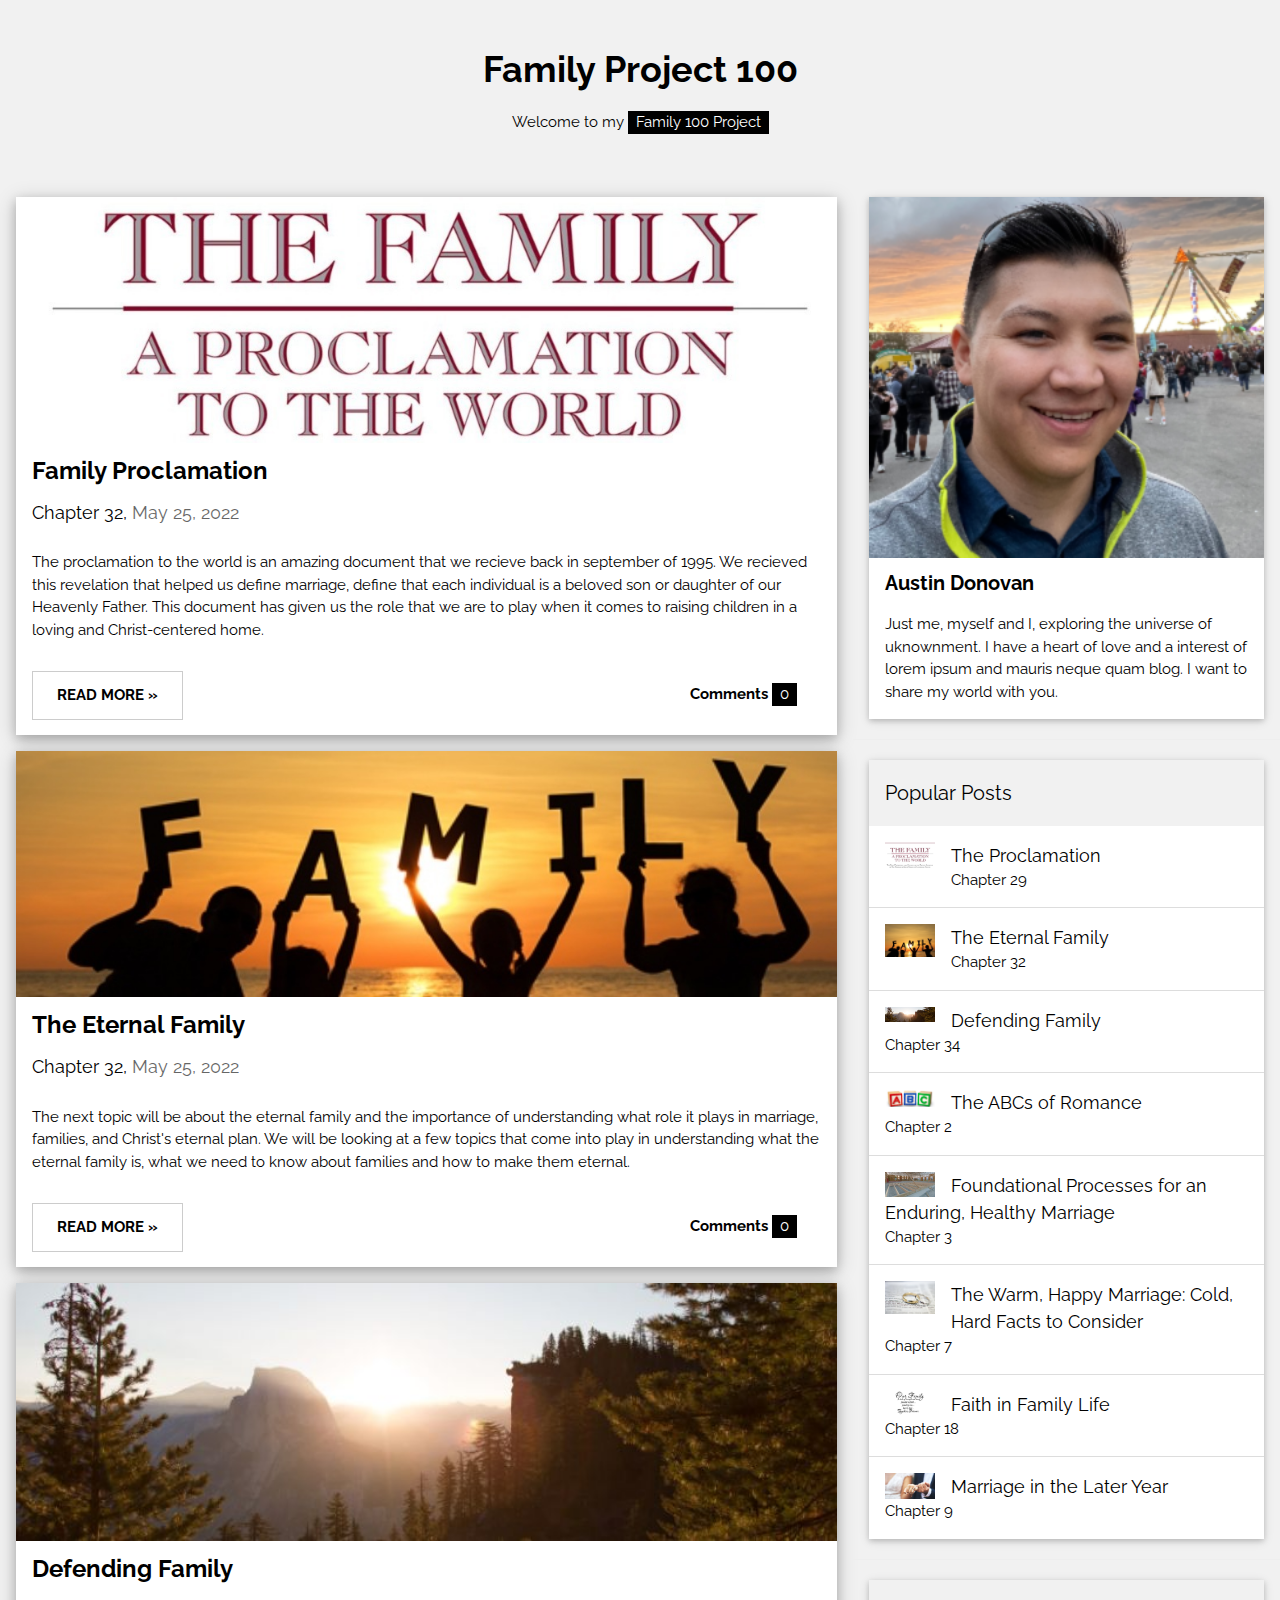
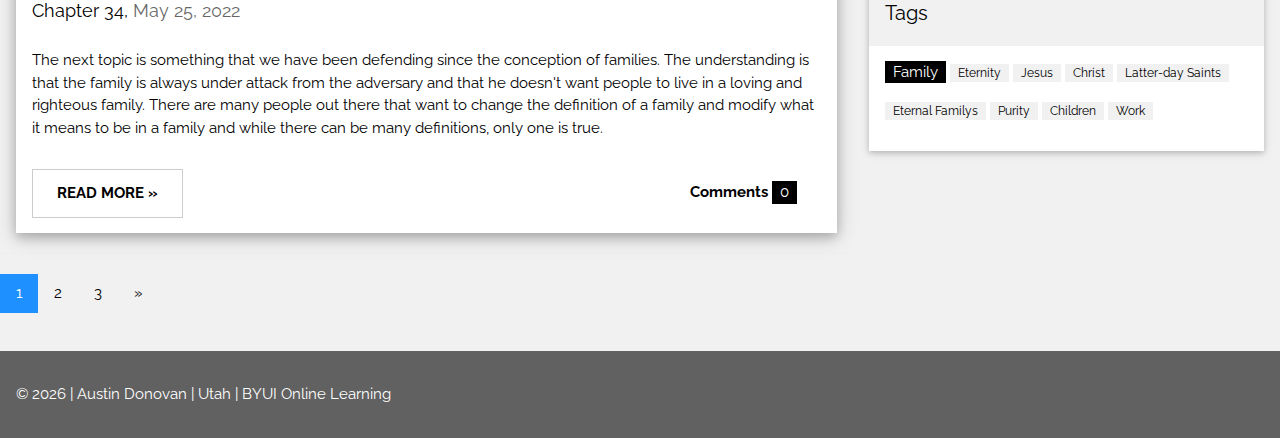
<file: index.html>
<!DOCTYPE html>
<html>
  <head>
    <title>Family 100 Project</title>
    <meta charset="UTF-8" />
    <meta name="viewport" content="width=device-width, initial-scale=1" />
    <!-- <link rel="stylesheet" href="https://www.w3schools.com/w3css/4/w3.css" /> -->
    <link rel="stylesheet" href="./style.css" />
    <link
      rel="stylesheet"
      href="https://fonts.googleapis.com/css?family=Raleway"
    />
    <style>
      body,
      h1,
      h2,
      h3,
      h4,
      h5 {
        font-family: "Raleway", sans-serif;
      }
    </style>
  </head>

  <body class="w3-light-grey">
    <!-- w3-content defines a container for fixed size centered content, 
and is wrapped around the whole page content, except for the footer in this example -->
    <div class="w3-content" style="max-width: 1400px">
      <!-- Header -->
      <header class="w3-container w3-center w3-padding-32">
        <h1>
          <b><a class="title" href="./index.html">Family Project 100</a></b>
        </h1>
        <p>Welcome to my <span class="w3-tag">Family 100 Project</span></p>
      </header>

      <!-- Grid -->
      <div class="w3-row">
        <!-- Blog entries -->
        <div class="w3-col l8 s12">
          <!-- Proclamation blog post -->
          <div class="w3-card-4 w3-margin w3-white">
            <img
              src="./images/family-proc2.jpg"
              alt="Nature"
              style="width: 100%; height: 50%"
            />
            <div class="w3-container">
              <h3><b>Family Proclamation</b></h3>
              <h5>
                Chapter 32,
                <span class="w3-opacity">May 25, 2022</span>
              </h5>
            </div>

            <div class="w3-container">
              <p>
                The proclamation to the world is an amazing document that we
                recieve back in september of 1995. We recieved this revelation
                that helped us define marriage, define that each individual is a
                beloved son or daughter of our Heavenly Father. This document
                has given us the role that we are to play when it comes to
                raising children in a loving and Christ-centered home.
              </p>
              <div class="w3-row">
                <div class="w3-col m8 s12">
                  <p>
                    <button
                      class="w3-button w3-padding-large w3-white w3-border"
                      onclick="location.href='./pages/family_proc.html'"
                    >
                      <b>READ MORE »</b>
                    </button>
                  </p>
                </div>
                <div class="w3-col m4 w3-hide-small">
                  <p>
                    <span class="w3-padding-large w3-right"
                      ><b>Comments </b> <span class="w3-tag">0</span></span
                    >
                  </p>
                </div>
              </div>
            </div>
          </div>
          <!-- Eternal family blog post -->
          <div class="w3-card-4 w3-margin w3-white">
            <img
              src="./images/cropped-family.jpeg"
              alt="Nature"
              style="width: 100%"
            />
            <div class="w3-container">
              <h3><b>The Eternal Family</b></h3>
              <h5>
                Chapter 32,
                <span class="w3-opacity">May 25, 2022</span>
              </h5>
            </div>

            <div class="w3-container">
              <p>
                The next topic will be about the eternal family and the
                importance of understanding what role it plays in marriage,
                families, and Christ's eternal plan. We will be looking at a few
                topics that come into play in understanding what the eternal
                family is, what we need to know about families and how to make
                them eternal.
              </p>
              <div class="w3-row">
                <div class="w3-col m8 s12">
                  <p>
                    <button
                      class="w3-button w3-padding-large w3-white w3-border"
                      onclick="location.href='./pages/eternal_family.html'"
                    >
                      <b>READ MORE »</b>
                    </button>
                  </p>
                </div>
                <div class="w3-col m4 w3-hide-small">
                  <p>
                    <span class="w3-padding-large w3-right"
                      ><b>Comments </b> <span class="w3-tag">0</span></span
                    >
                  </p>
                </div>
              </div>
            </div>
          </div>
          <!-- Efending the Family -->
          <div class="w3-card-4 w3-margin w3-white">
            <img src="./images/nature.jpeg" alt="Nature" style="width: 100%" />
            <div class="w3-container">
              <h3><b>Defending Family</b></h3>
              <h5>
                Chapter 34,
                <span class="w3-opacity">May 25, 2022</span>
              </h5>
            </div>

            <div class="w3-container">
              <p>
                The next topic is something that we have been defending since
                the conception of families. The understanding is that the family
                is always under attack from the adversary and that he doesn't
                want people to live in a loving and righteous family. There are
                many people out there that want to change the definition of a
                family and modify what it means to be in a family and while
                there can be many definitions, only one is true.
              </p>
              <div class="w3-row">
                <div class="w3-col m8 s12">
                  <p>
                    <button
                      class="w3-button w3-padding-large w3-white w3-border"
                      onclick="location.href='./pages/defending_family.html'"
                    >
                      <b>READ MORE »</b>
                    </button>
                  </p>
                </div>
                <div class="w3-col m4 w3-hide-small">
                  <p>
                    <span class="w3-padding-large w3-right"
                      ><b>Comments </b> <span class="w3-tag">0</span></span
                    >
                  </p>
                </div>
              </div>
            </div>
          </div>

          <hr />

          <!-- END BLOG ENTRIES -->
          <div class="pagination">
            <a class="active" href="./index.html">1</a>
            <a href="./index_page2.html">2</a>
            <a href="./index_page3.html">3</a>
            <a href="./index.html">&raquo;</a>
          </div>
        </div>

        <!-- Introduction menu -->
        <div class="w3-col l4">
          <!-- About Card -->
          <div class="w3-card w3-margin w3-margin-top">
            <img src="./images/profile resize.png" style="width: 100%" />
            <div class="w3-container w3-white">
              <h4><b>Austin Donovan</b></h4>
              <p>
                Just me, myself and I, exploring the universe of uknownment. I
                have a heart of love and a interest of lorem ipsum and mauris
                neque quam blog. I want to share my world with you.
              </p>
            </div>
          </div>
          <hr />

          <!-- Posts -->
          <div class="w3-card w3-margin">
            <div class="w3-container w3-padding">
              <h4>Popular Posts</h4>
            </div>
            <ul class="w3-ul w3-hoverable w3-white">
              <li class="w3-padding-16">
                <img
                  src="./images/family-proclamation.jpeg"
                  alt="Image"
                  class="w3-left w3-margin-right"
                  style="width: 50px"
                />
                <span class="w3-large">The Proclamation</span><br />
                <span>Chapter 29</span>
              </li>
              <li class="w3-padding-16">
                <img
                  src="./images/family-image.jpeg"
                  alt="Image"
                  class="w3-left w3-margin-right"
                  style="width: 50px"
                />
                <span class="w3-large">The Eternal Family</span><br />
                <span>Chapter 32</span>
              </li>
              <li class="w3-padding-16">
                <img
                  src="./images/nature.jpeg"
                  alt="Image"
                  class="w3-left w3-margin-right"
                  style="width: 50px"
                />
                <span class="w3-large">Defending Family </span><br />
                <span>Chapter 34</span>
              </li>
              <li class="w3-padding-16">
                <img
                  src="./images/abc.jpeg"
                  alt="Image"
                  class="w3-left w3-margin-right"
                  style="width: 50px"
                />
                <span class="w3-large">The ABCs of Romance</span><br />
                <span>Chapter 2</span>
              </li>
              <li class="w3-padding-16">
                <img
                  src="./images/foundation.jpeg"
                  alt="Image"
                  class="w3-left w3-margin-right"
                  style="width: 50px"
                />
                <span class="w3-large"
                  >Foundational Processes for an Enduring, Healthy Marriage </span
                ><br />
                <span>Chapter 3</span>
              </li>
              <li class="w3-padding-16">
                <img
                  src="./images/marriage_rings.png"
                  alt="Image"
                  class="w3-left w3-margin-right"
                  style="width: 50px"
                />
                <span class="w3-large"
                  >The Warm, Happy Marriage: Cold, Hard Facts to Consider </span
                ><br />
                <span>Chapter 7</span>
              </li>
              <li class="w3-padding-16">
                <img
                  src="./images/faith_in_family.png"
                  alt="Image"
                  class="w3-left w3-margin-right"
                  style="width: 50px"
                />
                <span class="w3-large">Faith in Family Life</span><br />
                <span>Chapter 18</span>
              </li>
              <li class="w3-padding-16 w3-hide-medium w3-hide-small">
                <img
                  src="./images/marriage_image.jpeg"
                  alt="Image"
                  class="w3-left w3-margin-right"
                  style="width: 50px"
                />
                <span class="w3-large">Marriage in the Later Year </span><br />
                <span>Chapter 9</span>
              </li>
            </ul>
          </div>
          <hr />

          <!-- Labels / tags -->
          <div class="w3-card w3-margin">
            <div class="w3-container w3-padding">
              <h4>Tags</h4>
            </div>
            <div class="w3-container w3-white">
              <p>
                <span class="w3-tag w3-black w3-margin-bottom">Family</span>
                <span class="w3-tag w3-light-grey w3-small w3-margin-bottom"
                  >Eternity</span
                >
                <span class="w3-tag w3-light-grey w3-small w3-margin-bottom"
                  >Jesus</span
                >
                <span class="w3-tag w3-light-grey w3-small w3-margin-bottom"
                  >Christ</span
                >
                <span class="w3-tag w3-light-grey w3-small w3-margin-bottom"
                  >Latter-day Saints</span
                >
                <span class="w3-tag w3-light-grey w3-small w3-margin-bottom"
                  >Eternal Familys</span
                >
                <span class="w3-tag w3-light-grey w3-small w3-margin-bottom"
                  >Purity</span
                >
                <span class="w3-tag w3-light-grey w3-small w3-margin-bottom"
                  >Children</span
                >
                <span class="w3-tag w3-light-grey w3-small w3-margin-bottom"
                  >Work</span
                >
              </p>
            </div>
          </div>
          <!-- END Introduction Menu -->
        </div>
        <!-- END GRID -->
      </div>
      <br />
      <!-- END w3-content -->
    </div>

    <!-- Footer -->
    <footer class="w3-container w3-dark-grey w3-padding-32 w3-margin-top">
      © <span id="year"></span> | Austin Donovan | Utah |
      <a
        id="byuLink"
        target="_blank"
        rel="noopener noreferrer"
        href="https://byui.edu"
        >BYUI Online Learning</a
      >
    </footer>
    <script src="./script.js"></script>
  </body>
</html>
</file>
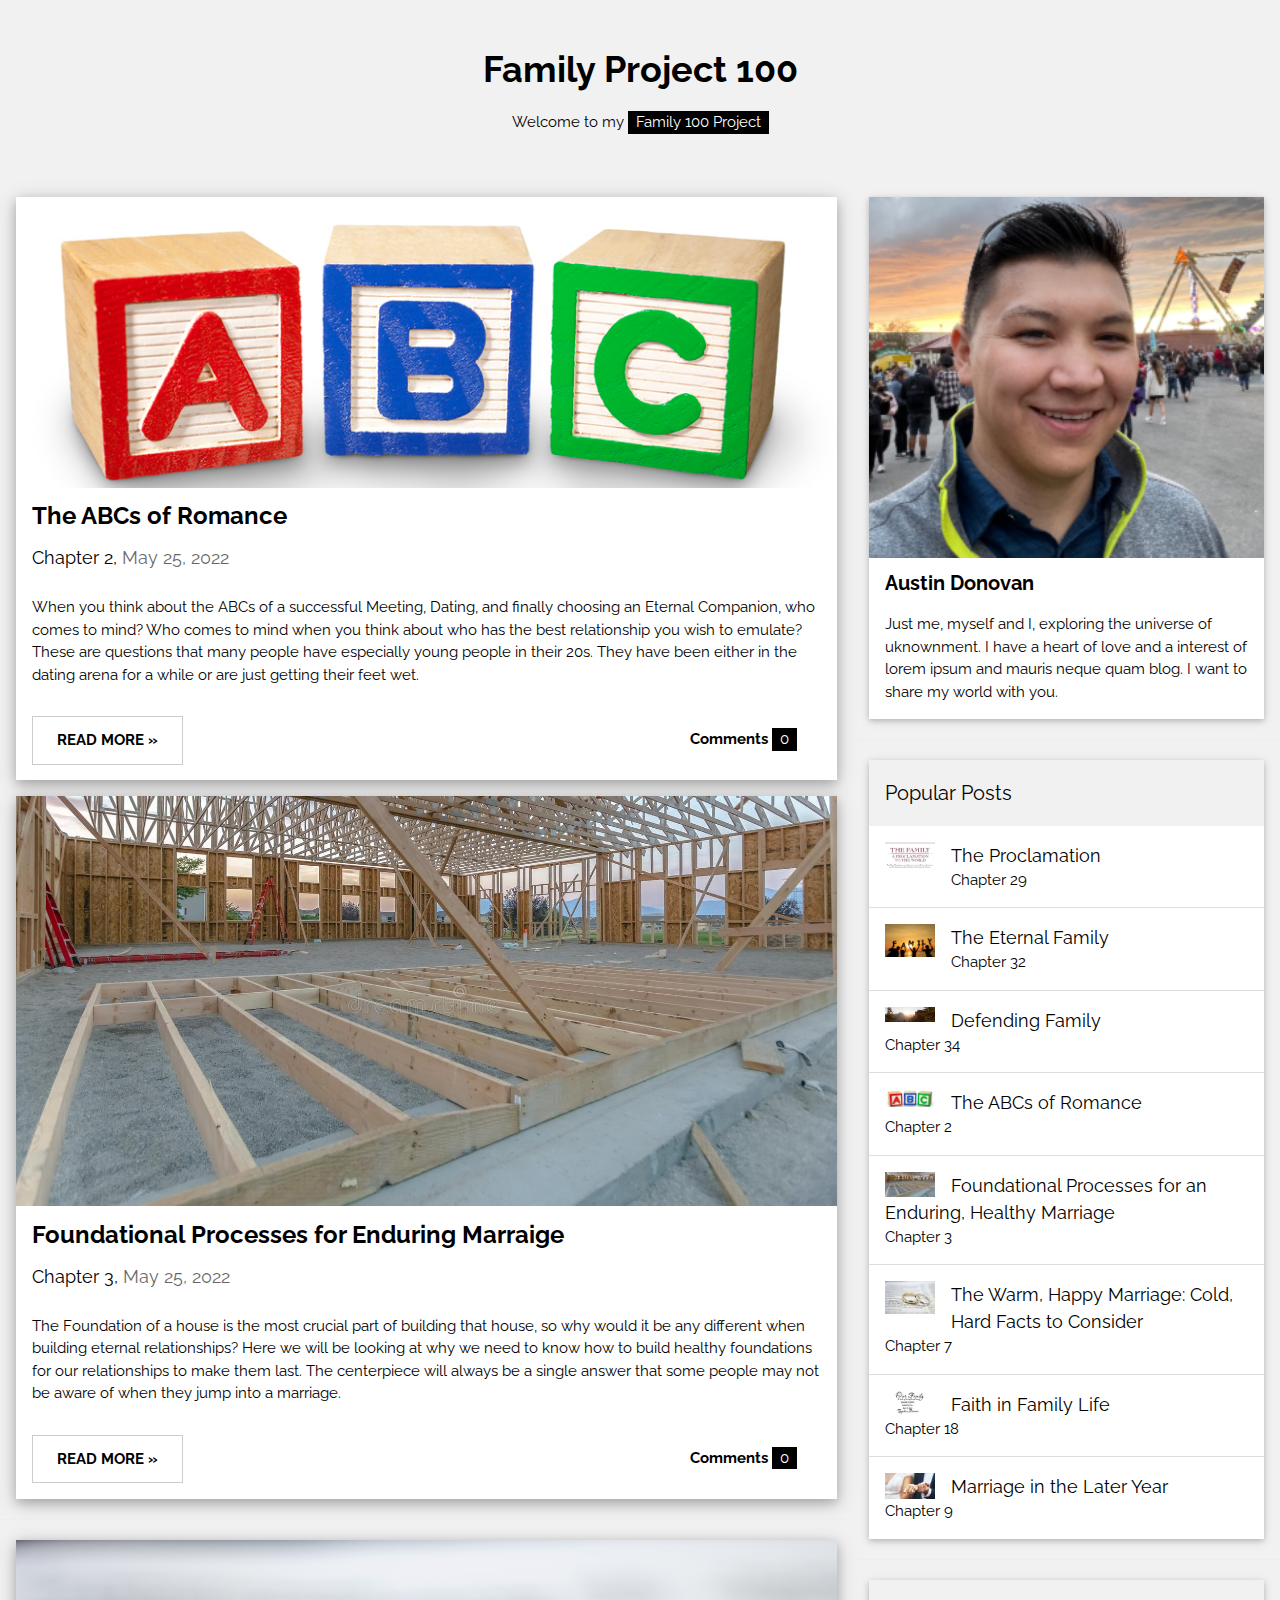
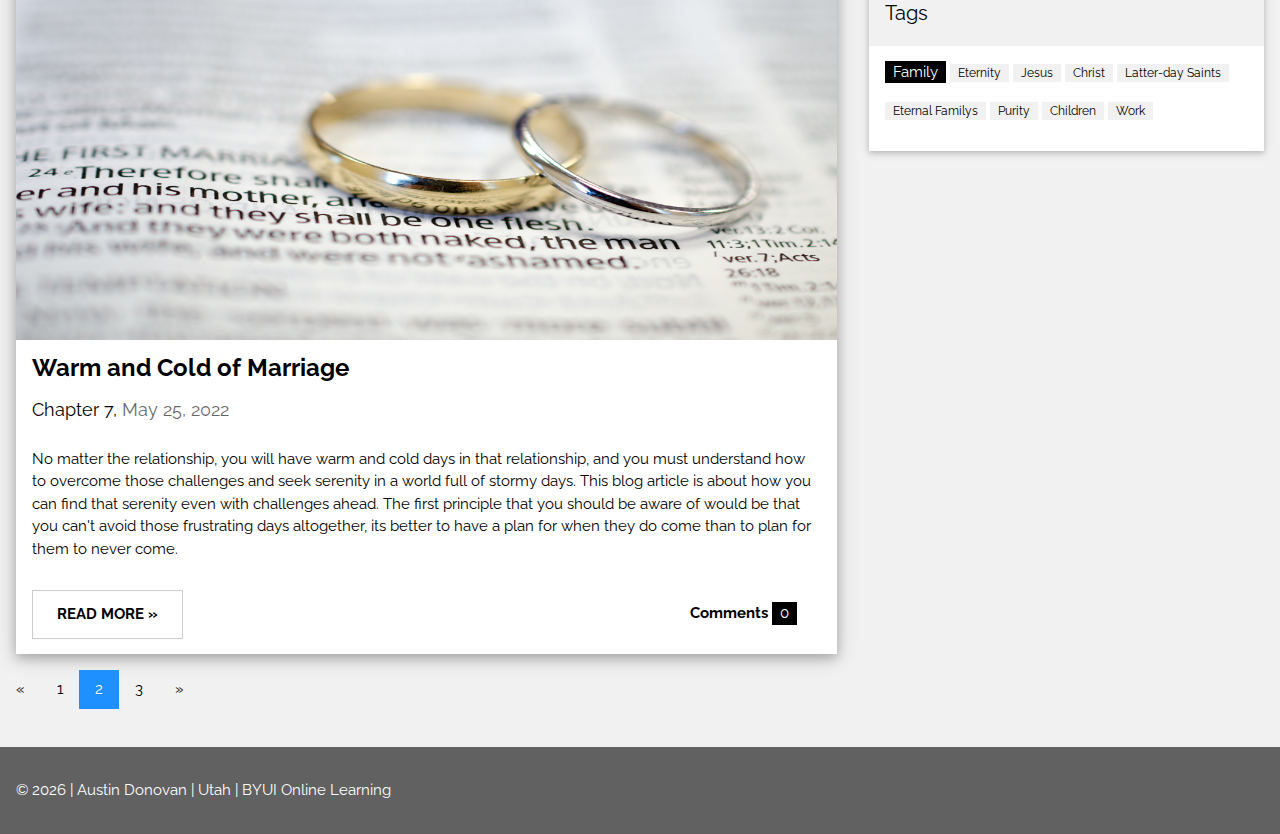
<file: index_page2.html>
<!DOCTYPE html>
<html>
  <head>
    <title>Family 100 Project</title>
    <meta charset="UTF-8" />
    <meta name="viewport" content="width=device-width, initial-scale=1" />
    <!-- <link rel="stylesheet" href="https://www.w3schools.com/w3css/4/w3.css" /> -->
    <link rel="stylesheet" href="./style.css" />
    <link
      rel="stylesheet"
      href="https://fonts.googleapis.com/css?family=Raleway"
    />
    <style>
      body,
      h1,
      h2,
      h3,
      h4,
      h5 {
        font-family: "Raleway", sans-serif;
      }
    </style>
  </head>

  <body class="w3-light-grey">
    <!-- w3-content defines a container for fixed size centered content, 
and is wrapped around the whole page content, except for the footer in this example -->
    <div class="w3-content" style="max-width: 1400px">
      <!-- Header -->
      <header class="w3-container w3-center w3-padding-32">
        <h1>
          <b><a class="title" href="./index.html">Family Project 100</a></b>
        </h1>
        <p>Welcome to my <span class="w3-tag">Family 100 Project</span></p>
      </header>

      <!-- Grid -->
      <div class="w3-row">
        <!-- Blog entries -->
        <div class="w3-col l8 s12">
          <!-- The ABCs of Romance blog post -->
          <div class="w3-card-4 w3-margin w3-white">
            <img src="./images/abc.jpeg" alt="Nature" style="width: 100%" />
            <div class="w3-container">
              <h3><b>The ABCs of Romance</b></h3>
              <h5>
                Chapter 2,
                <span class="w3-opacity">May 25, 2022</span>
              </h5>
            </div>

            <div class="w3-container">
              <p>
                When you think about the ABCs of a successful Meeting, Dating,
                and finally choosing an Eternal Companion, who comes to mind?
                Who comes to mind when you think about who has the best
                relationship you wish to emulate? These are questions that many
                people have especially young people in their 20s. They have been
                either in the dating arena for a while or are just getting their
                feet wet.
              </p>
              <div class="w3-row">
                <div class="w3-col m8 s12">
                  <p>
                    <button
                      class="w3-button w3-padding-large w3-white w3-border"
                      onclick="location.href='./pages/abcs_success.html'"
                    >
                      <b>READ MORE »</b>
                    </button>
                  </p>
                </div>
                <div class="w3-col m4 w3-hide-small">
                  <p>
                    <span class="w3-padding-large w3-right"
                      ><b>Comments </b> <span class="w3-tag">0</span></span
                    >
                  </p>
                </div>
              </div>
            </div>
          </div>
          <!-- Foundational Processes for enduring marraige blog post -->
          <div class="w3-card-4 w3-margin w3-white">
            <img
              src="./images/foundation.jpeg"
              alt="Nature"
              style="width: 100%"
            />
            <div class="w3-container">
              <h3><b>Foundational Processes for Enduring Marraige</b></h3>
              <h5>
                Chapter 3,
                <span class="w3-opacity">May 25, 2022</span>
              </h5>
            </div>

            <div class="w3-container">
              <p>
                The Foundation of a house is the most crucial part of building
                that house, so why would it be any different when building
                eternal relationships? Here we will be looking at why we need to
                know how to build healthy foundations for our relationships to
                make them last. The centerpiece will always be a single answer
                that some people may not be aware of when they jump into a
                marriage.
              </p>
              <div class="w3-row">
                <div class="w3-col m8 s12">
                  <p>
                    <button
                      class="w3-button w3-padding-large w3-white w3-border"
                      onclick="location.href='./pages/foundational_proc.html'"
                    >
                      <b>READ MORE »</b>
                    </button>
                  </p>
                </div>
                <div class="w3-col m4 w3-hide-small">
                  <p>
                    <span class="w3-padding-large w3-right"
                      ><b>Comments </b> <span class="w3-tag">0</span></span
                    >
                  </p>
                </div>
              </div>
            </div>
          </div>
          <hr />
          <!-- Warm and cold of marriage blog post -->
          <div class="w3-card-4 w3-margin w3-white">
            <img
              src="./images/marriage_rings.png"
              alt="Nature"
              style="width: 100%; height: 400px"
            />
            <div class="w3-container">
              <h3><b>Warm and Cold of Marriage</b></h3>
              <h5>
                Chapter 7,
                <span class="w3-opacity">May 25, 2022</span>
              </h5>
            </div>

            <div class="w3-container">
              <p>
                No matter the relationship, you will have warm and cold days in
                that relationship, and you must understand how to overcome those
                challenges and seek serenity in a world full of stormy days.
                This blog article is about how you can find that serenity even
                with challenges ahead. The first principle that you should be
                aware of would be that you can't avoid those frustrating days
                altogether, its better to have a plan for when they do come than
                to plan for them to never come.
              </p>
              <div class="w3-row">
                <div class="w3-col m8 s12">
                  <p>
                    <button
                      class="w3-button w3-padding-large w3-white w3-border"
                      onclick="location.href='./pages/warm_happy.html'"
                    >
                      <b>READ MORE »</b>
                    </button>
                  </p>
                </div>
                <div class="w3-col m4 w3-hide-small">
                  <p>
                    <span class="w3-padding-large w3-right"
                      ><b>Comments </b> <span class="w3-tag">0</span></span
                    >
                  </p>
                </div>
              </div>
            </div>
          </div>
          <!-- END BLOG ENTRIES -->
          <div class="pagination">
            <a href="./index.html">&laquo;</a>
            <a href="./index.html">1</a>
            <a class="active" href="./index_page2.html">2</a>
            <a href="./index_page3.html">3</a>
            <a href="./index_page3.html">&raquo;</a>
          </div>
        </div>

        <!-- Introduction menu -->
        <div class="w3-col l4">
          <!-- About Card -->
          <div class="w3-card w3-margin w3-margin-top">
            <img src="./images/profile resize.png" style="width: 100%" />
            <div class="w3-container w3-white">
              <h4><b>Austin Donovan</b></h4>
              <p>
                Just me, myself and I, exploring the universe of uknownment. I
                have a heart of love and a interest of lorem ipsum and mauris
                neque quam blog. I want to share my world with you.
              </p>
            </div>
          </div>
          <hr />

          <!-- Posts -->
          <div class="w3-card w3-margin">
            <div class="w3-container w3-padding">
              <h4>Popular Posts</h4>
            </div>
            <ul class="w3-ul w3-hoverable w3-white">
              <li class="w3-padding-16">
                <img
                  src="./images/family-proclamation.jpeg"
                  alt="Image"
                  class="w3-left w3-margin-right"
                  style="width: 50px"
                />
                <span class="w3-large">The Proclamation</span><br />
                <span>Chapter 29</span>
              </li>
              <li class="w3-padding-16">
                <img
                  src="./images/family-image.jpeg"
                  alt="Image"
                  class="w3-left w3-margin-right"
                  style="width: 50px"
                />
                <span class="w3-large">The Eternal Family</span><br />
                <span>Chapter 32</span>
              </li>
              <li class="w3-padding-16">
                <img
                  src="./images/nature.jpeg"
                  alt="Image"
                  class="w3-left w3-margin-right"
                  style="width: 50px"
                />
                <span class="w3-large">Defending Family </span><br />
                <span>Chapter 34</span>
              </li>
              <li class="w3-padding-16">
                <img
                  src="./images/abc.jpeg"
                  alt="Image"
                  class="w3-left w3-margin-right"
                  style="width: 50px"
                />
                <span class="w3-large">The ABCs of Romance</span><br />
                <span>Chapter 2</span>
              </li>
              <li class="w3-padding-16">
                <img
                  src="./images/foundation.jpeg"
                  alt="Image"
                  class="w3-left w3-margin-right"
                  style="width: 50px"
                />
                <span class="w3-large"
                  >Foundational Processes for an Enduring, Healthy Marriage </span
                ><br />
                <span>Chapter 3</span>
              </li>
              <li class="w3-padding-16">
                <img
                  src="./images/marriage_rings.png"
                  alt="Image"
                  class="w3-left w3-margin-right"
                  style="width: 50px"
                />
                <span class="w3-large"
                  >The Warm, Happy Marriage: Cold, Hard Facts to Consider </span
                ><br />
                <span>Chapter 7</span>
              </li>
              <li class="w3-padding-16">
                <img
                  src="./images/faith_in_family.png"
                  alt="Image"
                  class="w3-left w3-margin-right"
                  style="width: 50px"
                />
                <span class="w3-large">Faith in Family Life</span><br />
                <span>Chapter 18</span>
              </li>
              <li class="w3-padding-16 w3-hide-medium w3-hide-small">
                <img
                  src="./images/marriage_image.jpeg"
                  alt="Image"
                  class="w3-left w3-margin-right"
                  style="width: 50px"
                />
                <span class="w3-large">Marriage in the Later Year </span><br />
                <span>Chapter 9</span>
              </li>
            </ul>
          </div>
          <hr />

          <!-- Labels / tags -->
          <div class="w3-card w3-margin">
            <div class="w3-container w3-padding">
              <h4>Tags</h4>
            </div>
            <div class="w3-container w3-white">
              <p>
                <span class="w3-tag w3-black w3-margin-bottom">Family</span>
                <span class="w3-tag w3-light-grey w3-small w3-margin-bottom"
                  >Eternity</span
                >
                <span class="w3-tag w3-light-grey w3-small w3-margin-bottom"
                  >Jesus</span
                >
                <span class="w3-tag w3-light-grey w3-small w3-margin-bottom"
                  >Christ</span
                >
                <span class="w3-tag w3-light-grey w3-small w3-margin-bottom"
                  >Latter-day Saints</span
                >
                <span class="w3-tag w3-light-grey w3-small w3-margin-bottom"
                  >Eternal Familys</span
                >
                <span class="w3-tag w3-light-grey w3-small w3-margin-bottom"
                  >Purity</span
                >
                <span class="w3-tag w3-light-grey w3-small w3-margin-bottom"
                  >Children</span
                >
                <span class="w3-tag w3-light-grey w3-small w3-margin-bottom"
                  >Work</span
                >
              </p>
            </div>
          </div>
          <!-- END Introduction Menu -->
        </div>
        <!-- END GRID -->
      </div>
      <br />
      <!-- END w3-content -->
    </div>

    <!-- Footer -->
    <footer class="w3-container w3-dark-grey w3-padding-32 w3-margin-top">
      © <span id="year"></span> | Austin Donovan | Utah |
      <a
        id="byuLink"
        target="_blank"
        rel="noopener noreferrer"
        href="https://byui.edu"
        >BYUI Online Learning</a
      >
    </footer>
    <script src="./script.js"></script>
  </body>
</html>
</file>
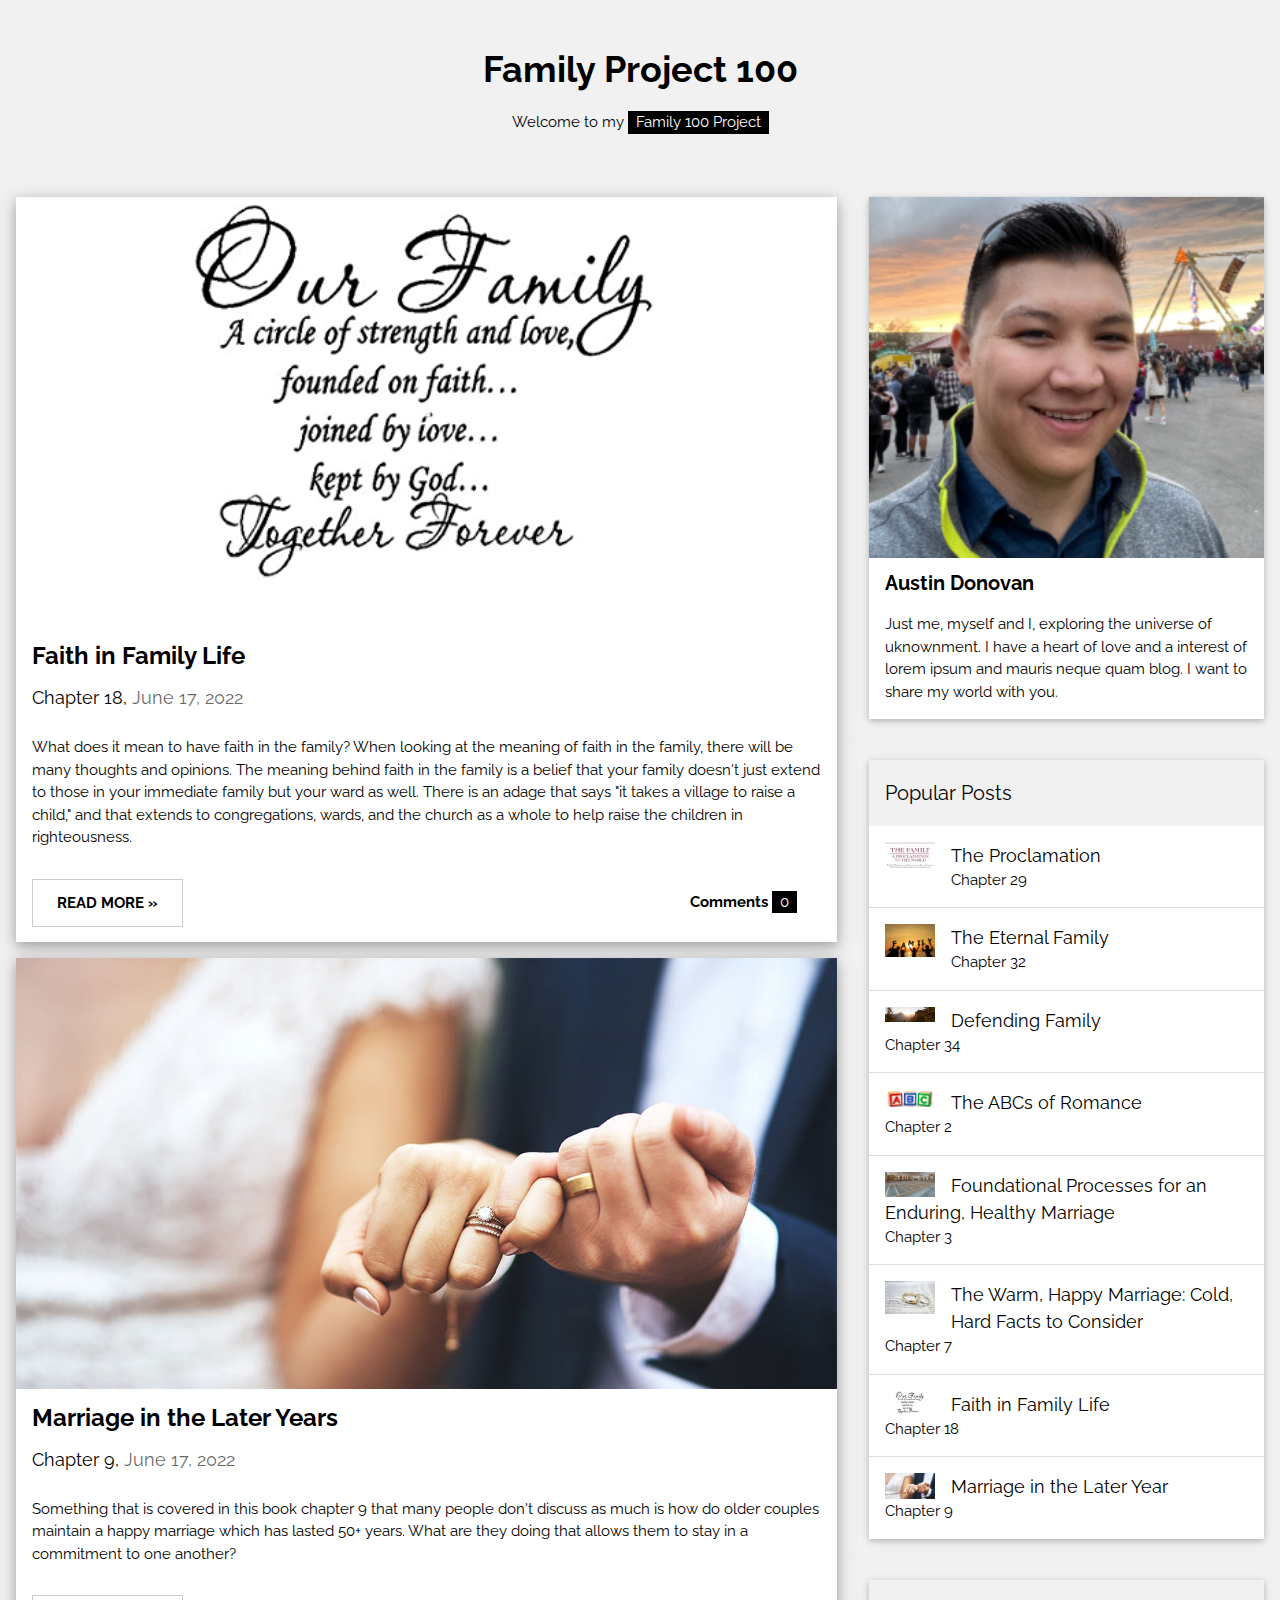
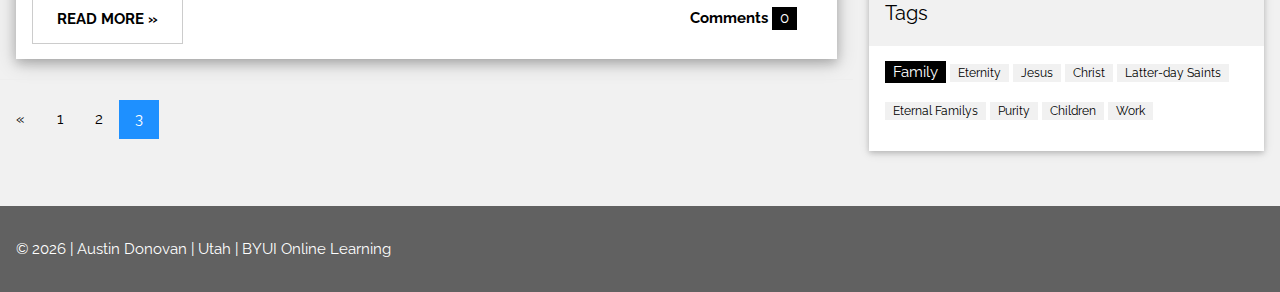
<file: index_page3.html>
<!DOCTYPE html>
<html>
  <head>
    <title>Family 100 Project</title>
    <meta charset="UTF-8" />
    <meta name="viewport" content="width=device-width, initial-scale=1" />
    <!-- <link rel="stylesheet" href="https://www.w3schools.com/w3css/4/w3.css" /> -->
    <link rel="stylesheet" href="./style.css" />
    <link
      rel="stylesheet"
      href="https://fonts.googleapis.com/css?family=Raleway"
    />
    <style>
      body,
      h1,
      h2,
      h3,
      h4,
      h5 {
        font-family: "Raleway", sans-serif;
      }
    </style>
  </head>

  <body class="w3-light-grey">
    <!-- w3-content defines a container for fixed size centered content, 
and is wrapped around the whole page content, except for the footer in this example -->
    <div class="w3-content" style="max-width: 1400px">
      <!-- Header -->
      <header class="w3-container w3-center w3-padding-32">
        <h1>
          <b><a class="title" href="./index.html">Family Project 100</a></b>
        </h1>
        <p>Welcome to my <span class="w3-tag">Family 100 Project</span></p>
      </header>

      <!-- Grid -->
      <div class="w3-row">
        <!-- Blog entries -->
        <div class="w3-col l8 s12">
          <!-- Faith in Family Life blog post -->
          <div class="w3-card-4 w3-margin w3-white">
            <img
              src="./images/faith_in_family.png"
              alt="Nature"
              style="width: 100%"
            />
            <div class="w3-container">
              <h3><b>Faith in Family Life</b></h3>
              <h5>
                Chapter 18,
                <span class="w3-opacity">June 17, 2022</span>
              </h5>
            </div>

            <div class="w3-container">
              <p>
                What does it mean to have faith in the family? When looking at
                the meaning of faith in the family, there will be many thoughts
                and opinions. The meaning behind faith in the family is a belief
                that your family doesn't just extend to those in your immediate
                family but your ward as well. There is an adage that says "it
                takes a village to raise a child," and that extends to
                congregations, wards, and the church as a whole to help raise
                the children in righteousness.
              </p>
              <div class="w3-row">
                <div class="w3-col m8 s12">
                  <p>
                    <button
                      class="w3-button w3-padding-large w3-white w3-border"
                      onclick="location.href='./pages/faith_in_family.html'"
                    >
                      <b>READ MORE »</b>
                    </button>
                  </p>
                </div>
                <div class="w3-col m4 w3-hide-small">
                  <p>
                    <span class="w3-padding-large w3-right"
                      ><b>Comments </b> <span class="w3-tag">0</span></span
                    >
                  </p>
                </div>
              </div>
            </div>
          </div>
          <!-- Marriage in the Later Years blog post -->
          <div class="w3-card-4 w3-margin w3-white">
            <img
              src="./images/marriage_image.jpeg"
              alt="Nature"
              style="width: 100%"
            />
            <div class="w3-container">
              <h3><b>Marriage in the Later Years</b></h3>
              <h5>
                Chapter 9,
                <span class="w3-opacity">June 17, 2022</span>
              </h5>
            </div>

            <div class="w3-container">
              <p>
                Something that is covered in this book chapter 9 that many
                people don't discuss as much is how do older couples maintain a
                happy marriage which has lasted 50+ years. What are they doing
                that allows them to stay in a commitment to one another?
              </p>
              <div class="w3-row">
                <div class="w3-col m8 s12">
                  <p>
                    <button
                      class="w3-button w3-padding-large w3-white w3-border"
                      onclick="location.href='./pages/later_years.html'"
                    >
                      <b>READ MORE »</b>
                    </button>
                  </p>
                </div>
                <div class="w3-col m4 w3-hide-small">
                  <p>
                    <span class="w3-padding-large w3-right"
                      ><b>Comments </b> <span class="w3-tag">0</span></span
                    >
                  </p>
                </div>
              </div>
            </div>
          </div>
          <hr />
          <!-- END BLOG ENTRIES -->
          <div class="pagination">
            <a href="./index_page2.html">&laquo;</a>
            <a href="./index.html">1</a>
            <a href="./index_page2.html">2</a>
            <a class="active" href="./index_page3.html">3</a>
          </div>
        </div>

        <!-- Introduction menu -->
        <div class="w3-col l4">
          <!-- About Card -->
          <div class="w3-card w3-margin w3-margin-top">
            <img src="./images/profile resize.png" style="width: 100%" />
            <div class="w3-container w3-white">
              <h4><b>Austin Donovan</b></h4>
              <p>
                Just me, myself and I, exploring the universe of uknownment. I
                have a heart of love and a interest of lorem ipsum and mauris
                neque quam blog. I want to share my world with you.
              </p>
            </div>
          </div>
          <hr />

          <!-- Posts -->
          <div class="w3-card w3-margin">
            <div class="w3-container w3-padding">
              <h4>Popular Posts</h4>
            </div>
            <ul class="w3-ul w3-hoverable w3-white">
              <li class="w3-padding-16">
                <img
                  src="./images/family-proclamation.jpeg"
                  alt="Image"
                  class="w3-left w3-margin-right"
                  style="width: 50px"
                />
                <span class="w3-large">The Proclamation</span><br />
                <span>Chapter 29</span>
              </li>
              <li class="w3-padding-16">
                <img
                  src="./images/family-image.jpeg"
                  alt="Image"
                  class="w3-left w3-margin-right"
                  style="width: 50px"
                />
                <span class="w3-large">The Eternal Family</span><br />
                <span>Chapter 32</span>
              </li>
              <li class="w3-padding-16">
                <img
                  src="./images/nature.jpeg"
                  alt="Image"
                  class="w3-left w3-margin-right"
                  style="width: 50px"
                />
                <span class="w3-large">Defending Family </span><br />
                <span>Chapter 34</span>
              </li>
              <li class="w3-padding-16">
                <img
                  src="./images/abc.jpeg"
                  alt="Image"
                  class="w3-left w3-margin-right"
                  style="width: 50px"
                />
                <span class="w3-large">The ABCs of Romance</span><br />
                <span>Chapter 2</span>
              </li>
              <li class="w3-padding-16">
                <img
                  src="./images/foundation.jpeg"
                  alt="Image"
                  class="w3-left w3-margin-right"
                  style="width: 50px"
                />
                <span class="w3-large"
                  >Foundational Processes for an Enduring, Healthy Marriage </span
                ><br />
                <span>Chapter 3</span>
              </li>
              <li class="w3-padding-16">
                <img
                  src="./images/marriage_rings.png"
                  alt="Image"
                  class="w3-left w3-margin-right"
                  style="width: 50px"
                />
                <span class="w3-large"
                  >The Warm, Happy Marriage: Cold, Hard Facts to Consider </span
                ><br />
                <span>Chapter 7</span>
              </li>
              <li class="w3-padding-16">
                <img
                  src="./images/faith_in_family.png"
                  alt="Image"
                  class="w3-left w3-margin-right"
                  style="width: 50px"
                />
                <span class="w3-large">Faith in Family Life</span><br />
                <span>Chapter 18</span>
              </li>
              <li class="w3-padding-16 w3-hide-medium w3-hide-small">
                <img
                  src="./images/marriage_image.jpeg"
                  alt="Image"
                  class="w3-left w3-margin-right"
                  style="width: 50px"
                />
                <span class="w3-large">Marriage in the Later Year </span><br />
                <span>Chapter 9</span>
              </li>
            </ul>
          </div>
          <hr />

          <!-- Labels / tags -->
          <div class="w3-card w3-margin">
            <div class="w3-container w3-padding">
              <h4>Tags</h4>
            </div>
            <div class="w3-container w3-white">
              <p>
                <span class="w3-tag w3-black w3-margin-bottom">Family</span>
                <span class="w3-tag w3-light-grey w3-small w3-margin-bottom"
                  >Eternity</span
                >
                <span class="w3-tag w3-light-grey w3-small w3-margin-bottom"
                  >Jesus</span
                >
                <span class="w3-tag w3-light-grey w3-small w3-margin-bottom"
                  >Christ</span
                >
                <span class="w3-tag w3-light-grey w3-small w3-margin-bottom"
                  >Latter-day Saints</span
                >
                <span class="w3-tag w3-light-grey w3-small w3-margin-bottom"
                  >Eternal Familys</span
                >
                <span class="w3-tag w3-light-grey w3-small w3-margin-bottom"
                  >Purity</span
                >
                <span class="w3-tag w3-light-grey w3-small w3-margin-bottom"
                  >Children</span
                >
                <span class="w3-tag w3-light-grey w3-small w3-margin-bottom"
                  >Work</span
                >
              </p>
            </div>
          </div>
          <!-- END Introduction Menu -->
        </div>
        <!-- END GRID -->
      </div>
      <br />
      <!-- END w3-content -->
    </div>

    <!-- Footer -->
    <footer class="w3-container w3-dark-grey w3-padding-32 w3-margin-top">
      © <span id="year"></span> | Austin Donovan | Utah |
      <a
        id="byuLink"
        target="_blank"
        rel="noopener noreferrer"
        href="https://byui.edu"
        >BYUI Online Learning</a
      >
    </footer>
    <script src="./script.js"></script>
  </body>
</html>
</file>
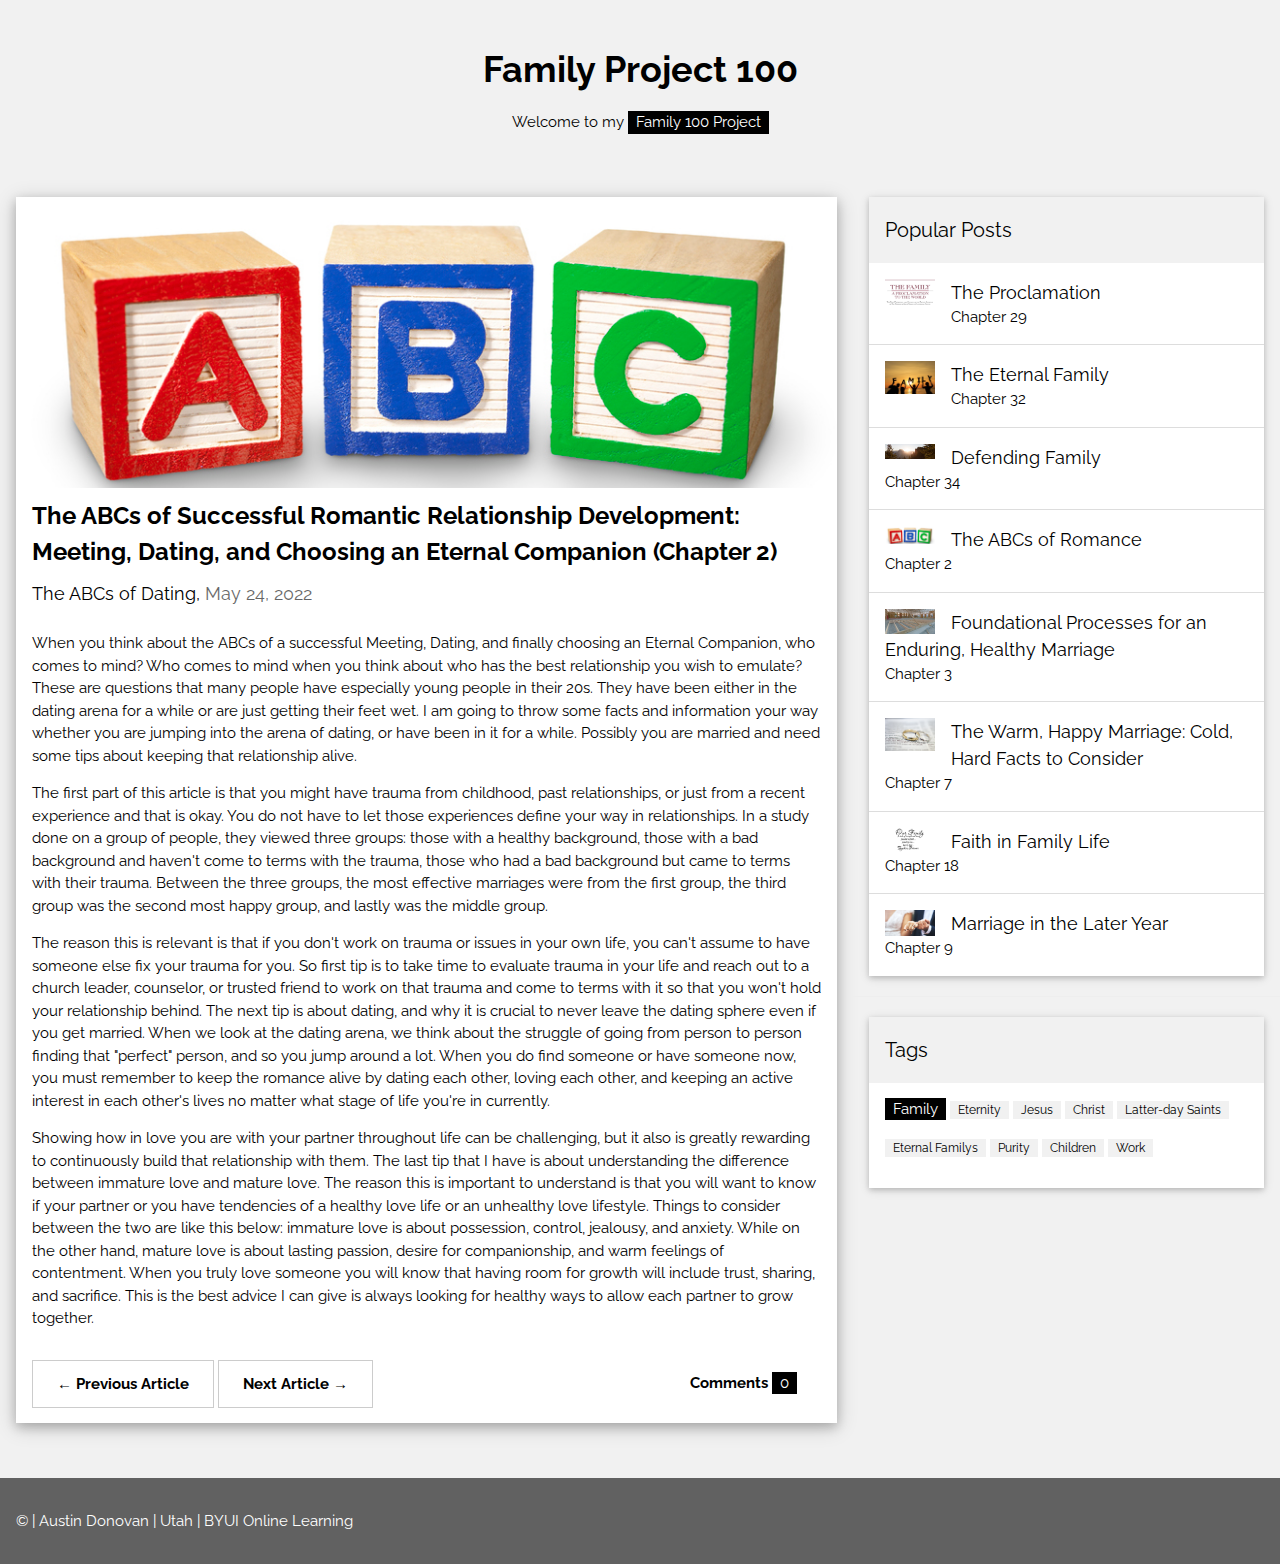
<file: pages/abcs_success.html>
<!DOCTYPE html>
<html>
  <head>
    <title>Blog Post 1</title>
    <meta charset="UTF-8" />
    <meta name="viewport" content="width=device-width, initial-scale=1" />

    <link rel="stylesheet" href="../style.css" />
    <link
      rel="stylesheet"
      href="https://fonts.googleapis.com/css?family=Raleway"
    />
    <style>
      body,
      h1,
      h2,
      h3,
      h4,
      h5 {
        font-family: "Raleway", sans-serif;
      }
    </style>
  </head>
  <body class="w3-light-grey">
    <!-- w3-content defines a container for fixed size centered content, 
and is wrapped around the whole page content, except for the footer in this example -->
    <div class="w3-content" style="max-width: 1400px">
      <!-- Header -->
      <header class="w3-container w3-center w3-padding-32">
        <h1>
          <b><a class="title" href="../index.html">Family Project 100</a></b>
        </h1>
        <p>Welcome to my <span class="w3-tag">Family 100 Project</span></p>
      </header>

      <!-- Grid -->
      <div class="w3-row">
        <!-- Blog entries -->
        <div class="w3-col l8 s12">
          <!-- Blog entry -->
          <div class="w3-card-4 w3-margin w3-white">
            <img src="../images/abc.jpeg" alt="Nature" style="width: 100%" />
            <div class="w3-container">
              <h3>
                <b
                  >The ABCs of Successful Romantic Relationship Development:
                  Meeting, Dating, and Choosing an Eternal Companion (Chapter 2)
                </b>
              </h3>
              <h5>
                The ABCs of Dating,
                <span class="w3-opacity">May 24, 2022</span>
              </h5>
            </div>

            <div class="w3-container">
              <p>
                When you think about the ABCs of a successful Meeting, Dating,
                and finally choosing an Eternal Companion, who comes to mind?
                Who comes to mind when you think about who has the best
                relationship you wish to emulate? These are questions that many
                people have especially young people in their 20s. They have been
                either in the dating arena for a while or are just getting their
                feet wet. I am going to throw some facts and information your
                way whether you are jumping into the arena of dating, or have
                been in it for a while. Possibly you are married and need some
                tips about keeping that relationship alive.
              </p>
              <p>
                The first part of this article is that you might have trauma
                from childhood, past relationships, or just from a recent
                experience and that is okay. You do not have to let those
                experiences define your way in relationships. In a study done on
                a group of people, they viewed three groups: those with a
                healthy background, those with a bad background and haven't come
                to terms with the trauma, those who had a bad background but
                came to terms with their trauma. Between the three groups, the
                most effective marriages were from the first group, the third
                group was the second most happy group, and lastly was the middle
                group.
              </p>
              <p>
                The reason this is relevant is that if you don't work on trauma
                or issues in your own life, you can't assume to have someone
                else fix your trauma for you. So first tip is to take time to
                evaluate trauma in your life and reach out to a church leader,
                counselor, or trusted friend to work on that trauma and come to
                terms with it so that you won't hold your relationship behind.
                The next tip is about dating, and why it is crucial to never
                leave the dating sphere even if you get married. When we look at
                the dating arena, we think about the struggle of going from
                person to person finding that "perfect" person, and so you jump
                around a lot. When you do find someone or have someone now, you
                must remember to keep the romance alive by dating each other,
                loving each other, and keeping an active interest in each
                other's lives no matter what stage of life you're in currently.
              </p>
              <p>
                Showing how in love you are with your partner throughout life
                can be challenging, but it also is greatly rewarding to
                continuously build that relationship with them. The last tip
                that I have is about understanding the difference between
                immature love and mature love. The reason this is important to
                understand is that you will want to know if your partner or you
                have tendencies of a healthy love life or an unhealthy love
                lifestyle. Things to consider between the two are like this
                below: immature love is about possession, control, jealousy, and
                anxiety. While on the other hand, mature love is about lasting
                passion, desire for companionship, and warm feelings of
                contentment. When you truly love someone you will know that
                having room for growth will include trust, sharing, and
                sacrifice. This is the best advice I can give is always looking
                for healthy ways to allow each partner to grow together.
              </p>
              <div class="w3-row">
                <div class="w3-col m8 s12">
                  <p>
                    <button
                      onclick="location.href='./defending_family.html'"
                      class="w3-button w3-padding-large w3-white w3-border"
                    >
                      <b>&larr; Previous Article</b>
                    </button>
                    <button
                      onclick="location.href='./foundational_proc.html'"
                      class="w3-button w3-padding-large w3-white w3-border"
                    >
                      <b>Next Article &rarr;</b>
                    </button>
                  </p>
                </div>
                <div class="w3-col m4 w3-hide-small">
                  <p>
                    <span class="w3-padding-large w3-right"
                      ><b>Comments </b> <span class="w3-tag">0</span></span
                    >
                  </p>
                </div>
              </div>
            </div>
          </div>
          <!-- END BLOG ENTRIES -->
        </div>

        <!-- Introduction menu -->
        <div class="w3-col l4">
          <!-- About Card -->
          <!--<div class="w3-card w3-margin w3-margin-top">
            <img src="http://placekitten.com/200/100" style="width: 100%" />
            <div class="w3-container w3-white">
              <h4><b>Austin Donovan</b></h4>
              <p>
                Just me, myself and I, exploring the universe of uknownment. I
                have a heart of love and a interest of lorem ipsum and mauris
                neque quam blog. I want to share my world with you.
              </p>
            </div>
          </div>
          <hr /> -->

          <!-- Posts -->
          <div class="w3-card w3-margin">
            <div class="w3-container w3-padding">
              <h4>Popular Posts</h4>
            </div>
            <ul class="w3-ul w3-hoverable w3-white">
              <li class="w3-padding-16">
                <img
                  src="../images/family-proclamation.jpeg"
                  alt="Image"
                  class="w3-left w3-margin-right"
                  style="width: 50px"
                />
                <span class="w3-large">The Proclamation</span><br />
                <span>Chapter 29</span>
              </li>
              <li class="w3-padding-16">
                <img
                  src="../images/family-image.jpeg"
                  alt="Image"
                  class="w3-left w3-margin-right"
                  style="width: 50px"
                />
                <span class="w3-large">The Eternal Family</span><br />
                <span>Chapter 32</span>
              </li>
              <li class="w3-padding-16">
                <img
                  src="../images/nature.jpeg"
                  alt="Image"
                  class="w3-left w3-margin-right"
                  style="width: 50px"
                />
                <span class="w3-large">Defending Family </span><br />
                <span>Chapter 34</span>
              </li>
              <li class="w3-padding-16">
                <img
                  src="../images/abc.jpeg"
                  alt="Image"
                  class="w3-left w3-margin-right"
                  style="width: 50px"
                />
                <span class="w3-large">The ABCs of Romance</span><br />
                <span>Chapter 2</span>
              </li>
              <li class="w3-padding-16">
                <img
                  src="../images/foundation.jpeg"
                  alt="Image"
                  class="w3-left w3-margin-right"
                  style="width: 50px"
                />
                <span class="w3-large"
                  >Foundational Processes for an Enduring, Healthy Marriage </span
                ><br />
                <span>Chapter 3</span>
              </li>
              <li class="w3-padding-16">
                <img
                  src="../images/marriage_rings.png"
                  alt="Image"
                  class="w3-left w3-margin-right"
                  style="width: 50px"
                />
                <span class="w3-large"
                  >The Warm, Happy Marriage: Cold, Hard Facts to Consider </span
                ><br />
                <span>Chapter 7</span>
              </li>
              <li class="w3-padding-16">
                <img
                  src="../images/faith_in_family.png"
                  alt="Image"
                  class="w3-left w3-margin-right"
                  style="width: 50px"
                />
                <span class="w3-large">Faith in Family Life</span><br />
                <span>Chapter 18</span>
              </li>
              <li class="w3-padding-16 w3-hide-medium w3-hide-small">
                <img
                  src="../images/marriage_image.jpeg"
                  alt="Image"
                  class="w3-left w3-margin-right"
                  style="width: 50px"
                />
                <span class="w3-large">Marriage in the Later Year </span><br />
                <span>Chapter 9</span>
              </li>
            </ul>
          </div>
          <hr />

          <!-- Labels / tags -->
          <div class="w3-card w3-margin">
            <div class="w3-container w3-padding">
              <h4>Tags</h4>
            </div>
            <div class="w3-container w3-white">
              <p>
                <span class="w3-tag w3-black w3-margin-bottom">Family</span>
                <span class="w3-tag w3-light-grey w3-small w3-margin-bottom"
                  >Eternity</span
                >
                <span class="w3-tag w3-light-grey w3-small w3-margin-bottom"
                  >Jesus</span
                >
                <span class="w3-tag w3-light-grey w3-small w3-margin-bottom"
                  >Christ</span
                >
                <span class="w3-tag w3-light-grey w3-small w3-margin-bottom"
                  >Latter-day Saints</span
                >
                <span class="w3-tag w3-light-grey w3-small w3-margin-bottom"
                  >Eternal Familys</span
                >
                <span class="w3-tag w3-light-grey w3-small w3-margin-bottom"
                  >Purity</span
                >
                <span class="w3-tag w3-light-grey w3-small w3-margin-bottom"
                  >Children</span
                >
                <span class="w3-tag w3-light-grey w3-small w3-margin-bottom"
                  >Work</span
                >
              </p>
            </div>
          </div>
          <!-- END Introduction Menu -->
        </div>
        <!-- END GRID -->
      </div>
      <br />
      <!-- END w3-content -->
    </div>

    <!-- Footer -->
    <footer class="w3-container w3-dark-grey w3-padding-32 w3-margin-top">
      © <span id="year"></span> | Austin Donovan | Utah |
      <a
        id="byuLink"
        target="_blank"
        rel="noopener noreferrer"
        href="https://byui.edu"
        >BYUI Online Learning</a
      >
    </footer>
  </body>
</html>
</file>
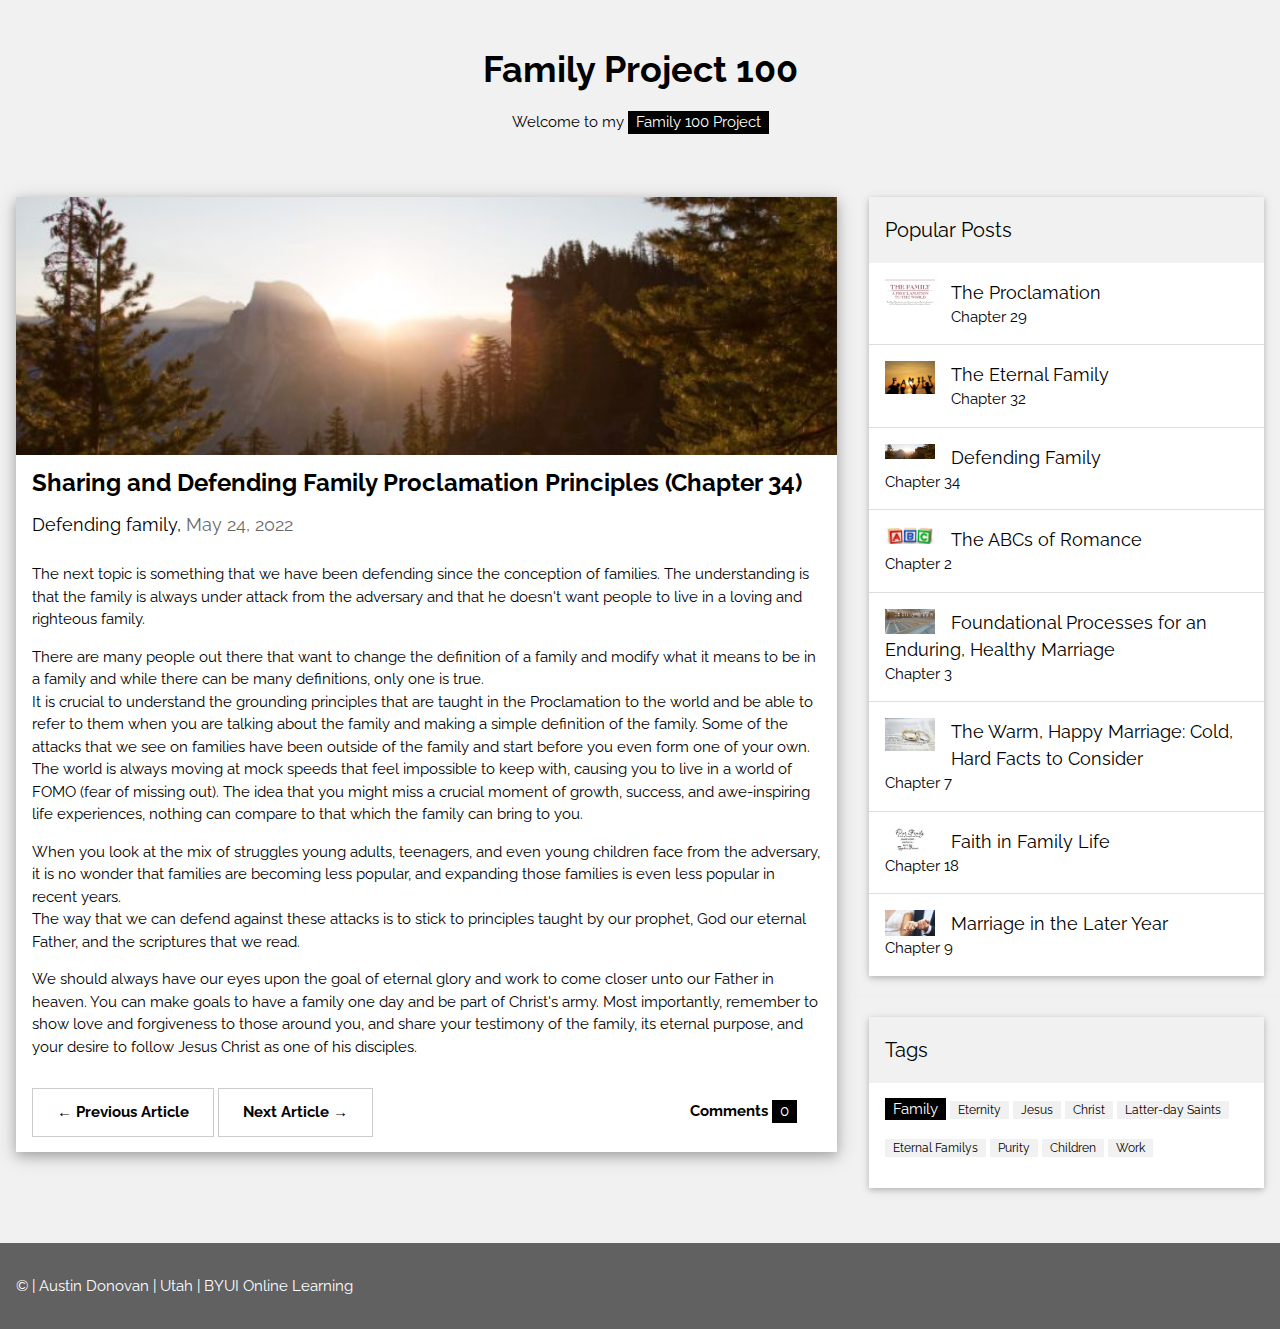
<file: pages/defending_family.html>
<!DOCTYPE html>
<html>
  <head>
    <title>Blog Post 1</title>
    <meta charset="UTF-8" />
    <meta name="viewport" content="width=device-width, initial-scale=1" />

    <link rel="stylesheet" href="../style.css" />
    <link
      rel="stylesheet"
      href="https://fonts.googleapis.com/css?family=Raleway"
    />
    <style>
      body,
      h1,
      h2,
      h3,
      h4,
      h5 {
        font-family: "Raleway", sans-serif;
      }
    </style>
  </head>
  <body class="w3-light-grey">
    <!-- w3-content defines a container for fixed size centered content, 
and is wrapped around the whole page content, except for the footer in this example -->
    <div class="w3-content" style="max-width: 1400px">
      <!-- Header -->
      <header class="w3-container w3-center w3-padding-32">
        <h1>
          <b><a class="title" href="../index.html">Family Project 100</a></b>
        </h1>
        <p>Welcome to my <span class="w3-tag">Family 100 Project</span></p>
      </header>

      <!-- Grid -->
      <div class="w3-row">
        <!-- Blog entries -->
        <div class="w3-col l8 s12">
          <!-- Blog entry -->
          <div class="w3-card-4 w3-margin w3-white">
            <img src="../images/nature.jpeg" alt="Nature" style="width: 100%" />
            <div class="w3-container">
              <h3>
                <b
                  >Sharing and Defending Family Proclamation Principles (Chapter
                  34)
                </b>
              </h3>
              <h5>
                Defending family,
                <span class="w3-opacity">May 24, 2022</span>
              </h5>
            </div>

            <div class="w3-container">
              <p>
                The next topic is something that we have been defending since
                the conception of families. The understanding is that the family
                is always under attack from the adversary and that he doesn't
                want people to live in a loving and righteous family.
              </p>
              <p>
                There are many people out there that want to change the
                definition of a family and modify what it means to be in a
                family and while there can be many definitions, only one is
                true. <br />
                It is crucial to understand the grounding principles that are
                taught in the Proclamation to the world and be able to refer to
                them when you are talking about the family and making a simple
                definition of the family. Some of the attacks that we see on
                families have been outside of the family and start before you
                even form one of your own.
                <br />
                The world is always moving at mock speeds that feel impossible
                to keep with, causing you to live in a world of FOMO (fear of
                missing out). The idea that you might miss a crucial moment of
                growth, success, and awe-inspiring life experiences, nothing can
                compare to that which the family can bring to you.
              </p>
              <p>
                When you look at the mix of struggles young adults, teenagers,
                and even young children face from the adversary, it is no wonder
                that families are becoming less popular, and expanding those
                families is even less popular in recent years. <br />
                The way that we can defend against these attacks is to stick to
                principles taught by our prophet, God our eternal Father, and
                the scriptures that we read.
              </p>
              <p>
                We should always have our eyes upon the goal of eternal glory
                and work to come closer unto our Father in heaven. You can make
                goals to have a family one day and be part of Christ's army.
                Most importantly, remember to show love and forgiveness to those
                around you, and share your testimony of the family, its eternal
                purpose, and your desire to follow Jesus Christ as one of his
                disciples.
              </p>
              <div class="w3-row">
                <div class="w3-col m8 s12">
                  <p>
                    <button
                      onclick="location.href='./eternal_family.html'"
                      class="w3-button w3-padding-large w3-white w3-border"
                    >
                      <b>&larr; Previous Article</b>
                    </button>
                    <button
                      onclick="location.href='./abcs_success.html'"
                      class="w3-button w3-padding-large w3-white w3-border"
                    >
                      <b>Next Article &rarr;</b>
                    </button>
                  </p>
                </div>
                <div class="w3-col m4 w3-hide-small">
                  <p>
                    <span class="w3-padding-large w3-right"
                      ><b>Comments </b> <span class="w3-tag">0</span></span
                    >
                  </p>
                </div>
              </div>
            </div>
          </div>
          <!-- END BLOG ENTRIES -->
        </div>

        <!-- Introduction menu -->
        <div class="w3-col l4">
          <!-- About Card -->
          <!--<div class="w3-card w3-margin w3-margin-top">
            <img src="http://placekitten.com/200/100" style="width: 100%" />
            <div class="w3-container w3-white">
              <h4><b>Austin Donovan</b></h4>
              <p>
                Just me, myself and I, exploring the universe of uknownment. I
                have a heart of love and a interest of lorem ipsum and mauris
                neque quam blog. I want to share my world with you.
              </p>
            </div>
          </div>
          <hr /> -->

          <!-- Posts -->
          <div class="w3-card w3-margin">
            <div class="w3-container w3-padding">
              <h4>Popular Posts</h4>
            </div>
            <ul class="w3-ul w3-hoverable w3-white">
              <li class="w3-padding-16">
                <img
                  src="../images/family-proclamation.jpeg"
                  alt="Image"
                  class="w3-left w3-margin-right"
                  style="width: 50px"
                />
                <span class="w3-large">The Proclamation</span><br />
                <span>Chapter 29</span>
              </li>
              <li class="w3-padding-16">
                <img
                  src="../images/family-image.jpeg"
                  alt="Image"
                  class="w3-left w3-margin-right"
                  style="width: 50px"
                />
                <span class="w3-large">The Eternal Family</span><br />
                <span>Chapter 32</span>
              </li>
              <li class="w3-padding-16">
                <img
                  src="../images/nature.jpeg"
                  alt="Image"
                  class="w3-left w3-margin-right"
                  style="width: 50px"
                />
                <span class="w3-large">Defending Family </span><br />
                <span>Chapter 34</span>
              </li>
              <li class="w3-padding-16">
                <img
                  src="../images/abc.jpeg"
                  alt="Image"
                  class="w3-left w3-margin-right"
                  style="width: 50px"
                />
                <span class="w3-large">The ABCs of Romance</span><br />
                <span>Chapter 2</span>
              </li>
              <li class="w3-padding-16">
                <img
                  src="../images/foundation.jpeg"
                  alt="Image"
                  class="w3-left w3-margin-right"
                  style="width: 50px"
                />
                <span class="w3-large"
                  >Foundational Processes for an Enduring, Healthy Marriage </span
                ><br />
                <span>Chapter 3</span>
              </li>
              <li class="w3-padding-16">
                <img
                  src="../images/marriage_rings.png"
                  alt="Image"
                  class="w3-left w3-margin-right"
                  style="width: 50px"
                />
                <span class="w3-large"
                  >The Warm, Happy Marriage: Cold, Hard Facts to Consider </span
                ><br />
                <span>Chapter 7</span>
              </li>
              <li class="w3-padding-16">
                <img
                  src="../images/faith_in_family.png"
                  alt="Image"
                  class="w3-left w3-margin-right"
                  style="width: 50px"
                />
                <span class="w3-large">Faith in Family Life</span><br />
                <span>Chapter 18</span>
              </li>
              <li class="w3-padding-16 w3-hide-medium w3-hide-small">
                <img
                  src="../images/marriage_image.jpeg"
                  alt="Image"
                  class="w3-left w3-margin-right"
                  style="width: 50px"
                />
                <span class="w3-large">Marriage in the Later Year </span><br />
                <span>Chapter 9</span>
              </li>
            </ul>
          </div>
          <hr />

          <!-- Labels / tags -->
          <div class="w3-card w3-margin">
            <div class="w3-container w3-padding">
              <h4>Tags</h4>
            </div>
            <div class="w3-container w3-white">
              <p>
                <span class="w3-tag w3-black w3-margin-bottom">Family</span>
                <span class="w3-tag w3-light-grey w3-small w3-margin-bottom"
                  >Eternity</span
                >
                <span class="w3-tag w3-light-grey w3-small w3-margin-bottom"
                  >Jesus</span
                >
                <span class="w3-tag w3-light-grey w3-small w3-margin-bottom"
                  >Christ</span
                >
                <span class="w3-tag w3-light-grey w3-small w3-margin-bottom"
                  >Latter-day Saints</span
                >
                <span class="w3-tag w3-light-grey w3-small w3-margin-bottom"
                  >Eternal Familys</span
                >
                <span class="w3-tag w3-light-grey w3-small w3-margin-bottom"
                  >Purity</span
                >
                <span class="w3-tag w3-light-grey w3-small w3-margin-bottom"
                  >Children</span
                >
                <span class="w3-tag w3-light-grey w3-small w3-margin-bottom"
                  >Work</span
                >
              </p>
            </div>
          </div>
          <!-- END Introduction Menu -->
        </div>
        <!-- END GRID -->
      </div>
      <br />
      <!-- END w3-content -->
    </div>

    <!-- Footer -->
    <footer class="w3-container w3-dark-grey w3-padding-32 w3-margin-top">
      © <span id="year"></span> | Austin Donovan | Utah |
      <a
        id="byuLink"
        target="_blank"
        rel="noopener noreferrer"
        href="https://byui.edu"
        >BYUI Online Learning</a
      >
    </footer>
  </body>
</html>
</file>
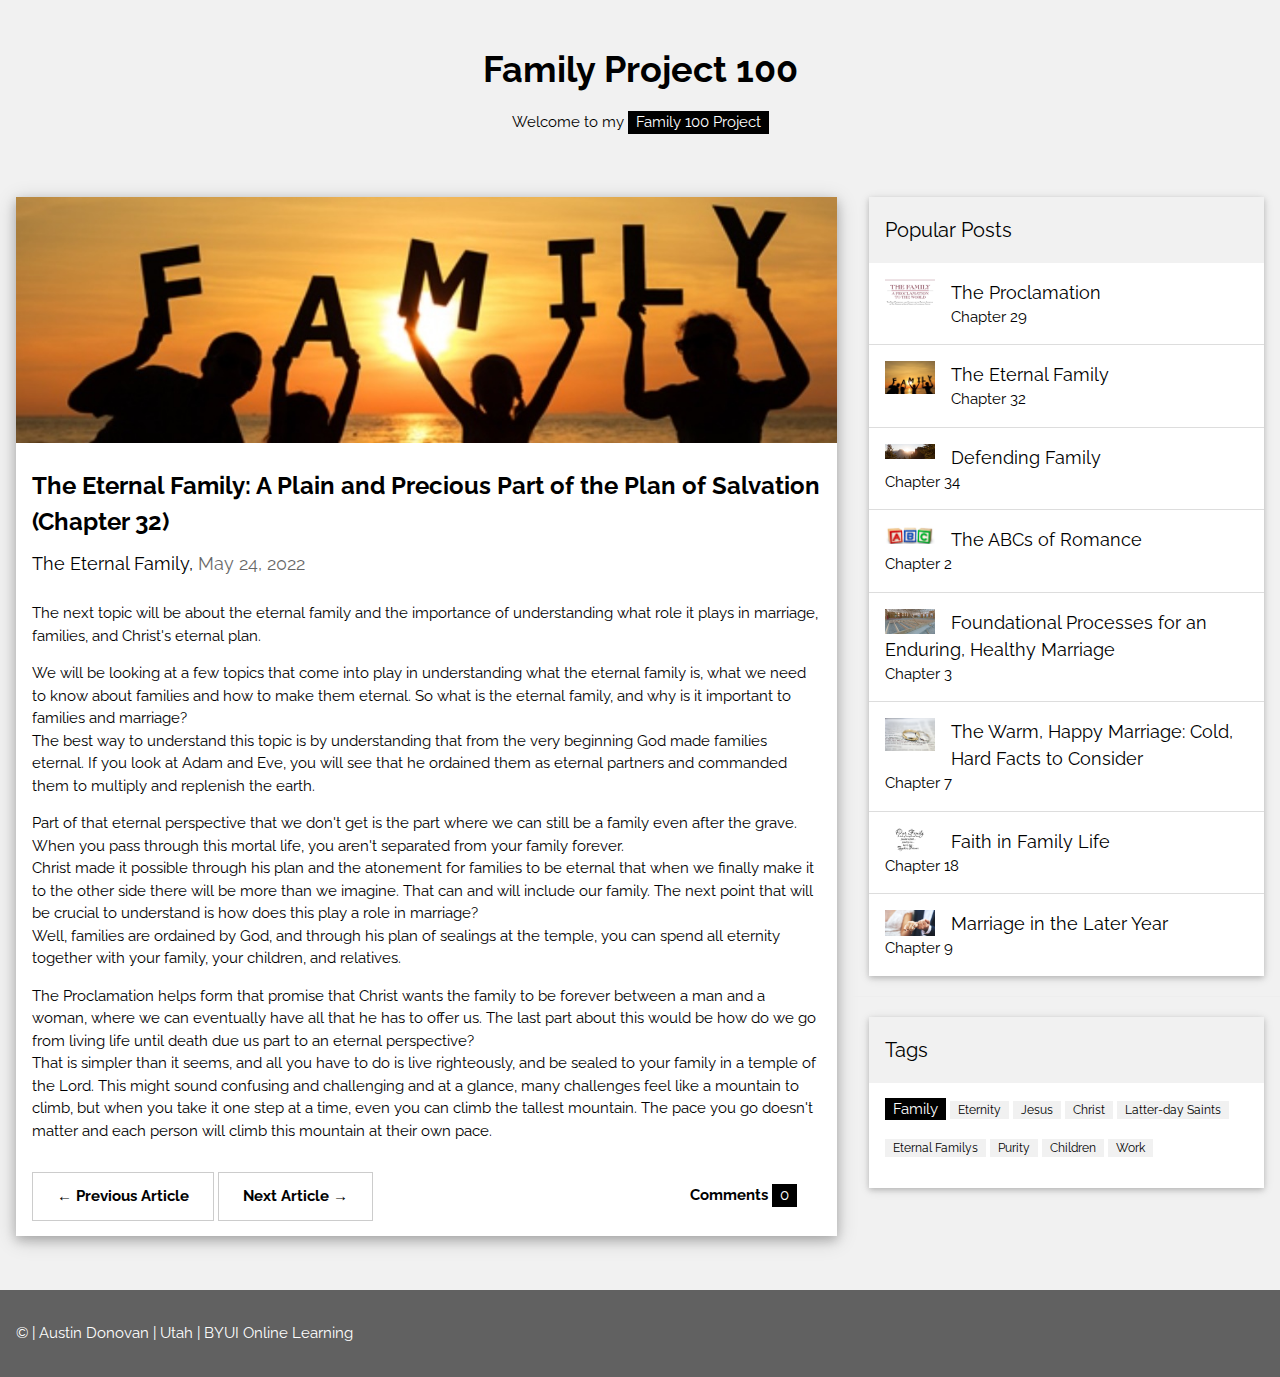
<file: pages/eternal_family.html>
<!DOCTYPE html>
<html>
  <head>
    <title>Blog Post 1</title>
    <meta charset="UTF-8" />
    <meta name="viewport" content="width=device-width, initial-scale=1" />

    <link rel="stylesheet" href="../style.css" />
    <link
      rel="stylesheet"
      href="https://fonts.googleapis.com/css?family=Raleway"
    />
    <style>
      body,
      h1,
      h2,
      h3,
      h4,
      h5 {
        font-family: "Raleway", sans-serif;
      }
    </style>
  </head>
  <body class="w3-light-grey">
    <!-- w3-content defines a container for fixed size centered content, 
and is wrapped around the whole page content, except for the footer in this example -->
    <div class="w3-content" style="max-width: 1400px">
      <!-- Header -->
      <header class="w3-container w3-center w3-padding-32">
        <h1>
          <b><a class="title" href="../index.html">Family Project 100</a></b>
        </h1>
        <p>Welcome to my <span class="w3-tag">Family 100 Project</span></p>
      </header>

      <!-- Grid -->
      <div class="w3-row">
        <!-- Blog entries -->
        <div class="w3-col l8 s12">
          <!-- Blog entry -->
          <div class="w3-card-4 w3-margin w3-white">
            <img
              src="../images/cropped-family.jpeg"
              alt="Nature"
              style="width: 100%; margin-bottom: 15px"
            />
            <div class="w3-container">
              <h3>
                <b
                  >The Eternal Family: A Plain and Precious Part of the Plan of
                  Salvation (Chapter 32)
                </b>
              </h3>
              <h5>
                The Eternal Family,
                <span class="w3-opacity">May 24, 2022</span>
              </h5>
            </div>

            <div class="w3-container">
              <p>
                The next topic will be about the eternal family and the
                importance of understanding what role it plays in marriage,
                families, and Christ's eternal plan.
              </p>
              <p>
                We will be looking at a few topics that come into play in
                understanding what the eternal family is, what we need to know
                about families and how to make them eternal. So what is the
                eternal family, and why is it important to families and
                marriage? <br />
                The best way to understand this topic is by understanding that
                from the very beginning God made families eternal. If you look
                at Adam and Eve, you will see that he ordained them as eternal
                partners and commanded them to multiply and replenish the earth.
              </p>
              <p>
                Part of that eternal perspective that we don't get is the part
                where we can still be a family even after the grave. When you
                pass through this mortal life, you aren't separated from your
                family forever.<br />
                Christ made it possible through his plan and the atonement for
                families to be eternal that when we finally make it to the other
                side there will be more than we imagine. That can and will
                include our family. The next point that will be crucial to
                understand is how does this play a role in marriage?
                <br />
                Well, families are ordained by God, and through his plan of
                sealings at the temple, you can spend all eternity together with
                your family, your children, and relatives.
              </p>
              <p>
                The Proclamation helps form that promise that Christ wants the
                family to be forever between a man and a woman, where we can
                eventually have all that he has to offer us. The last part about
                this would be how do we go from living life until death due us
                part to an eternal perspective? <br />
                That is simpler than it seems, and all you have to do is live
                righteously, and be sealed to your family in a temple of the
                Lord. This might sound confusing and challenging and at a
                glance, many challenges feel like a mountain to climb, but when
                you take it one step at a time, even you can climb the tallest
                mountain. The pace you go doesn't matter and each person will
                climb this mountain at their own pace.
              </p>
              <div class="w3-row">
                <div class="w3-col m8 s12">
                  <p>
                    <button
                      onclick="location.href='./family_proc.html'"
                      class="w3-button w3-padding-large w3-white w3-border"
                    >
                      <b>&larr; Previous Article</b>
                    </button>
                    <button
                      onclick="location.href='./defending_family.html'"
                      class="w3-button w3-padding-large w3-white w3-border"
                    >
                      <b>Next Article &rarr;</b>
                    </button>
                  </p>
                </div>
                <div class="w3-col m4 w3-hide-small">
                  <p>
                    <span class="w3-padding-large w3-right"
                      ><b>Comments </b> <span class="w3-tag">0</span></span
                    >
                  </p>
                </div>
              </div>
            </div>
          </div>
          <!-- END BLOG ENTRIES -->
        </div>

        <!-- Introduction menu -->
        <div class="w3-col l4">
          <!-- About Card -->
          <!--<div class="w3-card w3-margin w3-margin-top">
            <img src="http://placekitten.com/200/100" style="width: 100%" />
            <div class="w3-container w3-white">
              <h4><b>Austin Donovan</b></h4>
              <p>
                Just me, myself and I, exploring the universe of uknownment. I
                have a heart of love and a interest of lorem ipsum and mauris
                neque quam blog. I want to share my world with you.
              </p>
            </div>
          </div>
          <hr /> -->

          <!-- Posts -->
          <div class="w3-card w3-margin">
            <div class="w3-container w3-padding">
              <h4>Popular Posts</h4>
            </div>
            <ul class="w3-ul w3-hoverable w3-white">
              <li class="w3-padding-16">
                <img
                  src="../images/family-proclamation.jpeg"
                  alt="Image"
                  class="w3-left w3-margin-right"
                  style="width: 50px"
                />
                <span class="w3-large">The Proclamation</span><br />
                <span>Chapter 29</span>
              </li>
              <li class="w3-padding-16">
                <img
                  src="../images/family-image.jpeg"
                  alt="Image"
                  class="w3-left w3-margin-right"
                  style="width: 50px"
                />
                <span class="w3-large">The Eternal Family</span><br />
                <span>Chapter 32</span>
              </li>
              <li class="w3-padding-16">
                <img
                  src="../images/nature.jpeg"
                  alt="Image"
                  class="w3-left w3-margin-right"
                  style="width: 50px"
                />
                <span class="w3-large">Defending Family </span><br />
                <span>Chapter 34</span>
              </li>
              <li class="w3-padding-16">
                <img
                  src="../images/abc.jpeg"
                  alt="Image"
                  class="w3-left w3-margin-right"
                  style="width: 50px"
                />
                <span class="w3-large">The ABCs of Romance</span><br />
                <span>Chapter 2</span>
              </li>
              <li class="w3-padding-16">
                <img
                  src="../images/foundation.jpeg"
                  alt="Image"
                  class="w3-left w3-margin-right"
                  style="width: 50px"
                />
                <span class="w3-large"
                  >Foundational Processes for an Enduring, Healthy Marriage </span
                ><br />
                <span>Chapter 3</span>
              </li>
              <li class="w3-padding-16">
                <img
                  src="../images/marriage_rings.png"
                  alt="Image"
                  class="w3-left w3-margin-right"
                  style="width: 50px"
                />
                <span class="w3-large"
                  >The Warm, Happy Marriage: Cold, Hard Facts to Consider </span
                ><br />
                <span>Chapter 7</span>
              </li>
              <li class="w3-padding-16">
                <img
                  src="../images/faith_in_family.png"
                  alt="Image"
                  class="w3-left w3-margin-right"
                  style="width: 50px"
                />
                <span class="w3-large">Faith in Family Life</span><br />
                <span>Chapter 18</span>
              </li>
              <li class="w3-padding-16 w3-hide-medium w3-hide-small">
                <img
                  src="../images/marriage_image.jpeg"
                  alt="Image"
                  class="w3-left w3-margin-right"
                  style="width: 50px"
                />
                <span class="w3-large">Marriage in the Later Year </span><br />
                <span>Chapter 9</span>
              </li>
            </ul>
          </div>
          <hr />

          <!-- Labels / tags -->
          <div class="w3-card w3-margin">
            <div class="w3-container w3-padding">
              <h4>Tags</h4>
            </div>
            <div class="w3-container w3-white">
              <p>
                <span class="w3-tag w3-black w3-margin-bottom">Family</span>
                <span class="w3-tag w3-light-grey w3-small w3-margin-bottom"
                  >Eternity</span
                >
                <span class="w3-tag w3-light-grey w3-small w3-margin-bottom"
                  >Jesus</span
                >
                <span class="w3-tag w3-light-grey w3-small w3-margin-bottom"
                  >Christ</span
                >
                <span class="w3-tag w3-light-grey w3-small w3-margin-bottom"
                  >Latter-day Saints</span
                >
                <span class="w3-tag w3-light-grey w3-small w3-margin-bottom"
                  >Eternal Familys</span
                >
                <span class="w3-tag w3-light-grey w3-small w3-margin-bottom"
                  >Purity</span
                >
                <span class="w3-tag w3-light-grey w3-small w3-margin-bottom"
                  >Children</span
                >
                <span class="w3-tag w3-light-grey w3-small w3-margin-bottom"
                  >Work</span
                >
              </p>
            </div>
          </div>
          <!-- END Introduction Menu -->
        </div>
        <!-- END GRID -->
      </div>
      <br />
      <!-- END w3-content -->
    </div>

    <!-- Footer -->
    <footer class="w3-container w3-dark-grey w3-padding-32 w3-margin-top">
      © <span id="year"></span> | Austin Donovan | Utah |
      <a
        id="byuLink"
        target="_blank"
        rel="noopener noreferrer"
        href="https://byui.edu"
        >BYUI Online Learning</a
      >
    </footer>
  </body>
</html>
</file>
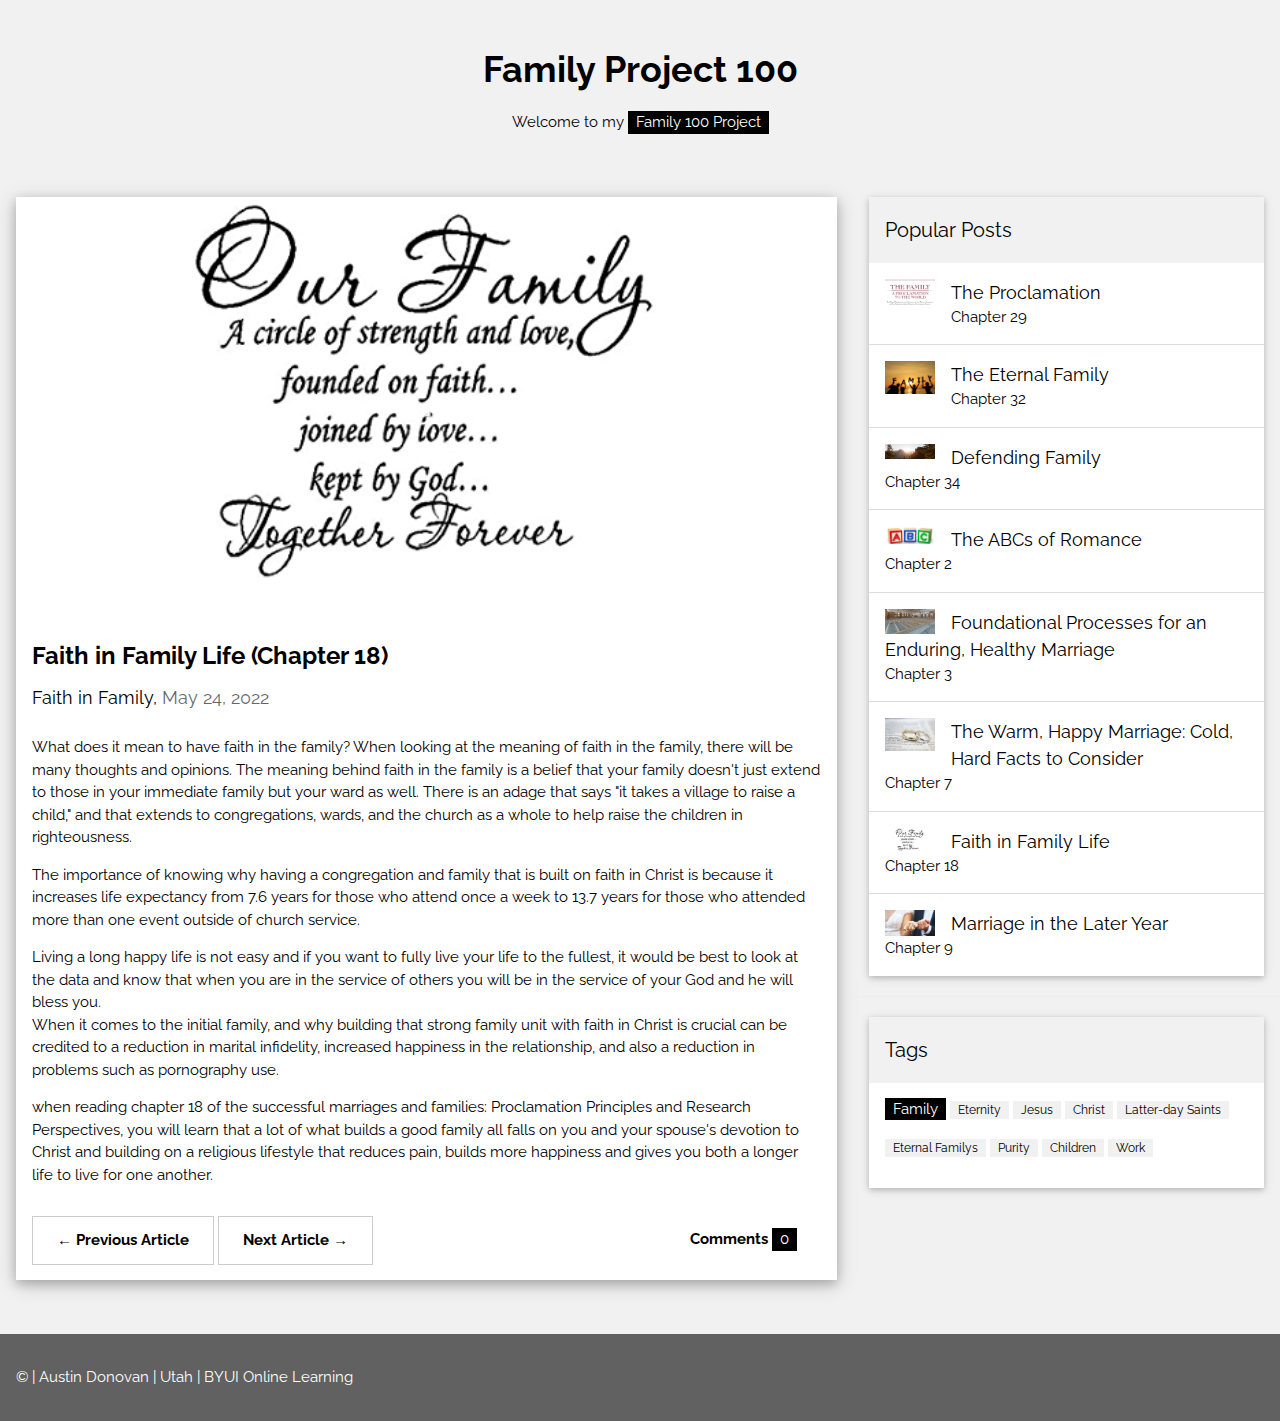
<file: pages/faith_in_family.html>
<!DOCTYPE html>
<html>
  <head>
    <title>Blog Post 1</title>
    <meta charset="UTF-8" />
    <meta name="viewport" content="width=device-width, initial-scale=1" />

    <link rel="stylesheet" href="../style.css" />
    <link
      rel="stylesheet"
      href="https://fonts.googleapis.com/css?family=Raleway"
    />
    <style>
      body,
      h1,
      h2,
      h3,
      h4,
      h5 {
        font-family: "Raleway", sans-serif;
      }
    </style>
  </head>
  <body class="w3-light-grey">
    <!-- w3-content defines a container for fixed size centered content, 
and is wrapped around the whole page content, except for the footer in this example -->
    <div class="w3-content" style="max-width: 1400px">
      <!-- Header -->
      <header class="w3-container w3-center w3-padding-32">
        <h1>
          <b><a class="title" href="../index.html">Family Project 100</a></b>
        </h1>
        <p>Welcome to my <span class="w3-tag">Family 100 Project</span></p>
      </header>

      <!-- Grid -->
      <div class="w3-row">
        <!-- Blog entries -->
        <div class="w3-col l8 s12">
          <!-- Blog entry -->
          <div class="w3-card-4 w3-margin w3-white">
            <img
              src="../images/faith_in_family.png"
              alt="Nature"
              style="width: 100%"
            />
            <div class="w3-container">
              <h3>
                <b>Faith in Family Life (Chapter 18)</b>
              </h3>
              <h5>
                Faith in Family,
                <span class="w3-opacity">May 24, 2022</span>
              </h5>
            </div>

            <div class="w3-container">
              <p>
                What does it mean to have faith in the family? When looking at
                the meaning of faith in the family, there will be many thoughts
                and opinions. The meaning behind faith in the family is a belief
                that your family doesn't just extend to those in your immediate
                family but your ward as well. There is an adage that says "it
                takes a village to raise a child," and that extends to
                congregations, wards, and the church as a whole to help raise
                the children in righteousness.
              </p>
              <p>
                The importance of knowing why having a congregation and family
                that is built on faith in Christ is because it increases life
                expectancy from 7.6 years for those who attend once a week to
                13.7 years for those who attended more than one event outside of
                church service.
              </p>
              <p>
                Living a long happy life is not easy and if you want to fully
                live your life to the fullest, it would be best to look at the
                data and know that when you are in the service of others you
                will be in the service of your God and he will bless you. <br />
                When it comes to the initial family, and why building that
                strong family unit with faith in Christ is crucial can be
                credited to a reduction in marital infidelity, increased
                happiness in the relationship, and also a reduction in problems
                such as pornography use.
              </p>
              <p>
                when reading chapter 18 of the successful marriages and
                families: Proclamation Principles and Research Perspectives, you
                will learn that a lot of what builds a good family all falls on
                you and your spouse's devotion to Christ and building on a
                religious lifestyle that reduces pain, builds more happiness and
                gives you both a longer life to live for one another.
              </p>
              <div class="w3-row">
                <div class="w3-col m8 s12">
                  <p>
                    <button
                      onclick="location.href='./warm_happy.html'"
                      class="w3-button w3-padding-large w3-white w3-border"
                    >
                      <b>&larr; Previous Article</b>
                    </button>
                    <button
                      onclick="location.href='./later_years.html'"
                      class="w3-button w3-padding-large w3-white w3-border"
                    >
                      <b>Next Article &rarr;</b>
                    </button>
                  </p>
                </div>
                <div class="w3-col m4 w3-hide-small">
                  <p>
                    <span class="w3-padding-large w3-right"
                      ><b>Comments </b> <span class="w3-tag">0</span></span
                    >
                  </p>
                </div>
              </div>
            </div>
          </div>
          <!-- END BLOG ENTRIES -->
        </div>

        <!-- Introduction menu -->
        <div class="w3-col l4">
          <!-- About Card -->
          <!--<div class="w3-card w3-margin w3-margin-top">
            <img src="http://placekitten.com/200/100" style="width: 100%" />
            <div class="w3-container w3-white">
              <h4><b>Austin Donovan</b></h4>
              <p>
                Just me, myself and I, exploring the universe of uknownment. I
                have a heart of love and a interest of lorem ipsum and mauris
                neque quam blog. I want to share my world with you.
              </p>
            </div>
          </div>
          <hr /> -->

          <!-- Posts -->
          <div class="w3-card w3-margin">
            <div class="w3-container w3-padding">
              <h4>Popular Posts</h4>
            </div>
            <ul class="w3-ul w3-hoverable w3-white">
              <li class="w3-padding-16">
                <img
                  src="../images/family-proclamation.jpeg"
                  alt="Image"
                  class="w3-left w3-margin-right"
                  style="width: 50px"
                />
                <span class="w3-large">The Proclamation</span><br />
                <span>Chapter 29</span>
              </li>
              <li class="w3-padding-16">
                <img
                  src="../images/family-image.jpeg"
                  alt="Image"
                  class="w3-left w3-margin-right"
                  style="width: 50px"
                />
                <span class="w3-large">The Eternal Family</span><br />
                <span>Chapter 32</span>
              </li>
              <li class="w3-padding-16">
                <img
                  src="../images/nature.jpeg"
                  alt="Image"
                  class="w3-left w3-margin-right"
                  style="width: 50px"
                />
                <span class="w3-large">Defending Family </span><br />
                <span>Chapter 34</span>
              </li>
              <li class="w3-padding-16">
                <img
                  src="../images/abc.jpeg"
                  alt="Image"
                  class="w3-left w3-margin-right"
                  style="width: 50px"
                />
                <span class="w3-large">The ABCs of Romance</span><br />
                <span>Chapter 2</span>
              </li>
              <li class="w3-padding-16">
                <img
                  src="../images/foundation.jpeg"
                  alt="Image"
                  class="w3-left w3-margin-right"
                  style="width: 50px"
                />
                <span class="w3-large"
                  >Foundational Processes for an Enduring, Healthy Marriage </span
                ><br />
                <span>Chapter 3</span>
              </li>
              <li class="w3-padding-16">
                <img
                  src="../images/marriage_rings.png"
                  alt="Image"
                  class="w3-left w3-margin-right"
                  style="width: 50px"
                />
                <span class="w3-large"
                  >The Warm, Happy Marriage: Cold, Hard Facts to Consider </span
                ><br />
                <span>Chapter 7</span>
              </li>
              <li class="w3-padding-16">
                <img
                  src="../images/faith_in_family.png"
                  alt="Image"
                  class="w3-left w3-margin-right"
                  style="width: 50px"
                />
                <span class="w3-large">Faith in Family Life</span><br />
                <span>Chapter 18</span>
              </li>
              <li class="w3-padding-16 w3-hide-medium w3-hide-small">
                <img
                  src="../images/marriage_image.jpeg"
                  alt="Image"
                  class="w3-left w3-margin-right"
                  style="width: 50px"
                />
                <span class="w3-large">Marriage in the Later Year </span><br />
                <span>Chapter 9</span>
              </li>
            </ul>
          </div>
          <hr />

          <!-- Labels / tags -->
          <div class="w3-card w3-margin">
            <div class="w3-container w3-padding">
              <h4>Tags</h4>
            </div>
            <div class="w3-container w3-white">
              <p>
                <span class="w3-tag w3-black w3-margin-bottom">Family</span>
                <span class="w3-tag w3-light-grey w3-small w3-margin-bottom"
                  >Eternity</span
                >
                <span class="w3-tag w3-light-grey w3-small w3-margin-bottom"
                  >Jesus</span
                >
                <span class="w3-tag w3-light-grey w3-small w3-margin-bottom"
                  >Christ</span
                >
                <span class="w3-tag w3-light-grey w3-small w3-margin-bottom"
                  >Latter-day Saints</span
                >
                <span class="w3-tag w3-light-grey w3-small w3-margin-bottom"
                  >Eternal Familys</span
                >
                <span class="w3-tag w3-light-grey w3-small w3-margin-bottom"
                  >Purity</span
                >
                <span class="w3-tag w3-light-grey w3-small w3-margin-bottom"
                  >Children</span
                >
                <span class="w3-tag w3-light-grey w3-small w3-margin-bottom"
                  >Work</span
                >
              </p>
            </div>
          </div>
          <!-- END Introduction Menu -->
        </div>
        <!-- END GRID -->
      </div>
      <br />
      <!-- END w3-content -->
    </div>

    <!-- Footer -->
    <footer class="w3-container w3-dark-grey w3-padding-32 w3-margin-top">
      © <span id="year"></span> | Austin Donovan | Utah |
      <a
        id="byuLink"
        target="_blank"
        rel="noopener noreferrer"
        href="https://byui.edu"
        >BYUI Online Learning</a
      >
    </footer>
  </body>
</html>
</file>
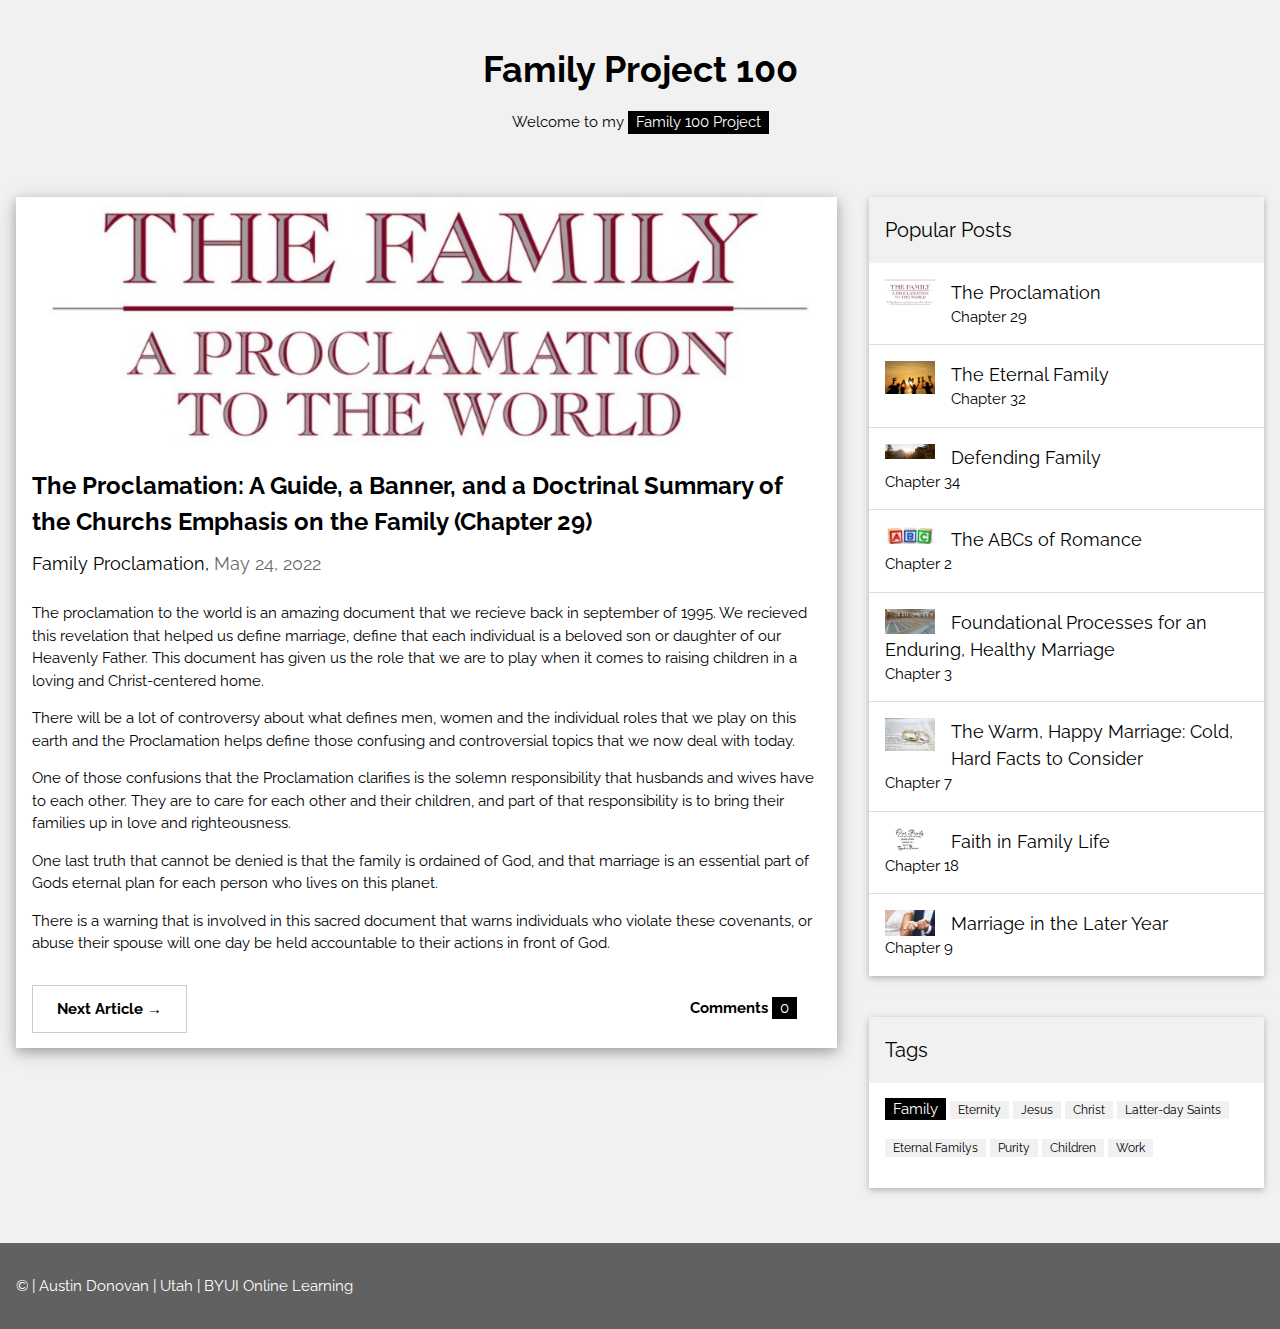
<file: pages/family_proc.html>
<!DOCTYPE html>
<html>
  <title>Blog Post 1</title>
  <head>
    <meta charset="UTF-8" />
    <meta name="viewport" content="width=device-width, initial-scale=1" />
    <link rel="stylesheet" href="../css/comment.css" />
    <link rel="stylesheet" href="../style.css" />
    <!-- CSS only -->
    <link
      href="https://cdn.jsdelivr.net/npm/bootstrap@5.2.0-beta1/dist/css/bootstrap.min.css"
      rel="stylesheet"
      integrity="sha384-0evHe/X+R7YkIZDRvuzKMRqM+OrBnVFBL6DOitfPri4tjfHxaWutUpFmBp4vmVor"
      crossorigin="anonymous"
    />
    <script src="https://ajax.googleapis.com/ajax/libs/jquery/3.6.0/jquery.min.js"></script>
    <link
      rel="stylesheet"
      href="https://cdnjs.cloudflare.com/ajax/libs/font-awesome/6.1.1/css/all.min.css"
      integrity="sha512-KfkfwYDsLkIlwQp6LFnl8zNdLGxu9YAA1QvwINks4PhcElQSvqcyVLLD9aMhXd13uQjoXtEKNosOWaZqXgel0g=="
      crossorigin="anonymous"
      referrerpolicy="no-referrer"
    />
    <link
      rel="stylesheet"
      href="https://fonts.googleapis.com/css?family=Raleway"
    />
    <style>
      body,
      h1,
      h2,
      h3,
      h4,
      h5 {
        font-family: "Raleway", sans-serif;
      }
    </style>
  </head>
  <body class="w3-light-grey">
    <!-- w3-content defines a container for fixed size centered content, 
and is wrapped around the whole page content, except for the footer in this example -->
    <div class="w3-content" style="max-width: 1400px">
      <!-- Header -->
      <header class="w3-container w3-center w3-padding-32">
        <h1>
          <b><a class="title" href="../index.html">Family Project 100</a></b>
        </h1>
        <p>Welcome to my <span class="w3-tag">Family 100 Project</span></p>
      </header>

      <!-- Grid -->
      <div class="w3-row">
        <!-- Blog entries -->
        <div class="w3-col l8 s12">
          <!-- Blog entry -->
          <div class="w3-card-4 w3-margin w3-white">
            <img
              src="../images/family-proc2.jpg"
              alt="Nature"
              style="width: 100%; margin-bottom: 15px"
            />
            <div class="w3-container">
              <h3>
                <b
                  >The Proclamation: A Guide, a Banner, and a Doctrinal Summary
                  of the Churchs Emphasis on the Family (Chapter 29)
                </b>
              </h3>
              <h5>
                Family Proclamation,
                <span class="w3-opacity">May 24, 2022</span>
              </h5>
            </div>

            <div class="w3-container">
              <p>
                The proclamation to the world is an amazing document that we
                recieve back in september of 1995. We recieved this revelation
                that helped us define marriage, define that each individual is a
                beloved son or daughter of our Heavenly Father. This document
                has given us the role that we are to play when it comes to
                raising children in a loving and Christ-centered home.
              </p>
              <p>
                There will be a lot of controversy about what defines men, women
                and the individual roles that we play on this earth and the
                Proclamation helps define those confusing and controversial
                topics that we now deal with today.
              </p>
              <p>
                One of those confusions that the Proclamation clarifies is the
                solemn responsibility that husbands and wives have to each
                other. They are to care for each other and their children, and
                part of that responsibility is to bring their families up in
                love and righteousness.
              </p>
              <p>
                One last truth that cannot be denied is that the family is
                ordained of God, and that marriage is an essential part of Gods
                eternal plan for each person who lives on this planet.
              </p>
              <p>
                There is a warning that is involved in this sacred document that
                warns individuals who violate these covenants, or abuse their
                spouse will one day be held accountable to their actions in
                front of God.
              </p>
              <div class="w3-row">
                <div class="w3-col m8 s12">
                  <p>
                    <button
                      onclick="location.href='./eternal_family.html'"
                      class="w3-button w3-padding-large w3-white w3-border"
                    >
                      <b>Next Article &rarr;</b>
                    </button>
                  </p>
                </div>
                <div class="w3-col m4 w3-hide-small">
                  <p>
                    <span class="w3-padding-large w3-right"
                      ><b>Comments </b> <span class="w3-tag">0</span></span
                    >
                  </p>
                </div>
              </div>
            </div>
          </div>

          <!-- <div
            class="container justify-content-center mt-5 border-left border-right"
          >
            <div class="d-flex justify-content-center py-2">
              <div class="second py-2 px-2">
                <span class="text1"
                  >The author has some good points about why the proclamation is
                  a great starting point for building a family.</span
                >
                <div class="d-flex justify-content-between py-1 pt-2">
                  <div>
                    <img
                      src="../images/profilePic1_faml100.jpeg"
                      width="18"
                    /><span class="text2">Martha</span>
                  </div>
                  <div>
                    <span class="text3">Upvote?</span
                    ><span class="thumbup"
                      ><i class="fa-solid fa-thumbs-up"></i></span
                    ><span class="text4">3</span>
                  </div>
                </div>
              </div>
            </div>
            <div class="d-flex justify-content-center py-2">
              <div class="second py-2 px-2">
                <span class="text1"
                  >I love the information about the proclamation in this
                  article.</span
                >
                <div class="d-flex justify-content-between py-1 pt-2">
                  <div>
                    <img
                      src="../images/profilePic2_faml100.jpeg"
                      width="18"
                    /><span class="text2">Curtis</span>
                  </div>
                  <div>
                    <span class="text3">Upvote?</span
                    ><span class="thumbup"
                      ><i class="fa-solid fa-thumbs-up"></i></span
                    ><span class="text4">2</span>
                  </div>
                </div>
              </div>
            </div>
            <div class="d-flex justify-content-center py-2">
              <div class="second py-2 px-2">
                <span class="text1"
                  >Truly inspiring notes about the proclamation!</span
                >
                <div class="d-flex justify-content-between py-1 pt-2">
                  <div>
                    <img
                      src="../images/profilePic3_faml100.png"
                      width="18"
                    /><span class="text2">Beth</span>
                  </div>
                  <div>
                    <span class="text3 text3o">Upvoted</span
                    ><span class="thumbup"
                      ><i class="fa fa-thumbs-up thumbupo"></i></span
                    ><span class="text4 text4i">1</span>
                  </div>
                </div>
              </div>
            </div>
            <div class="d-flex justify-content-center py-2 pb-3">
              <div class="second py-2 px-2">
                <span class="text1"
                  >had some good info on the proclamation!</span
                >
                <div class="d-flex justify-content-between py-1 pt-2">
                  <div>
                    <img
                      src="../images/profilePic3_faml100.png"
                      width="18"
                    /><span class="text2">Curtis</span>
                  </div>
                  <div>
                    <span class="text3">Upvote?</span
                    ><span class="thumbup"
                      ><i class="fa-solid fa-thumbs-up"></i></span
                    ><span class="text4">0</span>
                  </div>
                </div>
              </div>
            </div>
            <div class="d-flex justify-content-center pt-3 pb-2">
              <input
                type="text"
                name="text"
                placeholder="Add a comment"
                class="form-control addtxt"
                disabled
              />
              <input
                type="submit"
                name="submit"
                class="form-control addtxt"
                style="
                  width: 35%;
                  text-align: center;
                  background-color: #00a5f4;
                "
                value="Submit"
                disabled
              />
            </div>
          </div> -->
          <!-- END BLOG ENTRIES -->
        </div>

        <!-- Introduction menu -->
        <div class="w3-col l4">
          <!-- About Card -->
          <!--<div class="w3-card w3-margin w3-margin-top">
            <img src="http://placekitten.com/200/100" style="width: 100%" />
            <div class="w3-container w3-white">
              <h4><b>Austin Donovan</b></h4>
              <p>
                Just me, myself and I, exploring the universe of uknownment. I
                have a heart of love and a interest of lorem ipsum and mauris
                neque quam blog. I want to share my world with you.
              </p>
            </div>
          </div>
          <hr /> -->

          <!-- Posts -->
          <div class="w3-card w3-margin">
            <div class="w3-container w3-padding">
              <h4>Popular Posts</h4>
            </div>
            <ul class="w3-ul w3-hoverable w3-white">
              <li class="w3-padding-16">
                <img
                  src="../images/family-proclamation.jpeg"
                  alt="Image"
                  class="w3-left w3-margin-right"
                  style="width: 50px"
                />
                <span class="w3-large">The Proclamation</span><br />
                <span>Chapter 29</span>
              </li>
              <li class="w3-padding-16">
                <img
                  src="../images/family-image.jpeg"
                  alt="Image"
                  class="w3-left w3-margin-right"
                  style="width: 50px"
                />
                <span class="w3-large">The Eternal Family</span><br />
                <span>Chapter 32</span>
              </li>
              <li class="w3-padding-16">
                <img
                  src="../images/nature.jpeg"
                  alt="Image"
                  class="w3-left w3-margin-right"
                  style="width: 50px"
                />
                <span class="w3-large">Defending Family </span><br />
                <span>Chapter 34</span>
              </li>
              <li class="w3-padding-16">
                <img
                  src="../images/abc.jpeg"
                  alt="Image"
                  class="w3-left w3-margin-right"
                  style="width: 50px"
                />
                <span class="w3-large">The ABCs of Romance</span><br />
                <span>Chapter 2</span>
              </li>
              <li class="w3-padding-16">
                <img
                  src="../images/foundation.jpeg"
                  alt="Image"
                  class="w3-left w3-margin-right"
                  style="width: 50px"
                />
                <span class="w3-large"
                  >Foundational Processes for an Enduring, Healthy Marriage </span
                ><br />
                <span>Chapter 3</span>
              </li>
              <li class="w3-padding-16">
                <img
                  src="../images/marriage_rings.png"
                  alt="Image"
                  class="w3-left w3-margin-right"
                  style="width: 50px"
                />
                <span class="w3-large"
                  >The Warm, Happy Marriage: Cold, Hard Facts to Consider </span
                ><br />
                <span>Chapter 7</span>
              </li>
              <li class="w3-padding-16">
                <img
                  src="../images/faith_in_family.png"
                  alt="Image"
                  class="w3-left w3-margin-right"
                  style="width: 50px"
                />
                <span class="w3-large">Faith in Family Life</span><br />
                <span>Chapter 18</span>
              </li>
              <li class="w3-padding-16 w3-hide-medium w3-hide-small">
                <img
                  src="../images/marriage_image.jpeg"
                  alt="Image"
                  class="w3-left w3-margin-right"
                  style="width: 50px"
                />
                <span class="w3-large">Marriage in the Later Year </span><br />
                <span>Chapter 9</span>
              </li>
            </ul>
          </div>
          <hr />

          <!-- Labels / tags -->
          <div class="w3-card w3-margin">
            <div class="w3-container w3-padding">
              <h4>Tags</h4>
            </div>
            <div class="w3-container w3-white">
              <p>
                <span class="w3-tag w3-black w3-margin-bottom">Family</span>
                <span class="w3-tag w3-light-grey w3-small w3-margin-bottom"
                  >Eternity</span
                >
                <span class="w3-tag w3-light-grey w3-small w3-margin-bottom"
                  >Jesus</span
                >
                <span class="w3-tag w3-light-grey w3-small w3-margin-bottom"
                  >Christ</span
                >
                <span class="w3-tag w3-light-grey w3-small w3-margin-bottom"
                  >Latter-day Saints</span
                >
                <span class="w3-tag w3-light-grey w3-small w3-margin-bottom"
                  >Eternal Familys</span
                >
                <span class="w3-tag w3-light-grey w3-small w3-margin-bottom"
                  >Purity</span
                >
                <span class="w3-tag w3-light-grey w3-small w3-margin-bottom"
                  >Children</span
                >
                <span class="w3-tag w3-light-grey w3-small w3-margin-bottom"
                  >Work</span
                >
              </p>
            </div>
          </div>
          <!-- END Introduction Menu -->
        </div>
        <!-- END GRID -->
      </div>
      <br />
      <!-- END w3-content -->
    </div>

    <!-- Footer -->
    <footer class="w3-container w3-dark-grey w3-padding-32 w3-margin-top">
      © <span id="year"></span> | Austin Donovan | Utah |
      <a
        id="byuLink"
        target="_blank"
        rel="noopener noreferrer"
        href="https://byui.edu"
        >BYUI Online Learning</a
      >
    </footer>
  </body>
</html>
</file>
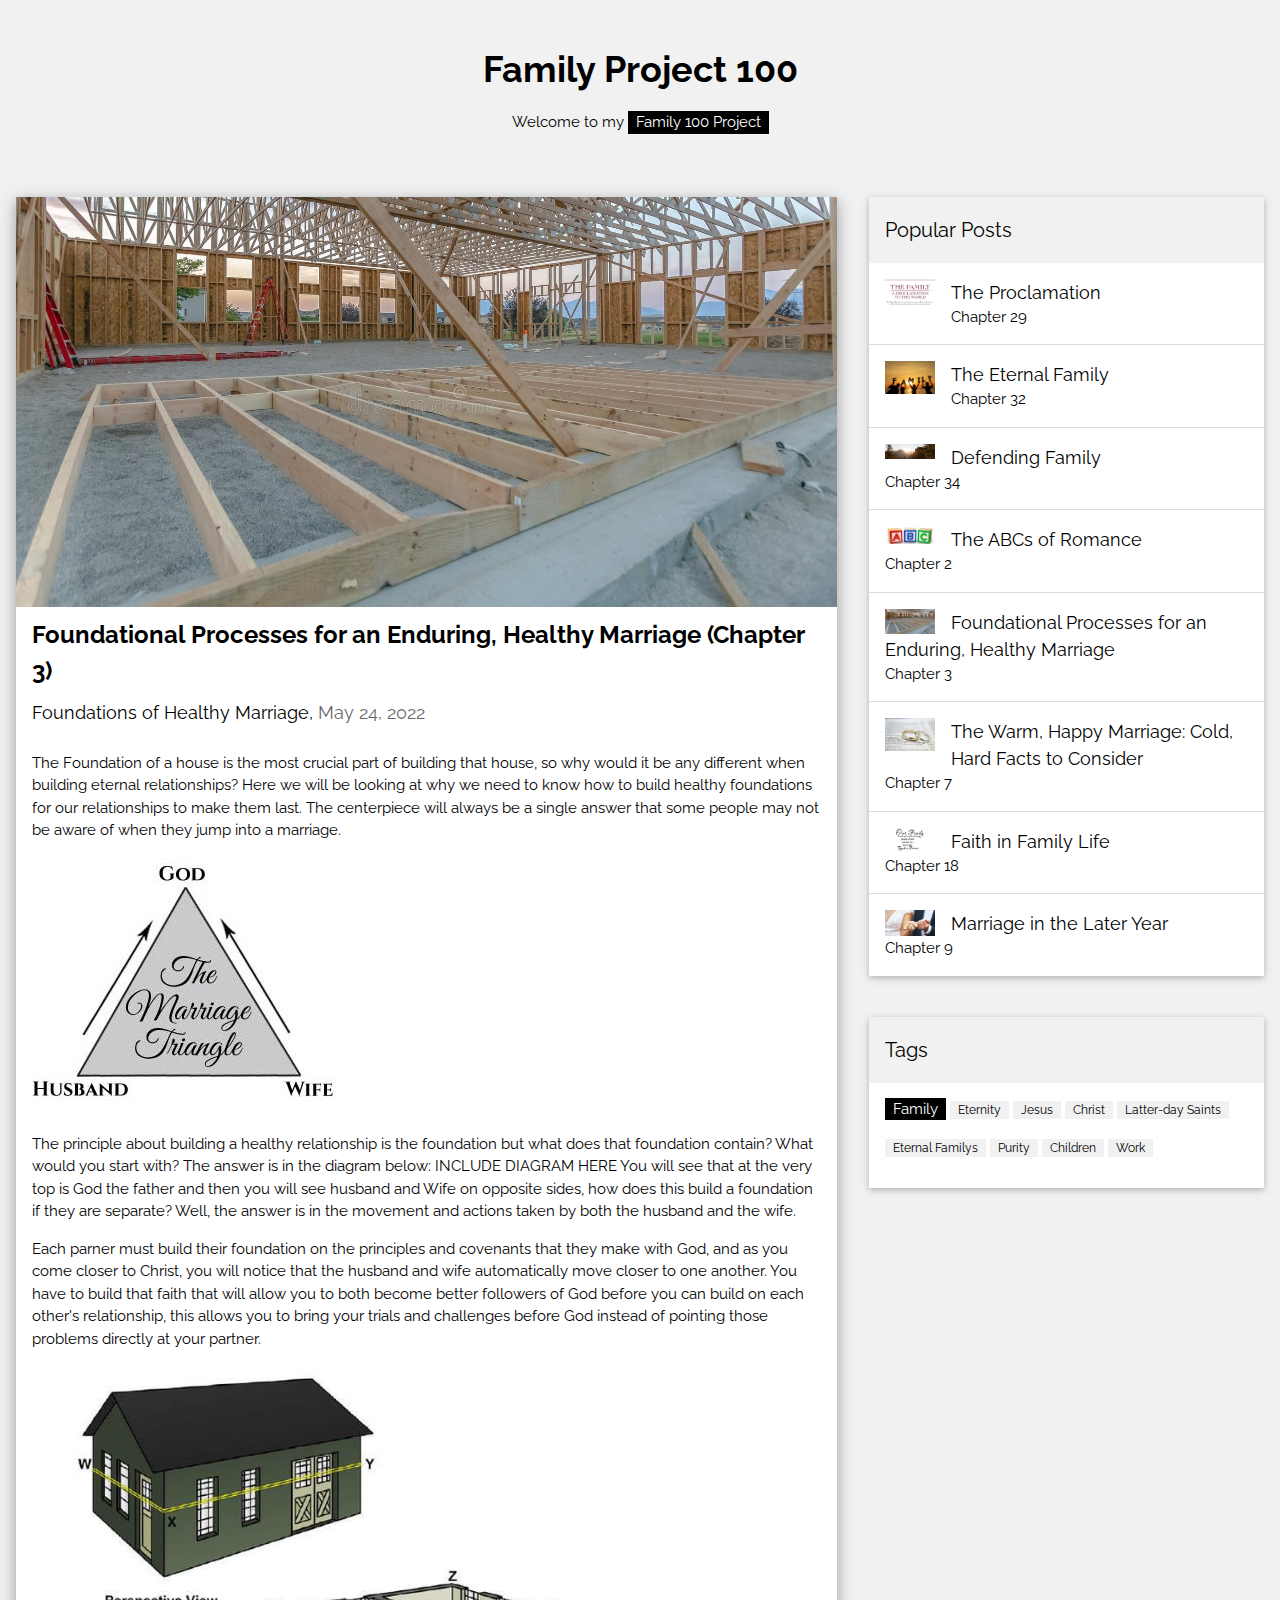
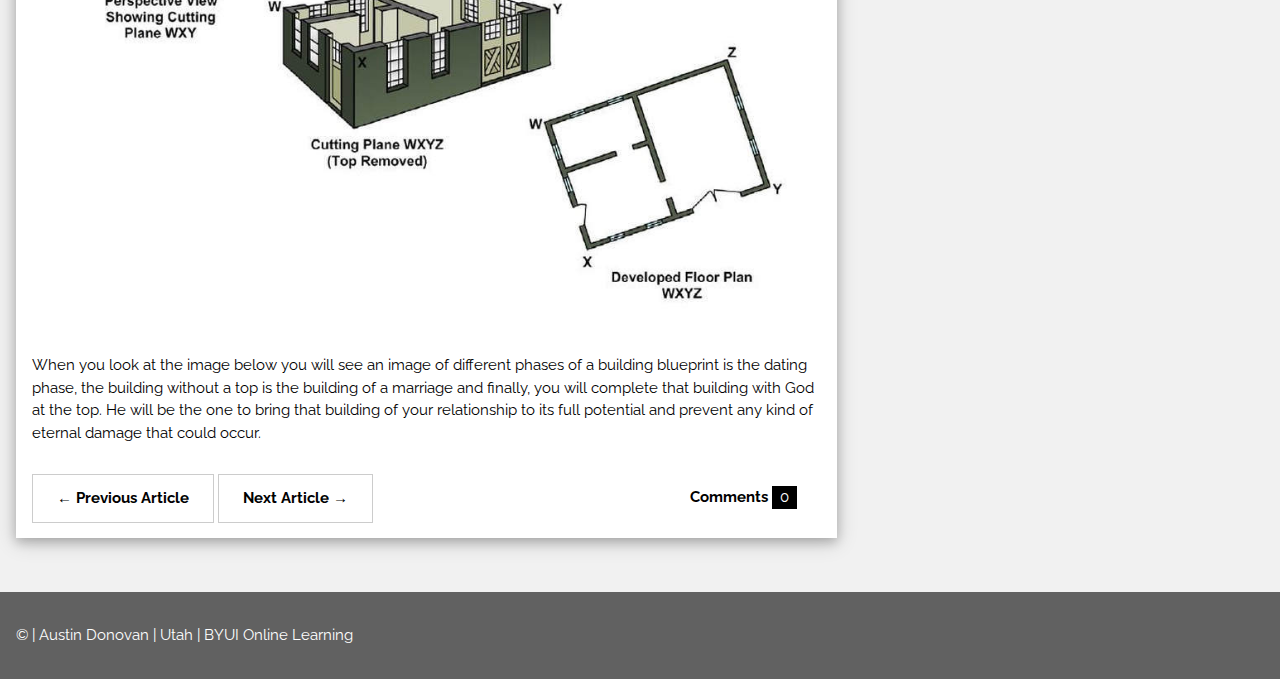
<file: pages/foundational_proc.html>
<!DOCTYPE html>
<html>
  <head>
    <title>Blog Post 1</title>
    <meta charset="UTF-8" />
    <meta name="viewport" content="width=device-width, initial-scale=1" />

    <link rel="stylesheet" href="../style.css" />
    <link
      rel="stylesheet"
      href="https://fonts.googleapis.com/css?family=Raleway"
    />
    <style>
      body,
      h1,
      h2,
      h3,
      h4,
      h5 {
        font-family: "Raleway", sans-serif;
      }
    </style>
  </head>
  <body class="w3-light-grey">
    <!-- w3-content defines a container for fixed size centered content, 
and is wrapped around the whole page content, except for the footer in this example -->
    <div class="w3-content" style="max-width: 1400px">
      <!-- Header -->
      <header class="w3-container w3-center w3-padding-32">
        <h1>
          <b><a class="title" href="../index.html">Family Project 100</a></b>
        </h1>
        <p>Welcome to my <span class="w3-tag">Family 100 Project</span></p>
      </header>

      <!-- Grid -->
      <div class="w3-row">
        <!-- Blog entries -->
        <div class="w3-col l8 s12">
          <!-- Blog entry -->
          <div class="w3-card-4 w3-margin w3-white">
            <img
              src="../images/foundation.jpeg"
              alt="Nature"
              style="width: 100%"
            />
            <div class="w3-container">
              <h3>
                <b
                  >Foundational Processes for an Enduring, Healthy Marriage
                  (Chapter 3)
                </b>
              </h3>
              <h5>
                Foundations of Healthy Marriage,
                <span class="w3-opacity">May 24, 2022</span>
              </h5>
            </div>

            <div class="w3-container">
              <p>
                The Foundation of a house is the most crucial part of building
                that house, so why would it be any different when building
                eternal relationships? Here we will be looking at why we need to
                know how to build healthy foundations for our relationships to
                make them last. The centerpiece will always be a single answer
                that some people may not be aware of when they jump into a
                marriage.
              </p>

              <img
                src="../images/marriage_triangle.jpeg"
                alt="marriage triangle"
              />
              <p>
                The principle about building a healthy relationship is the
                foundation but what does that foundation contain? What would you
                start with? The answer is in the diagram below: INCLUDE DIAGRAM
                HERE You will see that at the very top is God the father and
                then you will see husband and Wife on opposite sides, how does
                this build a foundation if they are separate? Well, the answer
                is in the movement and actions taken by both the husband and the
                wife.
              </p>
              <p>
                Each parner must build their foundation on the principles and
                covenants that they make with God, and as you come closer to
                Christ, you will notice that the husband and wife automatically
                move closer to one another. You have to build that faith that
                will allow you to both become better followers of God before you
                can build on each other's relationship, this allows you to bring
                your trials and challenges before God instead of pointing those
                problems directly at your partner.
              </p>
              <img
                src="../images/plans for house.jpeg"
                alt="blueprints"
                style="width: 100%"
              />
              <p>
                When you look at the image below you will see an image of
                different phases of a building blueprint is the dating phase,
                the building without a top is the building of a marriage and
                finally, you will complete that building with God at the top. He
                will be the one to bring that building of your relationship to
                its full potential and prevent any kind of eternal damage that
                could occur.
              </p>
              <div class="w3-row">
                <div class="w3-col m8 s12">
                  <p>
                    <button
                      onclick="location.href='./abcs_success.html'"
                      class="w3-button w3-padding-large w3-white w3-border"
                    >
                      <b>&larr; Previous Article</b>
                    </button>
                    <button
                      onclick="location.href='./warm_happy.html'"
                      class="w3-button w3-padding-large w3-white w3-border"
                    >
                      <b>Next Article &rarr;</b>
                    </button>
                  </p>
                </div>
                <div class="w3-col m4 w3-hide-small">
                  <p>
                    <span class="w3-padding-large w3-right"
                      ><b>Comments </b> <span class="w3-tag">0</span></span
                    >
                  </p>
                </div>
              </div>
            </div>
          </div>
          <!-- END BLOG ENTRIES -->
        </div>

        <!-- Introduction menu -->
        <div class="w3-col l4">
          <!-- About Card -->
          <!--<div class="w3-card w3-margin w3-margin-top">
            <img src="http://placekitten.com/200/100" style="width: 100%" />
            <div class="w3-container w3-white">
              <h4><b>Austin Donovan</b></h4>
              <p>
                Just me, myself and I, exploring the universe of uknownment. I
                have a heart of love and a interest of lorem ipsum and mauris
                neque quam blog. I want to share my world with you.
              </p>
            </div>
          </div>
          <hr /> -->

          <!-- Posts -->
          <div class="w3-card w3-margin">
            <div class="w3-container w3-padding">
              <h4>Popular Posts</h4>
            </div>
            <ul class="w3-ul w3-hoverable w3-white">
              <li class="w3-padding-16">
                <img
                  src="../images/family-proclamation.jpeg"
                  alt="Image"
                  class="w3-left w3-margin-right"
                  style="width: 50px"
                />
                <span class="w3-large">The Proclamation</span><br />
                <span>Chapter 29</span>
              </li>
              <li class="w3-padding-16">
                <img
                  src="../images/family-image.jpeg"
                  alt="Image"
                  class="w3-left w3-margin-right"
                  style="width: 50px"
                />
                <span class="w3-large">The Eternal Family</span><br />
                <span>Chapter 32</span>
              </li>
              <li class="w3-padding-16">
                <img
                  src="../images/nature.jpeg"
                  alt="Image"
                  class="w3-left w3-margin-right"
                  style="width: 50px"
                />
                <span class="w3-large">Defending Family </span><br />
                <span>Chapter 34</span>
              </li>
              <li class="w3-padding-16">
                <img
                  src="../images/abc.jpeg"
                  alt="Image"
                  class="w3-left w3-margin-right"
                  style="width: 50px"
                />
                <span class="w3-large">The ABCs of Romance</span><br />
                <span>Chapter 2</span>
              </li>
              <li class="w3-padding-16">
                <img
                  src="../images/foundation.jpeg"
                  alt="Image"
                  class="w3-left w3-margin-right"
                  style="width: 50px"
                />
                <span class="w3-large"
                  >Foundational Processes for an Enduring, Healthy Marriage </span
                ><br />
                <span>Chapter 3</span>
              </li>
              <li class="w3-padding-16">
                <img
                  src="../images/marriage_rings.png"
                  alt="Image"
                  class="w3-left w3-margin-right"
                  style="width: 50px"
                />
                <span class="w3-large"
                  >The Warm, Happy Marriage: Cold, Hard Facts to Consider </span
                ><br />
                <span>Chapter 7</span>
              </li>
              <li class="w3-padding-16">
                <img
                  src="../images/faith_in_family.png"
                  alt="Image"
                  class="w3-left w3-margin-right"
                  style="width: 50px"
                />
                <span class="w3-large">Faith in Family Life</span><br />
                <span>Chapter 18</span>
              </li>
              <li class="w3-padding-16 w3-hide-medium w3-hide-small">
                <img
                  src="../images/marriage_image.jpeg"
                  alt="Image"
                  class="w3-left w3-margin-right"
                  style="width: 50px"
                />
                <span class="w3-large">Marriage in the Later Year </span><br />
                <span>Chapter 9</span>
              </li>
            </ul>
          </div>
          <hr />

          <!-- Labels / tags -->
          <div class="w3-card w3-margin">
            <div class="w3-container w3-padding">
              <h4>Tags</h4>
            </div>
            <div class="w3-container w3-white">
              <p>
                <span class="w3-tag w3-black w3-margin-bottom">Family</span>
                <span class="w3-tag w3-light-grey w3-small w3-margin-bottom"
                  >Eternity</span
                >
                <span class="w3-tag w3-light-grey w3-small w3-margin-bottom"
                  >Jesus</span
                >
                <span class="w3-tag w3-light-grey w3-small w3-margin-bottom"
                  >Christ</span
                >
                <span class="w3-tag w3-light-grey w3-small w3-margin-bottom"
                  >Latter-day Saints</span
                >
                <span class="w3-tag w3-light-grey w3-small w3-margin-bottom"
                  >Eternal Familys</span
                >
                <span class="w3-tag w3-light-grey w3-small w3-margin-bottom"
                  >Purity</span
                >
                <span class="w3-tag w3-light-grey w3-small w3-margin-bottom"
                  >Children</span
                >
                <span class="w3-tag w3-light-grey w3-small w3-margin-bottom"
                  >Work</span
                >
              </p>
            </div>
          </div>
          <!-- END Introduction Menu -->
        </div>
        <!-- END GRID -->
      </div>
      <br />
      <!-- END w3-content -->
    </div>

    <!-- Footer -->
    <footer class="w3-container w3-dark-grey w3-padding-32 w3-margin-top">
      © <span id="year"></span> | Austin Donovan | Utah |
      <a
        id="byuLink"
        target="_blank"
        rel="noopener noreferrer"
        href="https://byui.edu"
        >BYUI Online Learning</a
      >
    </footer>
  </body>
</html>
</file>
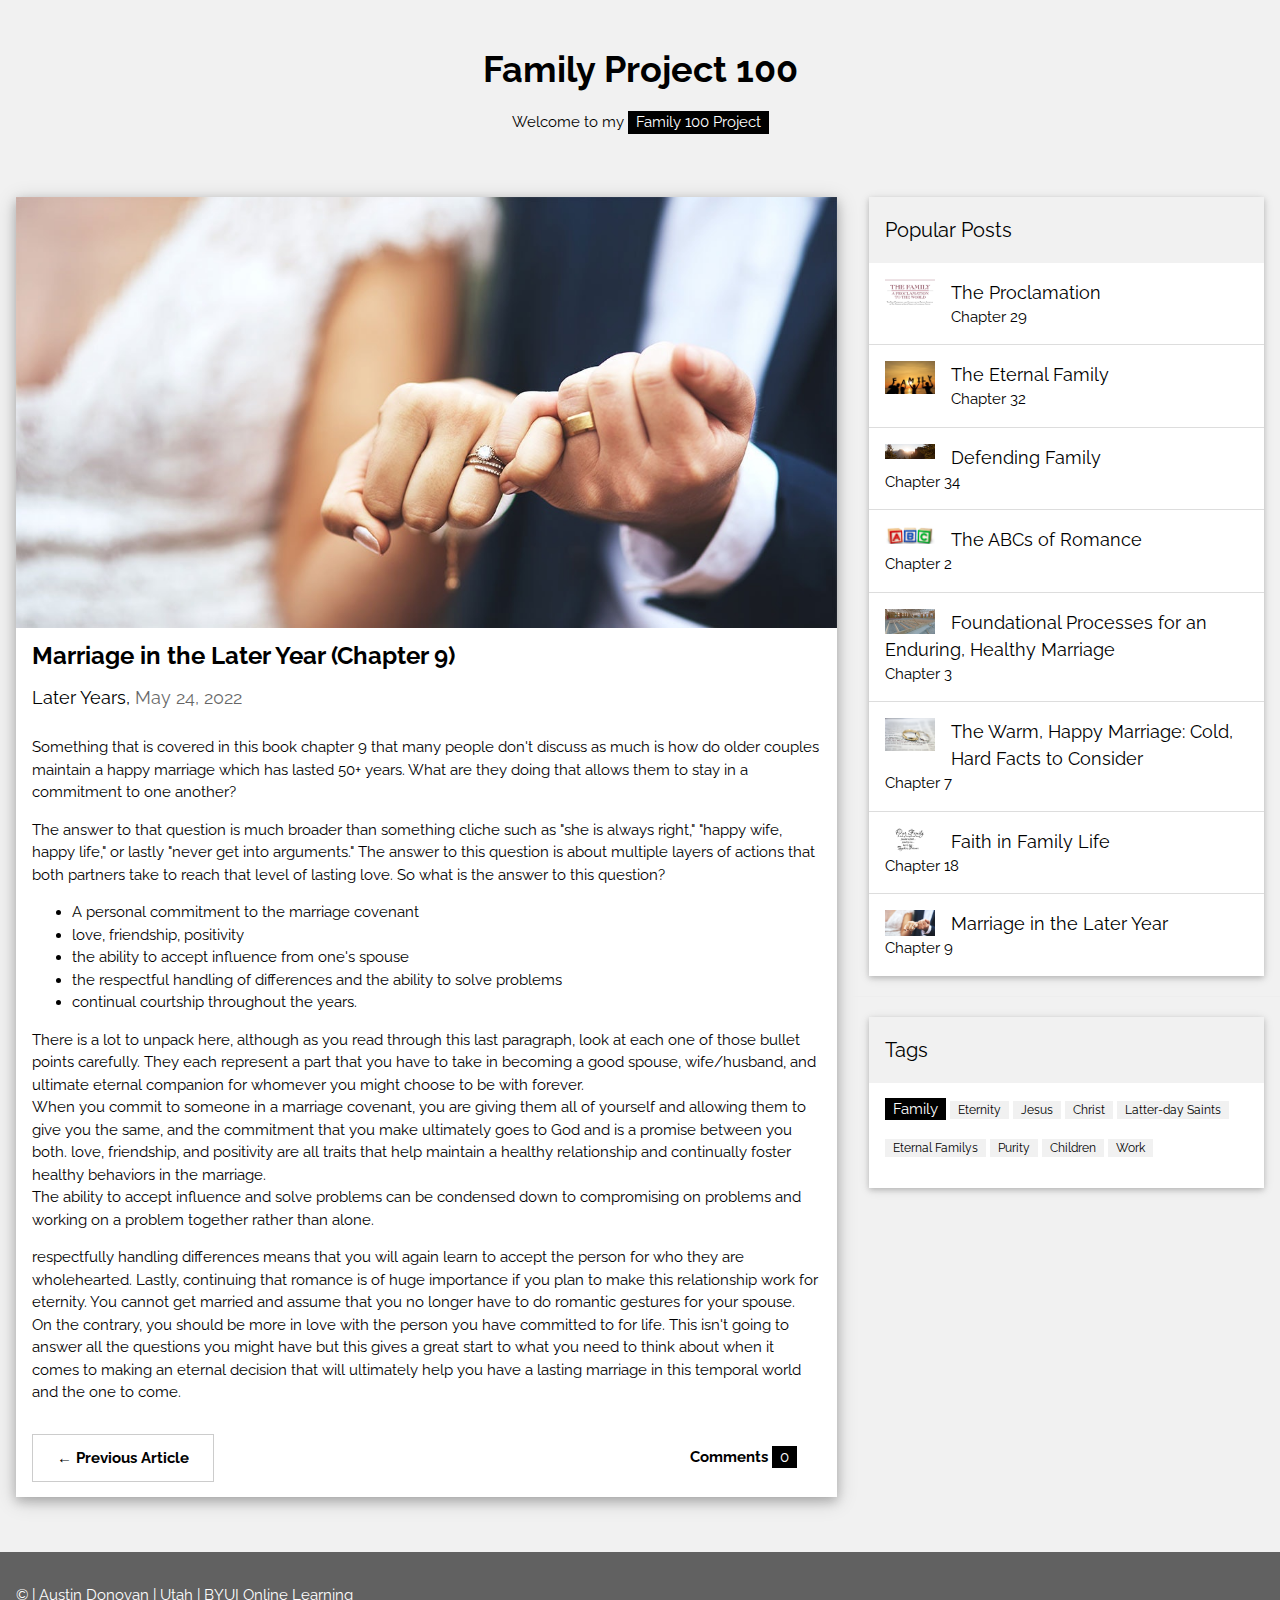
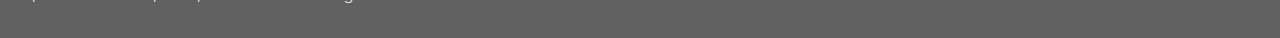
<file: pages/later_years.html>
<!DOCTYPE html>
<html>
  <head>
    <title>Blog Post 1</title>
    <meta charset="UTF-8" />
    <meta name="viewport" content="width=device-width, initial-scale=1" />

    <link rel="stylesheet" href="../style.css" />
    <link
      rel="stylesheet"
      href="https://fonts.googleapis.com/css?family=Raleway"
    />
    <style>
      body,
      h1,
      h2,
      h3,
      h4,
      h5 {
        font-family: "Raleway", sans-serif;
      }
    </style>
  </head>
  <body class="w3-light-grey">
    <!-- w3-content defines a container for fixed size centered content, 
and is wrapped around the whole page content, except for the footer in this example -->
    <div class="w3-content" style="max-width: 1400px">
      <!-- Header -->
      <header class="w3-container w3-center w3-padding-32">
        <h1>
          <b><a class="title" href="../index.html">Family Project 100</a></b>
        </h1>
        <p>Welcome to my <span class="w3-tag">Family 100 Project</span></p>
      </header>

      <!-- Grid -->
      <div class="w3-row">
        <!-- Blog entries -->
        <div class="w3-col l8 s12">
          <!-- Blog entry -->
          <div class="w3-card-4 w3-margin w3-white">
            <img
              src="../images/marriage_image.jpeg"
              alt="Nature"
              style="width: 100%"
            />
            <div class="w3-container">
              <h3>
                <b>Marriage in the Later Year (Chapter 9)</b>
              </h3>
              <h5>
                Later Years,
                <span class="w3-opacity">May 24, 2022</span>
              </h5>
            </div>

            <div class="w3-container">
              <p>
                Something that is covered in this book chapter 9 that many
                people don't discuss as much is how do older couples maintain a
                happy marriage which has lasted 50+ years. What are they doing
                that allows them to stay in a commitment to one another?
              </p>
              <p>
                The answer to that question is much broader than something
                cliche such as "she is always right," "happy wife, happy life,"
                or lastly "never get into arguments." The answer to this
                question is about multiple layers of actions that both partners
                take to reach that level of lasting love. So what is the answer
                to this question?
              </p>
              <ul>
                <li>A personal commitment to the marriage covenant</li>
                <li>love, friendship, positivity</li>
                <li>the ability to accept influence from one's spouse</li>
                <li>
                  the respectful handling of differences and the ability to
                  solve problems
                </li>
                <li>continual courtship throughout the years.</li>
              </ul>
              <p>
                There is a lot to unpack here, although as you read through this
                last paragraph, look at each one of those bullet points
                carefully. They each represent a part that you have to take in
                becoming a good spouse, wife/husband, and ultimate eternal
                companion for whomever you might choose to be with forever.
                <br />
                When you commit to someone in a marriage covenant, you are
                giving them all of yourself and allowing them to give you the
                same, and the commitment that you make ultimately goes to God
                and is a promise between you both. love, friendship, and
                positivity are all traits that help maintain a healthy
                relationship and continually foster healthy behaviors in the
                marriage. <br />
                The ability to accept influence and solve problems can be
                condensed down to compromising on problems and working on a
                problem together rather than alone.
              </p>
              <p>
                respectfully handling differences means that you will again
                learn to accept the person for who they are wholehearted.
                Lastly, continuing that romance is of huge importance if you
                plan to make this relationship work for eternity. You cannot get
                married and assume that you no longer have to do romantic
                gestures for your spouse. <br />
                On the contrary, you should be more in love with the person you
                have committed to for life. This isn't going to answer all the
                questions you might have but this gives a great start to what
                you need to think about when it comes to making an eternal
                decision that will ultimately help you have a lasting marriage
                in this temporal world and the one to come.
              </p>
              <div class="w3-row">
                <div class="w3-col m8 s12">
                  <p>
                    <button
                      onclick="location.href='./faith_in_family.html'"
                      class="w3-button w3-padding-large w3-white w3-border"
                    >
                      <b>&larr; Previous Article</b>
                    </button>
                  </p>
                </div>
                <div class="w3-col m4 w3-hide-small">
                  <p>
                    <span class="w3-padding-large w3-right"
                      ><b>Comments </b> <span class="w3-tag">0</span></span
                    >
                  </p>
                </div>
              </div>
            </div>
          </div>
          <!-- END BLOG ENTRIES -->
        </div>

        <!-- Introduction menu -->
        <div class="w3-col l4">
          <!-- About Card -->
          <!--<div class="w3-card w3-margin w3-margin-top">
            <img src="http://placekitten.com/200/100" style="width: 100%" />
            <div class="w3-container w3-white">
              <h4><b>Austin Donovan</b></h4>
              <p>
                Just me, myself and I, exploring the universe of uknownment. I
                have a heart of love and a interest of lorem ipsum and mauris
                neque quam blog. I want to share my world with you.
              </p>
            </div>
          </div>
          <hr /> -->

          <!-- Posts -->
          <div class="w3-card w3-margin">
            <div class="w3-container w3-padding">
              <h4>Popular Posts</h4>
            </div>
            <ul class="w3-ul w3-hoverable w3-white">
              <li class="w3-padding-16">
                <img
                  src="../images/family-proclamation.jpeg"
                  alt="Image"
                  class="w3-left w3-margin-right"
                  style="width: 50px"
                />
                <span class="w3-large">The Proclamation</span><br />
                <span>Chapter 29</span>
              </li>
              <li class="w3-padding-16">
                <img
                  src="../images/family-image.jpeg"
                  alt="Image"
                  class="w3-left w3-margin-right"
                  style="width: 50px"
                />
                <span class="w3-large">The Eternal Family</span><br />
                <span>Chapter 32</span>
              </li>
              <li class="w3-padding-16">
                <img
                  src="../images/nature.jpeg"
                  alt="Image"
                  class="w3-left w3-margin-right"
                  style="width: 50px"
                />
                <span class="w3-large">Defending Family </span><br />
                <span>Chapter 34</span>
              </li>
              <li class="w3-padding-16">
                <img
                  src="../images/abc.jpeg"
                  alt="Image"
                  class="w3-left w3-margin-right"
                  style="width: 50px"
                />
                <span class="w3-large">The ABCs of Romance</span><br />
                <span>Chapter 2</span>
              </li>
              <li class="w3-padding-16">
                <img
                  src="../images/foundation.jpeg"
                  alt="Image"
                  class="w3-left w3-margin-right"
                  style="width: 50px"
                />
                <span class="w3-large"
                  >Foundational Processes for an Enduring, Healthy Marriage </span
                ><br />
                <span>Chapter 3</span>
              </li>
              <li class="w3-padding-16">
                <img
                  src="../images/marriage_rings.png"
                  alt="Image"
                  class="w3-left w3-margin-right"
                  style="width: 50px"
                />
                <span class="w3-large"
                  >The Warm, Happy Marriage: Cold, Hard Facts to Consider </span
                ><br />
                <span>Chapter 7</span>
              </li>
              <li class="w3-padding-16">
                <img
                  src="../images/faith_in_family.png"
                  alt="Image"
                  class="w3-left w3-margin-right"
                  style="width: 50px"
                />
                <span class="w3-large">Faith in Family Life</span><br />
                <span>Chapter 18</span>
              </li>
              <li class="w3-padding-16 w3-hide-medium w3-hide-small">
                <img
                  src="../images/marriage_image.jpeg"
                  alt="Image"
                  class="w3-left w3-margin-right"
                  style="width: 50px"
                />
                <span class="w3-large">Marriage in the Later Year </span><br />
                <span>Chapter 9</span>
              </li>
            </ul>
          </div>
          <hr />

          <!-- Labels / tags -->
          <div class="w3-card w3-margin">
            <div class="w3-container w3-padding">
              <h4>Tags</h4>
            </div>
            <div class="w3-container w3-white">
              <p>
                <span class="w3-tag w3-black w3-margin-bottom">Family</span>
                <span class="w3-tag w3-light-grey w3-small w3-margin-bottom"
                  >Eternity</span
                >
                <span class="w3-tag w3-light-grey w3-small w3-margin-bottom"
                  >Jesus</span
                >
                <span class="w3-tag w3-light-grey w3-small w3-margin-bottom"
                  >Christ</span
                >
                <span class="w3-tag w3-light-grey w3-small w3-margin-bottom"
                  >Latter-day Saints</span
                >
                <span class="w3-tag w3-light-grey w3-small w3-margin-bottom"
                  >Eternal Familys</span
                >
                <span class="w3-tag w3-light-grey w3-small w3-margin-bottom"
                  >Purity</span
                >
                <span class="w3-tag w3-light-grey w3-small w3-margin-bottom"
                  >Children</span
                >
                <span class="w3-tag w3-light-grey w3-small w3-margin-bottom"
                  >Work</span
                >
              </p>
            </div>
          </div>
          <!-- END Introduction Menu -->
        </div>
        <!-- END GRID -->
      </div>
      <br />
      <!-- END w3-content -->
    </div>

    <!-- Footer -->
    <footer class="w3-container w3-dark-grey w3-padding-32 w3-margin-top">
      © <span id="year"></span> | Austin Donovan | Utah |
      <a
        id="byuLink"
        target="_blank"
        rel="noopener noreferrer"
        href="https://byui.edu"
        >BYUI Online Learning</a
      >
    </footer>
  </body>
</html>
</file>
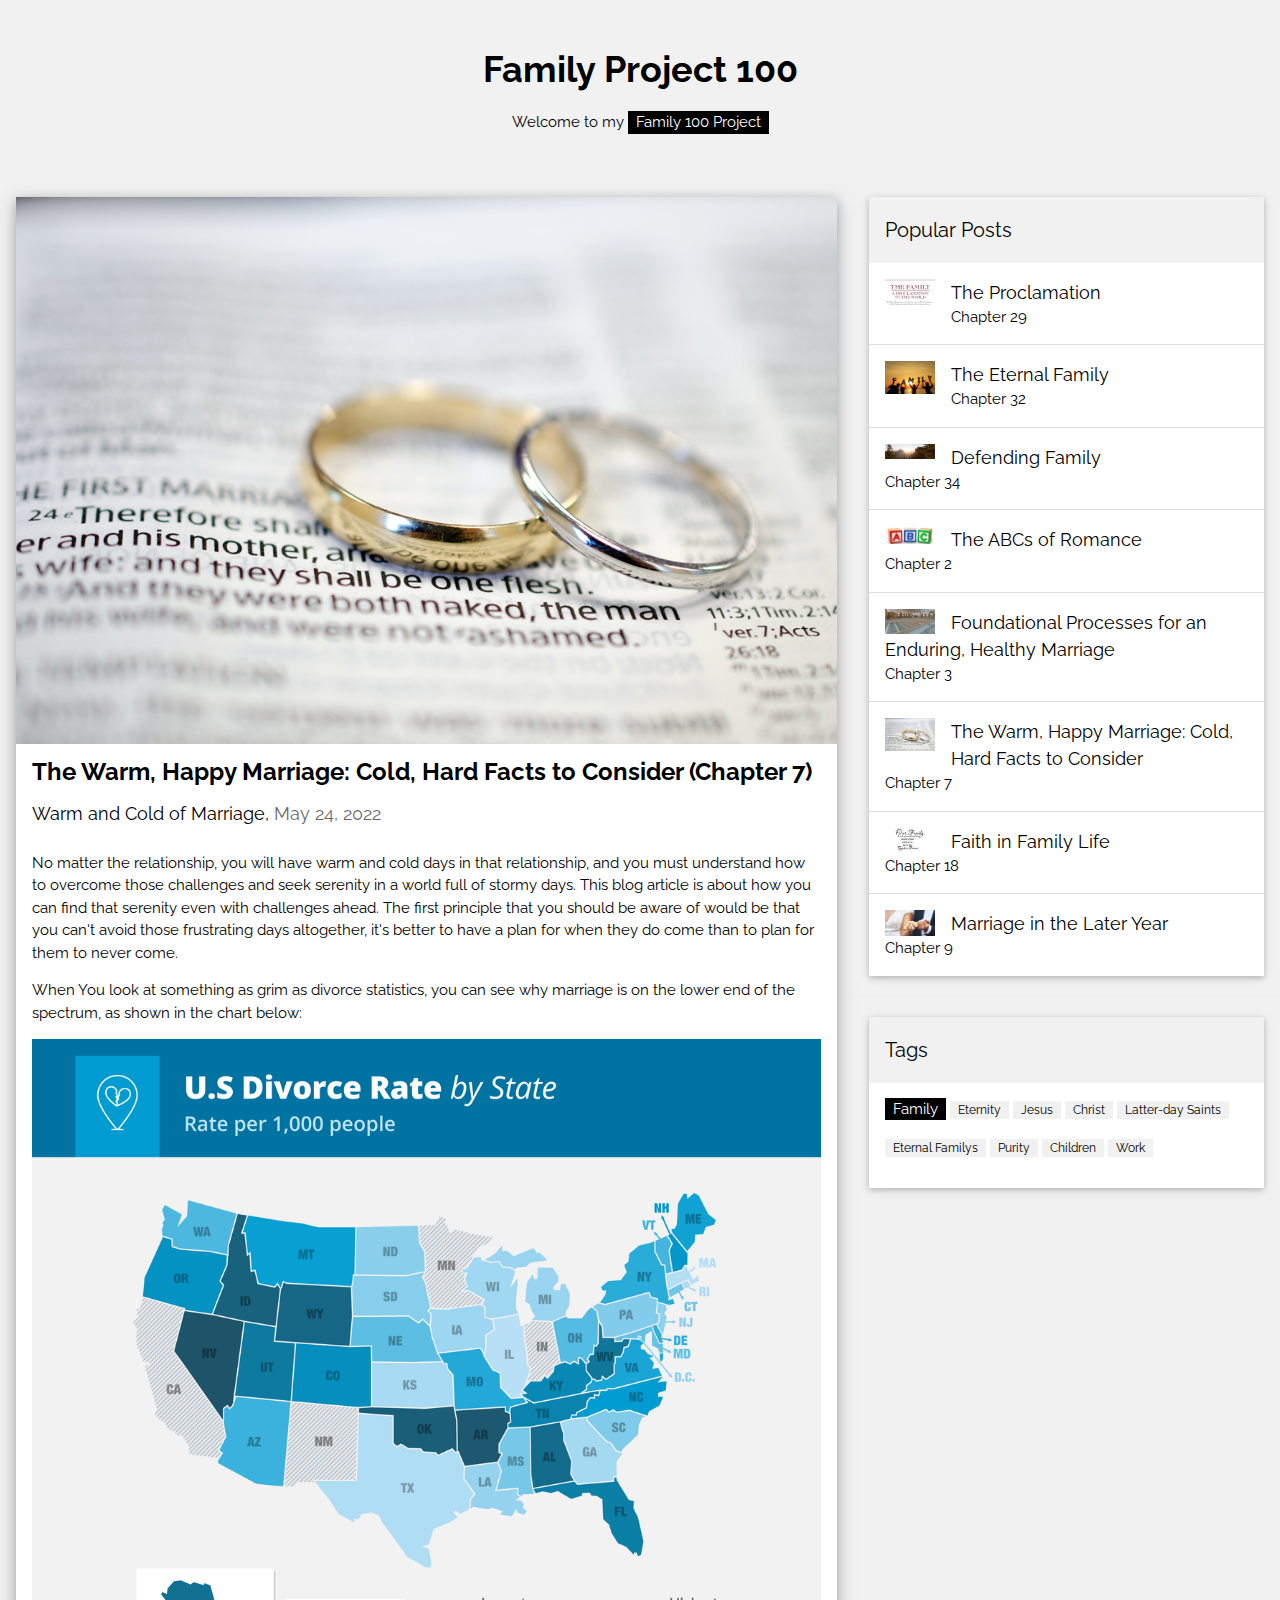
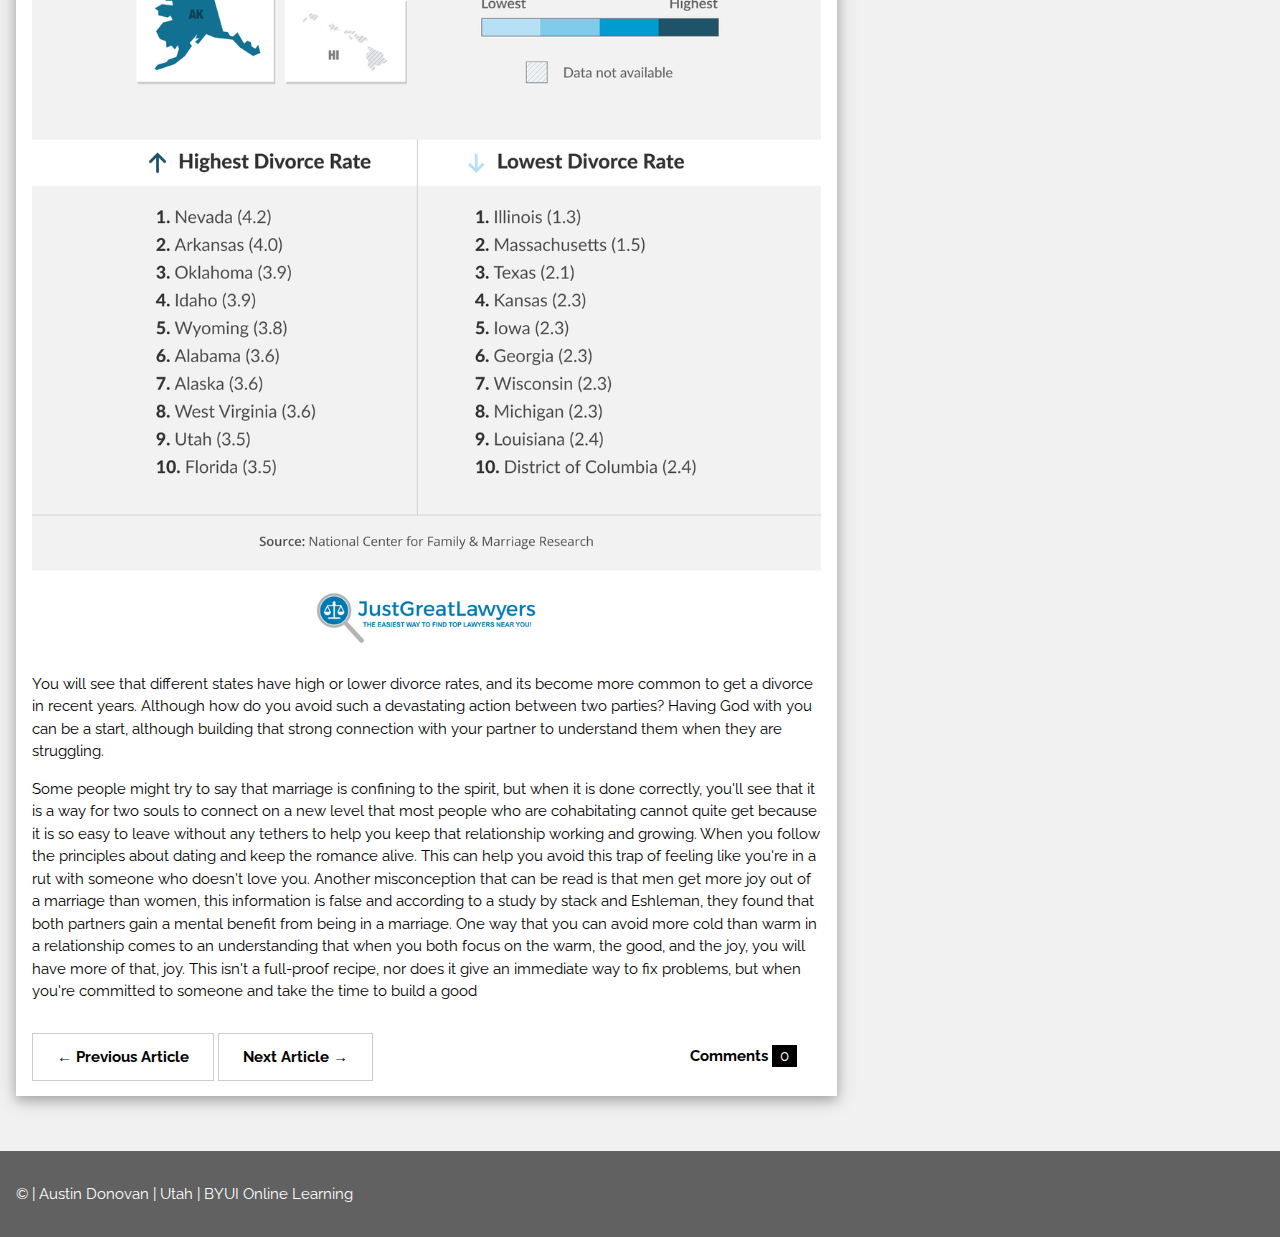
<file: pages/warm_happy.html>
<!DOCTYPE html>
<html>
  <head>
    <title>Blog Post 1</title>
    <meta charset="UTF-8" />
    <meta name="viewport" content="width=device-width, initial-scale=1" />

    <link rel="stylesheet" href="../style.css" />
    <link
      rel="stylesheet"
      href="https://fonts.googleapis.com/css?family=Raleway"
    />
    <style>
      body,
      h1,
      h2,
      h3,
      h4,
      h5 {
        font-family: "Raleway", sans-serif;
      }
    </style>
  </head>
  <body class="w3-light-grey">
    <!-- w3-content defines a container for fixed size centered content, 
and is wrapped around the whole page content, except for the footer in this example -->
    <div class="w3-content" style="max-width: 1400px">
      <!-- Header -->
      <header class="w3-container w3-center w3-padding-32">
        <h1>
          <b><a class="title" href="../index.html">Family Project 100</a></b>
        </h1>
        <p>Welcome to my <span class="w3-tag">Family 100 Project</span></p>
      </header>

      <!-- Grid -->
      <div class="w3-row">
        <!-- Blog entries -->
        <div class="w3-col l8 s12">
          <!-- Blog entry -->
          <div class="w3-card-4 w3-margin w3-white">
            <img
              src="../images/marriage_rings.png"
              alt="Nature"
              style="width: 100%"
            />
            <div class="w3-container">
              <h3>
                <b
                  >The Warm, Happy Marriage: Cold, Hard Facts to Consider
                  (Chapter 7)
                </b>
              </h3>
              <h5>
                Warm and Cold of Marriage,
                <span class="w3-opacity">May 24, 2022</span>
              </h5>
            </div>

            <div class="w3-container">
              <p>
                No matter the relationship, you will have warm and cold days in
                that relationship, and you must understand how to overcome those
                challenges and seek serenity in a world full of stormy days.
                This blog article is about how you can find that serenity even
                with challenges ahead. The first principle that you should be
                aware of would be that you can't avoid those frustrating days
                altogether, it's better to have a plan for when they do come
                than to plan for them to never come.
              </p>
              <p>
                When You look at something as grim as divorce statistics, you
                can see why marriage is on the lower end of the spectrum, as
                shown in the chart below:
              </p>
              <img
                src="../images/divorce.png"
                alt="divorce_data"
                style="width: 100%; height: 80%"
              />
              <p>
                You will see that different states have high or lower divorce
                rates, and its become more common to get a divorce in recent
                years. Although how do you avoid such a devastating action
                between two parties? Having God with you can be a start,
                although building that strong connection with your partner to
                understand them when they are struggling.
              </p>
              <p>
                Some people might try to say that marriage is confining to the
                spirit, but when it is done correctly, you'll see that it is a
                way for two souls to connect on a new level that most people who
                are cohabitating cannot quite get because it is so easy to leave
                without any tethers to help you keep that relationship working
                and growing. When you follow the principles about dating and
                keep the romance alive. This can help you avoid this trap of
                feeling like you're in a rut with someone who doesn't love you.
                Another misconception that can be read is that men get more joy
                out of a marriage than women, this information is false and
                according to a study by stack and Eshleman, they found that both
                partners gain a mental benefit from being in a marriage. One way
                that you can avoid more cold than warm in a relationship comes
                to an understanding that when you both focus on the warm, the
                good, and the joy, you will have more of that, joy. This isn't a
                full-proof recipe, nor does it give an immediate way to fix
                problems, but when you're committed to someone and take the time
                to build a good
              </p>
              <div class="w3-row">
                <div class="w3-col m8 s12">
                  <p>
                    <button
                      onclick="location.href='./foundational_proc.html'"
                      class="w3-button w3-padding-large w3-white w3-border"
                    >
                      <b>&larr; Previous Article</b>
                    </button>
                    <button
                      onclick="location.href='./faith_in_family.html'"
                      class="w3-button w3-padding-large w3-white w3-border"
                    >
                      <b>Next Article &rarr;</b>
                    </button>
                  </p>
                </div>
                <div class="w3-col m4 w3-hide-small">
                  <p>
                    <span class="w3-padding-large w3-right"
                      ><b>Comments </b> <span class="w3-tag">0</span></span
                    >
                  </p>
                </div>
              </div>
            </div>
          </div>
          <!-- END BLOG ENTRIES -->
        </div>

        <!-- Introduction menu -->
        <div class="w3-col l4">
          <!-- About Card -->
          <!--<div class="w3-card w3-margin w3-margin-top">
            <img src="http://placekitten.com/200/100" style="width: 100%" />
            <div class="w3-container w3-white">
              <h4><b>Austin Donovan</b></h4>
              <p>
                Just me, myself and I, exploring the universe of uknownment. I
                have a heart of love and a interest of lorem ipsum and mauris
                neque quam blog. I want to share my world with you.
              </p>
            </div>
          </div>
          <hr /> -->

          <!-- Posts -->
          <div class="w3-card w3-margin">
            <div class="w3-container w3-padding">
              <h4>Popular Posts</h4>
            </div>
            <ul class="w3-ul w3-hoverable w3-white">
              <li class="w3-padding-16">
                <img
                  src="../images/family-proclamation.jpeg"
                  alt="Image"
                  class="w3-left w3-margin-right"
                  style="width: 50px"
                />
                <span class="w3-large">The Proclamation</span><br />
                <span>Chapter 29</span>
              </li>
              <li class="w3-padding-16">
                <img
                  src="../images/family-image.jpeg"
                  alt="Image"
                  class="w3-left w3-margin-right"
                  style="width: 50px"
                />
                <span class="w3-large">The Eternal Family</span><br />
                <span>Chapter 32</span>
              </li>
              <li class="w3-padding-16">
                <img
                  src="../images/nature.jpeg"
                  alt="Image"
                  class="w3-left w3-margin-right"
                  style="width: 50px"
                />
                <span class="w3-large">Defending Family </span><br />
                <span>Chapter 34</span>
              </li>
              <li class="w3-padding-16">
                <img
                  src="../images/abc.jpeg"
                  alt="Image"
                  class="w3-left w3-margin-right"
                  style="width: 50px"
                />
                <span class="w3-large">The ABCs of Romance</span><br />
                <span>Chapter 2</span>
              </li>
              <li class="w3-padding-16">
                <img
                  src="../images/foundation.jpeg"
                  alt="Image"
                  class="w3-left w3-margin-right"
                  style="width: 50px"
                />
                <span class="w3-large"
                  >Foundational Processes for an Enduring, Healthy Marriage </span
                ><br />
                <span>Chapter 3</span>
              </li>
              <li class="w3-padding-16">
                <img
                  src="../images/marriage_rings.png"
                  alt="Image"
                  class="w3-left w3-margin-right"
                  style="width: 50px"
                />
                <span class="w3-large"
                  >The Warm, Happy Marriage: Cold, Hard Facts to Consider </span
                ><br />
                <span>Chapter 7</span>
              </li>
              <li class="w3-padding-16">
                <img
                  src="../images/faith_in_family.png"
                  alt="Image"
                  class="w3-left w3-margin-right"
                  style="width: 50px"
                />
                <span class="w3-large">Faith in Family Life</span><br />
                <span>Chapter 18</span>
              </li>
              <li class="w3-padding-16 w3-hide-medium w3-hide-small">
                <img
                  src="../images/marriage_image.jpeg"
                  alt="Image"
                  class="w3-left w3-margin-right"
                  style="width: 50px"
                />
                <span class="w3-large">Marriage in the Later Year </span><br />
                <span>Chapter 9</span>
              </li>
            </ul>
          </div>
          <hr />

          <!-- Labels / tags -->
          <div class="w3-card w3-margin">
            <div class="w3-container w3-padding">
              <h4>Tags</h4>
            </div>
            <div class="w3-container w3-white">
              <p>
                <span class="w3-tag w3-black w3-margin-bottom">Family</span>
                <span class="w3-tag w3-light-grey w3-small w3-margin-bottom"
                  >Eternity</span
                >
                <span class="w3-tag w3-light-grey w3-small w3-margin-bottom"
                  >Jesus</span
                >
                <span class="w3-tag w3-light-grey w3-small w3-margin-bottom"
                  >Christ</span
                >
                <span class="w3-tag w3-light-grey w3-small w3-margin-bottom"
                  >Latter-day Saints</span
                >
                <span class="w3-tag w3-light-grey w3-small w3-margin-bottom"
                  >Eternal Familys</span
                >
                <span class="w3-tag w3-light-grey w3-small w3-margin-bottom"
                  >Purity</span
                >
                <span class="w3-tag w3-light-grey w3-small w3-margin-bottom"
                  >Children</span
                >
                <span class="w3-tag w3-light-grey w3-small w3-margin-bottom"
                  >Work</span
                >
              </p>
            </div>
          </div>
          <!-- END Introduction Menu -->
        </div>
        <!-- END GRID -->
      </div>
      <br />
      <!-- END w3-content -->
    </div>

    <!-- Footer -->
    <footer class="w3-container w3-dark-grey w3-padding-32 w3-margin-top">
      © <span id="year"></span> | Austin Donovan | Utah |
      <a
        id="byuLink"
        target="_blank"
        rel="noopener noreferrer"
        href="https://byui.edu"
        >BYUI Online Learning</a
      >
    </footer>
  </body>
</html>
</file>
<file: css/comment.css>
body {
  background-color: #fff;
}
.container {
  background-color: #eef2f5;
  width: 400px;
}
.addtxt {
  padding-top: 10px;
  padding-bottom: 10px;
  text-align: center;
  font-size: 13px;
  width: 350px;
  background-color: #e5e8ed;
  font-weight: 500;
}
.form-control:focus {
  color: #000;
}

.form-control {
  text-align: left;
}

.second {
  width: 350px;
  background-color: white;
  border-radius: 4px;
  box-shadow: 10px 10px 5px #aaaaaa;
}
.text1 {
  font-size: 13px;
  font-weight: 500;
  color: #56575b;
}
.text2 {
  font-size: 13px;
  font-weight: 500;
  margin-left: 6px;
  color: #56575b;
}
.text3 {
  font-size: 13px;
  font-weight: 500;
  margin-right: 4px;
  color: #828386;
}
.text3o {
  color: #00a5f4;
}
.text4 {
  font-size: 13px;
  font-weight: 500;
  color: #828386;
}
.text4i {
  color: #00a5f4;
}
.text4o {
  color: white;
}
.thumbup {
  font-size: 13px;
  font-weight: 500;
  margin-right: 5px;
}
.thumbupo {
  color: #17a2b8;
}
</file>
<file: style.css>
/* W3.CSS 4.15 December 2020 by Jan Egil and Borge Refsnes */

a {
  text-decoration: none;
}

.title {
  color: #000;
  text-decoration: none;
}

html {
  box-sizing: border-box;
}
*,
*:before,
*:after {
  box-sizing: inherit;
}
/* Extract from normalize.css by Nicolas Gallagher and Jonathan Neal git.io/normalize */
html {
  -ms-text-size-adjust: 100%;
  -webkit-text-size-adjust: 100%;
}
body {
  margin: 0;
}
article,
aside,
details,
figcaption,
figure,
footer,
header,
main,
menu,
nav,
section {
  display: block;
}
summary {
  display: list-item;
}
audio,
canvas,
progress,
video {
  display: inline-block;
}
progress {
  vertical-align: baseline;
}
audio:not([controls]) {
  display: none;
  height: 0;
}
[hidden],
template {
  display: none;
}
a {
  background-color: transparent;
}
a:active,
a:hover {
  outline-width: 0;
}
abbr[title] {
  border-bottom: none;
  text-decoration: underline;
  text-decoration: underline dotted;
}
b,
strong {
  font-weight: bolder;
}
dfn {
  font-style: italic;
}
mark {
  background: #ff0;
  color: #000;
}
small {
  font-size: 80%;
}
sub,
sup {
  font-size: 75%;
  line-height: 0;
  position: relative;
  vertical-align: baseline;
}
sub {
  bottom: -0.25em;
}
sup {
  top: -0.5em;
}
figure {
  margin: 1em 40px;
}
img {
  border-style: none;
}
code,
kbd,
pre,
samp {
  font-family: monospace, monospace;
  font-size: 1em;
}
hr {
  box-sizing: content-box;
  height: 0;
  overflow: visible;
}
button,
input,
select,
textarea,
optgroup {
  font: inherit;
  margin: 0;
}
optgroup {
  font-weight: bold;
}
button,
input {
  overflow: visible;
}
button,
select {
  text-transform: none;
}
button,
[type="button"],
[type="reset"],
[type="submit"] {
  -webkit-appearance: button;
}
button::-moz-focus-inner,
[type="button"]::-moz-focus-inner,
[type="reset"]::-moz-focus-inner,
[type="submit"]::-moz-focus-inner {
  border-style: none;
  padding: 0;
}
button:-moz-focusring,
[type="button"]:-moz-focusring,
[type="reset"]:-moz-focusring,
[type="submit"]:-moz-focusring {
  outline: 1px dotted ButtonText;
}
fieldset {
  border: 1px solid #c0c0c0;
  margin: 0 2px;
  padding: 0.35em 0.625em 0.75em;
}
legend {
  color: inherit;
  display: table;
  max-width: 100%;
  padding: 0;
  white-space: normal;
}
textarea {
  overflow: auto;
}
[type="checkbox"],
[type="radio"] {
  padding: 0;
}
[type="number"]::-webkit-inner-spin-button,
[type="number"]::-webkit-outer-spin-button {
  height: auto;
}
[type="search"] {
  -webkit-appearance: textfield;
  outline-offset: -2px;
}
[type="search"]::-webkit-search-decoration {
  -webkit-appearance: none;
}
::-webkit-file-upload-button {
  -webkit-appearance: button;
  font: inherit;
}
/* End extract */
html,
body {
  font-family: Verdana, sans-serif;
  font-size: 15px;
  line-height: 1.5;
}
html {
  overflow-x: hidden;
}
h1 {
  font-size: 36px;
}
h2 {
  font-size: 30px;
}
h3 {
  font-size: 24px;
}
h4 {
  font-size: 20px;
}
h5 {
  font-size: 18px;
}
h6 {
  font-size: 16px;
}
.w3-serif {
  font-family: serif;
}
.w3-sans-serif {
  font-family: sans-serif;
}
.w3-cursive {
  font-family: cursive;
}
.w3-monospace {
  font-family: monospace;
}
h1,
h2,
h3,
h4,
h5,
h6 {
  font-family: "Segoe UI", Arial, sans-serif;
  font-weight: 400;
  margin: 10px 0;
}
.w3-wide {
  letter-spacing: 4px;
}
hr {
  border: 0;
  border-top: 1px solid #eee;
  margin: 20px 0;
}
.w3-image {
  max-width: 100%;
  height: auto;
}
img {
  vertical-align: middle;
}
a {
  color: inherit;
}
.w3-table,
.w3-table-all {
  border-collapse: collapse;
  border-spacing: 0;
  width: 100%;
  display: table;
}
.w3-table-all {
  border: 1px solid #ccc;
}
.w3-bordered tr,
.w3-table-all tr {
  border-bottom: 1px solid #ddd;
}
.w3-striped tbody tr:nth-child(even) {
  background-color: #f1f1f1;
}
.w3-table-all tr:nth-child(odd) {
  background-color: #fff;
}
.w3-table-all tr:nth-child(even) {
  background-color: #f1f1f1;
}
.w3-hoverable tbody tr:hover,
.w3-ul.w3-hoverable li:hover {
  background-color: #ccc;
}
.w3-centered tr th,
.w3-centered tr td {
  text-align: center;
}
.w3-table td,
.w3-table th,
.w3-table-all td,
.w3-table-all th {
  padding: 8px 8px;
  display: table-cell;
  text-align: left;
  vertical-align: top;
}
.w3-table th:first-child,
.w3-table td:first-child,
.w3-table-all th:first-child,
.w3-table-all td:first-child {
  padding-left: 16px;
}
.w3-btn,
.w3-button {
  border: none;
  display: inline-block;
  padding: 8px 16px;
  vertical-align: middle;
  overflow: hidden;
  text-decoration: none;
  color: inherit;
  background-color: inherit;
  text-align: center;
  cursor: pointer;
  white-space: nowrap;
}
.w3-btn:hover {
  box-shadow: 0 8px 16px 0 rgba(0, 0, 0, 0.2), 0 6px 20px 0 rgba(0, 0, 0, 0.19);
}
.w3-btn,
.w3-button {
  -webkit-touch-callout: none;
  -webkit-user-select: none;
  -khtml-user-select: none;
  -moz-user-select: none;
  -ms-user-select: none;
  user-select: none;
}
.w3-disabled,
.w3-btn:disabled,
.w3-button:disabled {
  cursor: not-allowed;
  opacity: 0.3;
}
.w3-disabled *,
:disabled * {
  pointer-events: none;
}
.w3-btn.w3-disabled:hover,
.w3-btn:disabled:hover {
  box-shadow: none;
}
.w3-badge,
.w3-tag {
  background-color: #000;
  color: #fff;
  display: inline-block;
  padding-left: 8px;
  padding-right: 8px;
  text-align: center;
}
.w3-badge {
  border-radius: 50%;
}
.w3-ul {
  list-style-type: none;
  padding: 0;
  margin: 0;
}
.w3-ul li {
  padding: 8px 16px;
  border-bottom: 1px solid #ddd;
}
.w3-ul li:last-child {
  border-bottom: none;
}
.w3-tooltip,
.w3-display-container {
  position: relative;
}
.w3-tooltip .w3-text {
  display: none;
}
.w3-tooltip:hover .w3-text {
  display: inline-block;
}
.w3-ripple:active {
  opacity: 0.5;
}
.w3-ripple {
  transition: opacity 0s;
}
.w3-input {
  padding: 8px;
  display: block;
  border: none;
  border-bottom: 1px solid #ccc;
  width: 100%;
}
.w3-select {
  padding: 9px 0;
  width: 100%;
  border: none;
  border-bottom: 1px solid #ccc;
}
.w3-dropdown-click,
.w3-dropdown-hover {
  position: relative;
  display: inline-block;
  cursor: pointer;
}
.w3-dropdown-hover:hover .w3-dropdown-content {
  display: block;
}
.w3-dropdown-hover:first-child,
.w3-dropdown-click:hover {
  background-color: #ccc;
  color: #000;
}
.w3-dropdown-hover:hover > .w3-button:first-child,
.w3-dropdown-click:hover > .w3-button:first-child {
  background-color: #ccc;
  color: #000;
}
.w3-dropdown-content {
  cursor: auto;
  color: #000;
  background-color: #fff;
  display: none;
  position: absolute;
  min-width: 160px;
  margin: 0;
  padding: 0;
  z-index: 1;
}
.w3-check,
.w3-radio {
  width: 24px;
  height: 24px;
  position: relative;
  top: 6px;
}
.w3-sidebar {
  height: 100%;
  width: 200px;
  background-color: #fff;
  position: fixed !important;
  z-index: 1;
  overflow: auto;
}
.w3-bar-block .w3-dropdown-hover,
.w3-bar-block .w3-dropdown-click {
  width: 100%;
}
.w3-bar-block .w3-dropdown-hover .w3-dropdown-content,
.w3-bar-block .w3-dropdown-click .w3-dropdown-content {
  min-width: 100%;
}
.w3-bar-block .w3-dropdown-hover .w3-button,
.w3-bar-block .w3-dropdown-click .w3-button {
  width: 100%;
  text-align: left;
  padding: 8px 16px;
}
.w3-main,
#main {
  transition: margin-left 0.4s;
}
.w3-modal {
  z-index: 3;
  display: none;
  padding-top: 100px;
  position: fixed;
  left: 0;
  top: 0;
  width: 100%;
  height: 100%;
  overflow: auto;
  background-color: rgb(0, 0, 0);
  background-color: rgba(0, 0, 0, 0.4);
}
.w3-modal-content {
  margin: auto;
  background-color: #fff;
  position: relative;
  padding: 0;
  outline: 0;
  width: 600px;
}
.w3-bar {
  width: 100%;
  overflow: hidden;
}
.w3-center .w3-bar {
  display: inline-block;
  width: auto;
}
.w3-bar .w3-bar-item {
  padding: 8px 16px;
  float: left;
  width: auto;
  border: none;
  display: block;
  outline: 0;
}
.w3-bar .w3-dropdown-hover,
.w3-bar .w3-dropdown-click {
  position: static;
  float: left;
}
.w3-bar .w3-button {
  white-space: normal;
}
.w3-bar-block .w3-bar-item {
  width: 100%;
  display: block;
  padding: 8px 16px;
  text-align: left;
  border: none;
  white-space: normal;
  float: none;
  outline: 0;
}
.w3-bar-block.w3-center .w3-bar-item {
  text-align: center;
}
.w3-block {
  display: block;
  width: 100%;
}
.w3-responsive {
  display: block;
  overflow-x: auto;
}
.w3-container:after,
.w3-container:before,
.w3-panel:after,
.w3-panel:before,
.w3-row:after,
.w3-row:before,
.w3-row-padding:after,
.w3-row-padding:before,
.w3-cell-row:before,
.w3-cell-row:after,
.w3-clear:after,
.w3-clear:before,
.w3-bar:before,
.w3-bar:after {
  content: "";
  display: table;
  clear: both;
}
.w3-col,
.w3-half,
.w3-third,
.w3-twothird,
.w3-threequarter,
.w3-quarter {
  float: left;
  width: 100%;
}
.w3-col.s1 {
  width: 8.33333%;
}
.w3-col.s2 {
  width: 16.66666%;
}
.w3-col.s3 {
  width: 24.99999%;
}
.w3-col.s4 {
  width: 33.33333%;
}
.w3-col.s5 {
  width: 41.66666%;
}
.w3-col.s6 {
  width: 49.99999%;
}
.w3-col.s7 {
  width: 58.33333%;
}
.w3-col.s8 {
  width: 66.66666%;
}
.w3-col.s9 {
  width: 74.99999%;
}
.w3-col.s10 {
  width: 83.33333%;
}
.w3-col.s11 {
  width: 91.66666%;
}
.w3-col.s12 {
  width: 99.99999%;
}
@media (min-width: 601px) {
  .w3-col.m1 {
    width: 8.33333%;
  }
  .w3-col.m2 {
    width: 16.66666%;
  }
  .w3-col.m3,
  .w3-quarter {
    width: 24.99999%;
  }
  .w3-col.m4,
  .w3-third {
    width: 33.33333%;
  }
  .w3-col.m5 {
    width: 41.66666%;
  }
  .w3-col.m6,
  .w3-half {
    width: 49.99999%;
  }
  .w3-col.m7 {
    width: 58.33333%;
  }
  .w3-col.m8,
  .w3-twothird {
    width: 66.66666%;
  }
  .w3-col.m9,
  .w3-threequarter {
    width: 74.99999%;
  }
  .w3-col.m10 {
    width: 83.33333%;
  }
  .w3-col.m11 {
    width: 91.66666%;
  }
  .w3-col.m12 {
    width: 99.99999%;
  }
}
@media (min-width: 993px) {
  .w3-col.l1 {
    width: 8.33333%;
  }
  .w3-col.l2 {
    width: 16.66666%;
  }
  .w3-col.l3 {
    width: 24.99999%;
  }
  .w3-col.l4 {
    width: 33.33333%;
  }
  .w3-col.l5 {
    width: 41.66666%;
  }
  .w3-col.l6 {
    width: 49.99999%;
  }
  .w3-col.l7 {
    width: 58.33333%;
  }
  .w3-col.l8 {
    width: 66.66666%;
  }
  .w3-col.l9 {
    width: 74.99999%;
  }
  .w3-col.l10 {
    width: 83.33333%;
  }
  .w3-col.l11 {
    width: 91.66666%;
  }
  .w3-col.l12 {
    width: 99.99999%;
  }
}
.w3-rest {
  overflow: hidden;
}
.w3-stretch {
  margin-left: -16px;
  margin-right: -16px;
}
.w3-content,
.w3-auto {
  margin-left: auto;
  margin-right: auto;
}
.w3-content {
  max-width: 980px;
}
.w3-auto {
  max-width: 1140px;
}
.w3-cell-row {
  display: table;
  width: 100%;
}
.w3-cell {
  display: table-cell;
}
.w3-cell-top {
  vertical-align: top;
}
.w3-cell-middle {
  vertical-align: middle;
}
.w3-cell-bottom {
  vertical-align: bottom;
}
.w3-hide {
  display: none !important;
}
.w3-show-block,
.w3-show {
  display: block !important;
}
.w3-show-inline-block {
  display: inline-block !important;
}
@media (max-width: 1205px) {
  .w3-auto {
    max-width: 95%;
  }
}
@media (max-width: 600px) {
  .w3-modal-content {
    margin: 0 10px;
    width: auto !important;
  }
  .w3-modal {
    padding-top: 30px;
  }
  .w3-dropdown-hover.w3-mobile .w3-dropdown-content,
  .w3-dropdown-click.w3-mobile .w3-dropdown-content {
    position: relative;
  }
  .w3-hide-small {
    display: none !important;
  }
  .w3-mobile {
    display: block;
    width: 100% !important;
  }
  .w3-bar-item.w3-mobile,
  .w3-dropdown-hover.w3-mobile,
  .w3-dropdown-click.w3-mobile {
    text-align: center;
  }
  .w3-dropdown-hover.w3-mobile,
  .w3-dropdown-hover.w3-mobile .w3-btn,
  .w3-dropdown-hover.w3-mobile .w3-button,
  .w3-dropdown-click.w3-mobile,
  .w3-dropdown-click.w3-mobile .w3-btn,
  .w3-dropdown-click.w3-mobile .w3-button {
    width: 100%;
  }
}
@media (max-width: 768px) {
  .w3-modal-content {
    width: 500px;
  }
  .w3-modal {
    padding-top: 50px;
  }
}
@media (min-width: 993px) {
  .w3-modal-content {
    width: 900px;
  }
  .w3-hide-large {
    display: none !important;
  }
  .w3-sidebar.w3-collapse {
    display: block !important;
  }
}
@media (max-width: 992px) and (min-width: 601px) {
  .w3-hide-medium {
    display: none !important;
  }
}
@media (max-width: 992px) {
  .w3-sidebar.w3-collapse {
    display: none;
  }
  .w3-main {
    margin-left: 0 !important;
    margin-right: 0 !important;
  }
  .w3-auto {
    max-width: 100%;
  }
}
.w3-top,
.w3-bottom {
  position: fixed;
  width: 100%;
  z-index: 1;
}
.w3-top {
  top: 0;
}
.w3-bottom {
  bottom: 0;
}
.w3-overlay {
  position: fixed;
  display: none;
  width: 100%;
  height: 100%;
  top: 0;
  left: 0;
  right: 0;
  bottom: 0;
  background-color: rgba(0, 0, 0, 0.5);
  z-index: 2;
}
.w3-display-topleft {
  position: absolute;
  left: 0;
  top: 0;
}
.w3-display-topright {
  position: absolute;
  right: 0;
  top: 0;
}
.w3-display-bottomleft {
  position: absolute;
  left: 0;
  bottom: 0;
}
.w3-display-bottomright {
  position: absolute;
  right: 0;
  bottom: 0;
}
.w3-display-middle {
  position: absolute;
  top: 50%;
  left: 50%;
  transform: translate(-50%, -50%);
  -ms-transform: translate(-50%, -50%);
}
.w3-display-left {
  position: absolute;
  top: 50%;
  left: 0%;
  transform: translate(0%, -50%);
  -ms-transform: translate(-0%, -50%);
}
.w3-display-right {
  position: absolute;
  top: 50%;
  right: 0%;
  transform: translate(0%, -50%);
  -ms-transform: translate(0%, -50%);
}
.w3-display-topmiddle {
  position: absolute;
  left: 50%;
  top: 0;
  transform: translate(-50%, 0%);
  -ms-transform: translate(-50%, 0%);
}
.w3-display-bottommiddle {
  position: absolute;
  left: 50%;
  bottom: 0;
  transform: translate(-50%, 0%);
  -ms-transform: translate(-50%, 0%);
}
.w3-display-container:hover .w3-display-hover {
  display: block;
}
.w3-display-container:hover span.w3-display-hover {
  display: inline-block;
}
.w3-display-hover {
  display: none;
}
.w3-display-position {
  position: absolute;
}
.w3-circle {
  border-radius: 50%;
}
.w3-round-small {
  border-radius: 2px;
}
.w3-round,
.w3-round-medium {
  border-radius: 4px;
}
.w3-round-large {
  border-radius: 8px;
}
.w3-round-xlarge {
  border-radius: 16px;
}
.w3-round-xxlarge {
  border-radius: 32px;
}
.w3-row-padding,
.w3-row-padding > .w3-half,
.w3-row-padding > .w3-third,
.w3-row-padding > .w3-twothird,
.w3-row-padding > .w3-threequarter,
.w3-row-padding > .w3-quarter,
.w3-row-padding > .w3-col {
  padding: 0 8px;
}
.w3-container,
.w3-panel {
  padding: 0.01em 16px;
}
.w3-panel {
  margin-top: 16px;
  margin-bottom: 16px;
}
.w3-code,
.w3-codespan {
  font-family: Consolas, "courier new";
  font-size: 16px;
}
.w3-code {
  width: auto;
  background-color: #fff;
  padding: 8px 12px;
  border-left: 4px solid #4caf50;
  word-wrap: break-word;
}
.w3-codespan {
  color: crimson;
  background-color: #f1f1f1;
  padding-left: 4px;
  padding-right: 4px;
  font-size: 110%;
}
.w3-card,
.w3-card-2 {
  box-shadow: 0 2px 5px 0 rgba(0, 0, 0, 0.16), 0 2px 10px 0 rgba(0, 0, 0, 0.12);
}
.w3-card-4,
.w3-hover-shadow:hover {
  box-shadow: 0 4px 10px 0 rgba(0, 0, 0, 0.2), 0 4px 20px 0 rgba(0, 0, 0, 0.19);
}
.w3-spin {
  animation: w3-spin 2s infinite linear;
}
@keyframes w3-spin {
  0% {
    transform: rotate(0deg);
  }
  100% {
    transform: rotate(359deg);
  }
}
.w3-animate-fading {
  animation: fading 10s infinite;
}
@keyframes fading {
  0% {
    opacity: 0;
  }
  50% {
    opacity: 1;
  }
  100% {
    opacity: 0;
  }
}
.w3-animate-opacity {
  animation: opac 0.8s;
}
@keyframes opac {
  from {
    opacity: 0;
  }
  to {
    opacity: 1;
  }
}
.w3-animate-top {
  position: relative;
  animation: animatetop 0.4s;
}
@keyframes animatetop {
  from {
    top: -300px;
    opacity: 0;
  }
  to {
    top: 0;
    opacity: 1;
  }
}
.w3-animate-left {
  position: relative;
  animation: animateleft 0.4s;
}
@keyframes animateleft {
  from {
    left: -300px;
    opacity: 0;
  }
  to {
    left: 0;
    opacity: 1;
  }
}
.w3-animate-right {
  position: relative;
  animation: animateright 0.4s;
}
@keyframes animateright {
  from {
    right: -300px;
    opacity: 0;
  }
  to {
    right: 0;
    opacity: 1;
  }
}
.w3-animate-bottom {
  position: relative;
  animation: animatebottom 0.4s;
}
@keyframes animatebottom {
  from {
    bottom: -300px;
    opacity: 0;
  }
  to {
    bottom: 0;
    opacity: 1;
  }
}
.w3-animate-zoom {
  animation: animatezoom 0.6s;
}
@keyframes animatezoom {
  from {
    transform: scale(0);
  }
  to {
    transform: scale(1);
  }
}
.w3-animate-input {
  transition: width 0.4s ease-in-out;
}
.w3-animate-input:focus {
  width: 100% !important;
}
.w3-opacity,
.w3-hover-opacity:hover {
  opacity: 0.6;
}
.w3-opacity-off,
.w3-hover-opacity-off:hover {
  opacity: 1;
}
.w3-opacity-max {
  opacity: 0.25;
}
.w3-opacity-min {
  opacity: 0.75;
}
.w3-greyscale-max,
.w3-grayscale-max,
.w3-hover-greyscale:hover,
.w3-hover-grayscale:hover {
  filter: grayscale(100%);
}
.w3-greyscale,
.w3-grayscale {
  filter: grayscale(75%);
}
.w3-greyscale-min,
.w3-grayscale-min {
  filter: grayscale(50%);
}
.w3-sepia {
  filter: sepia(75%);
}
.w3-sepia-max,
.w3-hover-sepia:hover {
  filter: sepia(100%);
}
.w3-sepia-min {
  filter: sepia(50%);
}
.w3-tiny {
  font-size: 10px !important;
}
.w3-small {
  font-size: 12px !important;
}
.w3-medium {
  font-size: 15px !important;
}
.w3-large {
  font-size: 18px !important;
}
.w3-xlarge {
  font-size: 24px !important;
}
.w3-xxlarge {
  font-size: 36px !important;
}
.w3-xxxlarge {
  font-size: 48px !important;
}
.w3-jumbo {
  font-size: 64px !important;
}
.w3-left-align {
  text-align: left !important;
}
.w3-right-align {
  text-align: right !important;
}
.w3-justify {
  text-align: justify !important;
}
.w3-center {
  text-align: center !important;
}
.w3-border-0 {
  border: 0 !important;
}
.w3-border {
  border: 1px solid #ccc !important;
}
.w3-border-top {
  border-top: 1px solid #ccc !important;
}
.w3-border-bottom {
  border-bottom: 1px solid #ccc !important;
}
.w3-border-left {
  border-left: 1px solid #ccc !important;
}
.w3-border-right {
  border-right: 1px solid #ccc !important;
}
.w3-topbar {
  border-top: 6px solid #ccc !important;
}
.w3-bottombar {
  border-bottom: 6px solid #ccc !important;
}
.w3-leftbar {
  border-left: 6px solid #ccc !important;
}
.w3-rightbar {
  border-right: 6px solid #ccc !important;
}
.w3-section,
.w3-code {
  margin-top: 16px !important;
  margin-bottom: 16px !important;
}
.w3-margin {
  margin: 16px !important;
}
.w3-margin-top {
  margin-top: 16px !important;
}
.w3-margin-bottom {
  margin-bottom: 16px !important;
}
.w3-margin-left {
  margin-left: 16px !important;
}
.w3-margin-right {
  margin-right: 16px !important;
}
.w3-padding-small {
  padding: 4px 8px !important;
}
.w3-padding {
  padding: 8px 16px !important;
}
.w3-padding-large {
  padding: 12px 24px !important;
}
.w3-padding-16 {
  padding-top: 16px !important;
  padding-bottom: 16px !important;
}
.w3-padding-24 {
  padding-top: 24px !important;
  padding-bottom: 24px !important;
}
.w3-padding-32 {
  padding-top: 32px !important;
  padding-bottom: 32px !important;
}
.w3-padding-48 {
  padding-top: 48px !important;
  padding-bottom: 48px !important;
}
.w3-padding-64 {
  padding-top: 64px !important;
  padding-bottom: 64px !important;
}
.w3-padding-top-64 {
  padding-top: 64px !important;
}
.w3-padding-top-48 {
  padding-top: 48px !important;
}
.w3-padding-top-32 {
  padding-top: 32px !important;
}
.w3-padding-top-24 {
  padding-top: 24px !important;
}
.w3-left {
  float: left !important;
}
.w3-right {
  float: right !important;
}
.w3-button:hover {
  color: #000 !important;
  background-color: #ccc !important;
}
.w3-transparent,
.w3-hover-none:hover {
  background-color: transparent !important;
}
.w3-hover-none:hover {
  box-shadow: none !important;
}
/* Colors */
.w3-amber,
.w3-hover-amber:hover {
  color: #000 !important;
  background-color: #ffc107 !important;
}
.w3-aqua,
.w3-hover-aqua:hover {
  color: #000 !important;
  background-color: #00ffff !important;
}
.w3-blue,
.w3-hover-blue:hover {
  color: #fff !important;
  background-color: #2196f3 !important;
}
.w3-light-blue,
.w3-hover-light-blue:hover {
  color: #000 !important;
  background-color: #87ceeb !important;
}
.w3-brown,
.w3-hover-brown:hover {
  color: #fff !important;
  background-color: #795548 !important;
}
.w3-cyan,
.w3-hover-cyan:hover {
  color: #000 !important;
  background-color: #00bcd4 !important;
}
.w3-blue-grey,
.w3-hover-blue-grey:hover,
.w3-blue-gray,
.w3-hover-blue-gray:hover {
  color: #fff !important;
  background-color: #607d8b !important;
}
.w3-green,
.w3-hover-green:hover {
  color: #fff !important;
  background-color: #4caf50 !important;
}
.w3-light-green,
.w3-hover-light-green:hover {
  color: #000 !important;
  background-color: #8bc34a !important;
}
.w3-indigo,
.w3-hover-indigo:hover {
  color: #fff !important;
  background-color: #3f51b5 !important;
}
.w3-khaki,
.w3-hover-khaki:hover {
  color: #000 !important;
  background-color: #f0e68c !important;
}
.w3-lime,
.w3-hover-lime:hover {
  color: #000 !important;
  background-color: #cddc39 !important;
}
.w3-orange,
.w3-hover-orange:hover {
  color: #000 !important;
  background-color: #ff9800 !important;
}
.w3-deep-orange,
.w3-hover-deep-orange:hover {
  color: #fff !important;
  background-color: #ff5722 !important;
}
.w3-pink,
.w3-hover-pink:hover {
  color: #fff !important;
  background-color: #e91e63 !important;
}
.w3-purple,
.w3-hover-purple:hover {
  color: #fff !important;
  background-color: #9c27b0 !important;
}
.w3-deep-purple,
.w3-hover-deep-purple:hover {
  color: #fff !important;
  background-color: #673ab7 !important;
}
.w3-red,
.w3-hover-red:hover {
  color: #fff !important;
  background-color: #f44336 !important;
}
.w3-sand,
.w3-hover-sand:hover {
  color: #000 !important;
  background-color: #fdf5e6 !important;
}
.w3-teal,
.w3-hover-teal:hover {
  color: #fff !important;
  background-color: #009688 !important;
}
.w3-yellow,
.w3-hover-yellow:hover {
  color: #000 !important;
  background-color: #ffeb3b !important;
}
.w3-white,
.w3-hover-white:hover {
  color: #000 !important;
  background-color: #fff !important;
}
.w3-black,
.w3-hover-black:hover {
  color: #fff !important;
  background-color: #000 !important;
}
.w3-grey,
.w3-hover-grey:hover,
.w3-gray,
.w3-hover-gray:hover {
  color: #000 !important;
  background-color: #9e9e9e !important;
}
.w3-light-grey,
.w3-hover-light-grey:hover,
.w3-light-gray,
.w3-hover-light-gray:hover {
  color: #000 !important;
  background-color: #f1f1f1 !important;
}
.w3-dark-grey,
.w3-hover-dark-grey:hover,
.w3-dark-gray,
.w3-hover-dark-gray:hover {
  color: #fff !important;
  background-color: #616161 !important;
}
.w3-pale-red,
.w3-hover-pale-red:hover {
  color: #000 !important;
  background-color: #ffdddd !important;
}
.w3-pale-green,
.w3-hover-pale-green:hover {
  color: #000 !important;
  background-color: #ddffdd !important;
}
.w3-pale-yellow,
.w3-hover-pale-yellow:hover {
  color: #000 !important;
  background-color: #ffffcc !important;
}
.w3-pale-blue,
.w3-hover-pale-blue:hover {
  color: #000 !important;
  background-color: #ddffff !important;
}
.w3-text-amber,
.w3-hover-text-amber:hover {
  color: #ffc107 !important;
}
.w3-text-aqua,
.w3-hover-text-aqua:hover {
  color: #00ffff !important;
}
.w3-text-blue,
.w3-hover-text-blue:hover {
  color: #2196f3 !important;
}
.w3-text-light-blue,
.w3-hover-text-light-blue:hover {
  color: #87ceeb !important;
}
.w3-text-brown,
.w3-hover-text-brown:hover {
  color: #795548 !important;
}
.w3-text-cyan,
.w3-hover-text-cyan:hover {
  color: #00bcd4 !important;
}
.w3-text-blue-grey,
.w3-hover-text-blue-grey:hover,
.w3-text-blue-gray,
.w3-hover-text-blue-gray:hover {
  color: #607d8b !important;
}
.w3-text-green,
.w3-hover-text-green:hover {
  color: #4caf50 !important;
}
.w3-text-light-green,
.w3-hover-text-light-green:hover {
  color: #8bc34a !important;
}
.w3-text-indigo,
.w3-hover-text-indigo:hover {
  color: #3f51b5 !important;
}
.w3-text-khaki,
.w3-hover-text-khaki:hover {
  color: #b4aa50 !important;
}
.w3-text-lime,
.w3-hover-text-lime:hover {
  color: #cddc39 !important;
}
.w3-text-orange,
.w3-hover-text-orange:hover {
  color: #ff9800 !important;
}
.w3-text-deep-orange,
.w3-hover-text-deep-orange:hover {
  color: #ff5722 !important;
}
.w3-text-pink,
.w3-hover-text-pink:hover {
  color: #e91e63 !important;
}
.w3-text-purple,
.w3-hover-text-purple:hover {
  color: #9c27b0 !important;
}
.w3-text-deep-purple,
.w3-hover-text-deep-purple:hover {
  color: #673ab7 !important;
}
.w3-text-red,
.w3-hover-text-red:hover {
  color: #f44336 !important;
}
.w3-text-sand,
.w3-hover-text-sand:hover {
  color: #fdf5e6 !important;
}
.w3-text-teal,
.w3-hover-text-teal:hover {
  color: #009688 !important;
}
.w3-text-yellow,
.w3-hover-text-yellow:hover {
  color: #d2be0e !important;
}
.w3-text-white,
.w3-hover-text-white:hover {
  color: #fff !important;
}
.w3-text-black,
.w3-hover-text-black:hover {
  color: #000 !important;
}
.w3-text-grey,
.w3-hover-text-grey:hover,
.w3-text-gray,
.w3-hover-text-gray:hover {
  color: #757575 !important;
}
.w3-text-light-grey,
.w3-hover-text-light-grey:hover,
.w3-text-light-gray,
.w3-hover-text-light-gray:hover {
  color: #f1f1f1 !important;
}
.w3-text-dark-grey,
.w3-hover-text-dark-grey:hover,
.w3-text-dark-gray,
.w3-hover-text-dark-gray:hover {
  color: #3a3a3a !important;
}
.w3-border-amber,
.w3-hover-border-amber:hover {
  border-color: #ffc107 !important;
}
.w3-border-aqua,
.w3-hover-border-aqua:hover {
  border-color: #00ffff !important;
}
.w3-border-blue,
.w3-hover-border-blue:hover {
  border-color: #2196f3 !important;
}
.w3-border-light-blue,
.w3-hover-border-light-blue:hover {
  border-color: #87ceeb !important;
}
.w3-border-brown,
.w3-hover-border-brown:hover {
  border-color: #795548 !important;
}
.w3-border-cyan,
.w3-hover-border-cyan:hover {
  border-color: #00bcd4 !important;
}
.w3-border-blue-grey,
.w3-hover-border-blue-grey:hover,
.w3-border-blue-gray,
.w3-hover-border-blue-gray:hover {
  border-color: #607d8b !important;
}
.w3-border-green,
.w3-hover-border-green:hover {
  border-color: #4caf50 !important;
}
.w3-border-light-green,
.w3-hover-border-light-green:hover {
  border-color: #8bc34a !important;
}
.w3-border-indigo,
.w3-hover-border-indigo:hover {
  border-color: #3f51b5 !important;
}
.w3-border-khaki,
.w3-hover-border-khaki:hover {
  border-color: #f0e68c !important;
}
.w3-border-lime,
.w3-hover-border-lime:hover {
  border-color: #cddc39 !important;
}
.w3-border-orange,
.w3-hover-border-orange:hover {
  border-color: #ff9800 !important;
}
.w3-border-deep-orange,
.w3-hover-border-deep-orange:hover {
  border-color: #ff5722 !important;
}
.w3-border-pink,
.w3-hover-border-pink:hover {
  border-color: #e91e63 !important;
}
.w3-border-purple,
.w3-hover-border-purple:hover {
  border-color: #9c27b0 !important;
}
.w3-border-deep-purple,
.w3-hover-border-deep-purple:hover {
  border-color: #673ab7 !important;
}
.w3-border-red,
.w3-hover-border-red:hover {
  border-color: #f44336 !important;
}
.w3-border-sand,
.w3-hover-border-sand:hover {
  border-color: #fdf5e6 !important;
}
.w3-border-teal,
.w3-hover-border-teal:hover {
  border-color: #009688 !important;
}
.w3-border-yellow,
.w3-hover-border-yellow:hover {
  border-color: #ffeb3b !important;
}
.w3-border-white,
.w3-hover-border-white:hover {
  border-color: #fff !important;
}
.w3-border-black,
.w3-hover-border-black:hover {
  border-color: #000 !important;
}
.w3-border-grey,
.w3-hover-border-grey:hover,
.w3-border-gray,
.w3-hover-border-gray:hover {
  border-color: #9e9e9e !important;
}
.w3-border-light-grey,
.w3-hover-border-light-grey:hover,
.w3-border-light-gray,
.w3-hover-border-light-gray:hover {
  border-color: #f1f1f1 !important;
}
.w3-border-dark-grey,
.w3-hover-border-dark-grey:hover,
.w3-border-dark-gray,
.w3-hover-border-dark-gray:hover {
  border-color: #616161 !important;
}
.w3-border-pale-red,
.w3-hover-border-pale-red:hover {
  border-color: #ffe7e7 !important;
}
.w3-border-pale-green,
.w3-hover-border-pale-green:hover {
  border-color: #e7ffe7 !important;
}
.w3-border-pale-yellow,
.w3-hover-border-pale-yellow:hover {
  border-color: #ffffcc !important;
}
.w3-border-pale-blue,
.w3-hover-border-pale-blue:hover {
  border-color: #e7ffff !important;
}

footer {
  bottom: 0;
}

.pagination {
  margin: 0 auto;
  text-align: center;
}

.pagination a {
  color: black;
  float: left;
  text-align: center;
  padding: 8px 16px;
  text-decoration: none;
  transition: background-color 0.3s;
}

.pagination a.active {
  background-color: dodgerblue;
  color: white;
}

.pagination a:hover:not(.active) {
  background-color: #ddd;
}
</file>
